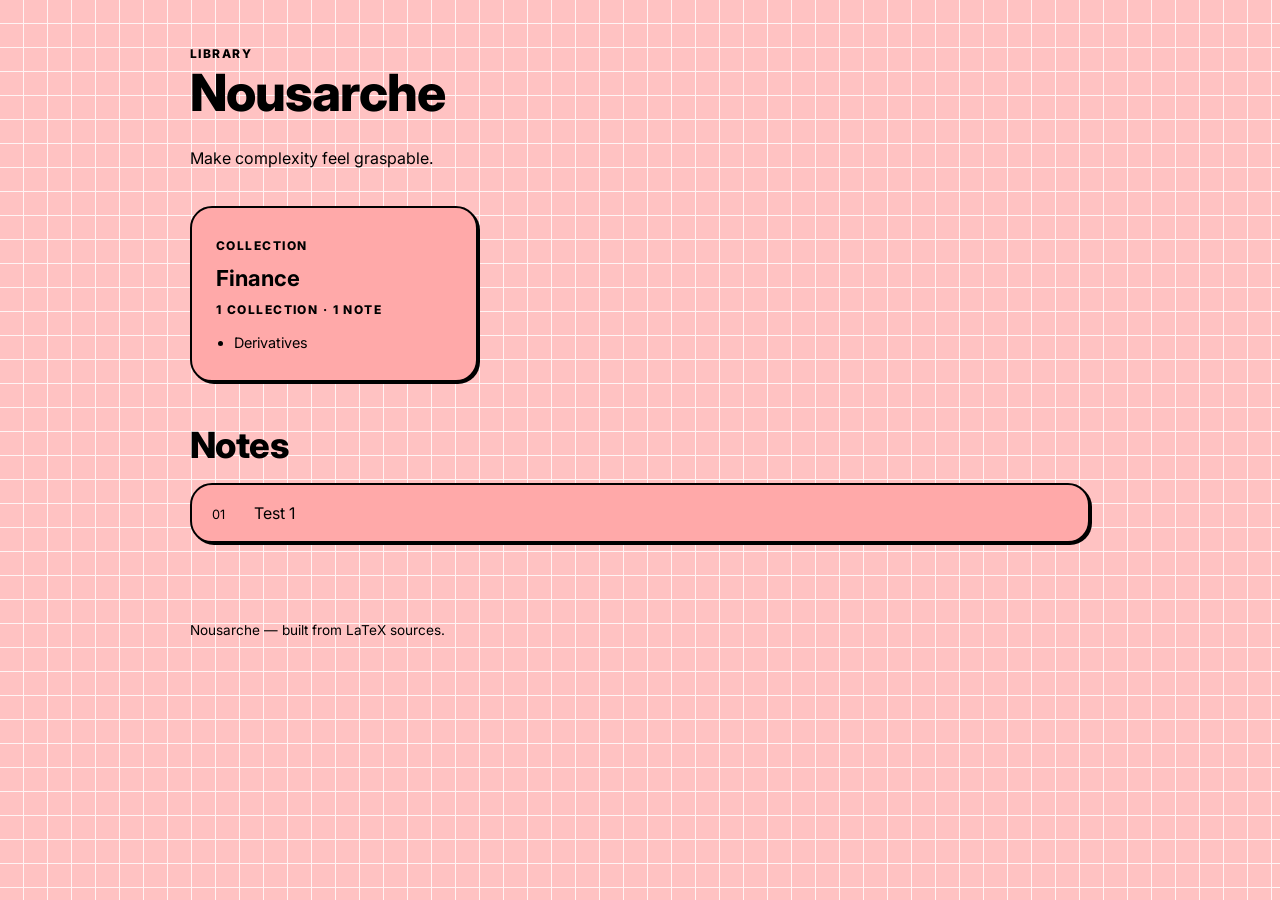
<file: index.html>
<!DOCTYPE html>
<html lang="en">
<head>
<meta charset="utf-8">
<meta name="viewport" content="width=device-width, initial-scale=1">
<title>Nousarche · Nousarche</title>
<link rel="stylesheet" href="nousarche.css">
</head>
<body>
<div class="page">
<header class="page-head"><span class="label">Library</span><h1>Nousarche</h1><p>Make complexity feel graspable.</p></header><div class="index-grid"><a class="card card--editorial card--link" href="Finance/index.html"><span class="label">Collection</span><h3 class="tile-title">Finance</h3><span class="tile-count">1 collection · 1 note</span><ul class="tile-peek"><li>Derivatives</li></ul></a></div><h2 style="margin-top:44px">Notes</h2><ol class="lesson-index"><li><a href="doc.html"><span class="lesson-index__n">01</span><span>Test 1</span></a></li></ol>
<footer class="page-foot">Nousarche — built from LaTeX sources.</footer>
</div>
</body>
</html>
</file>
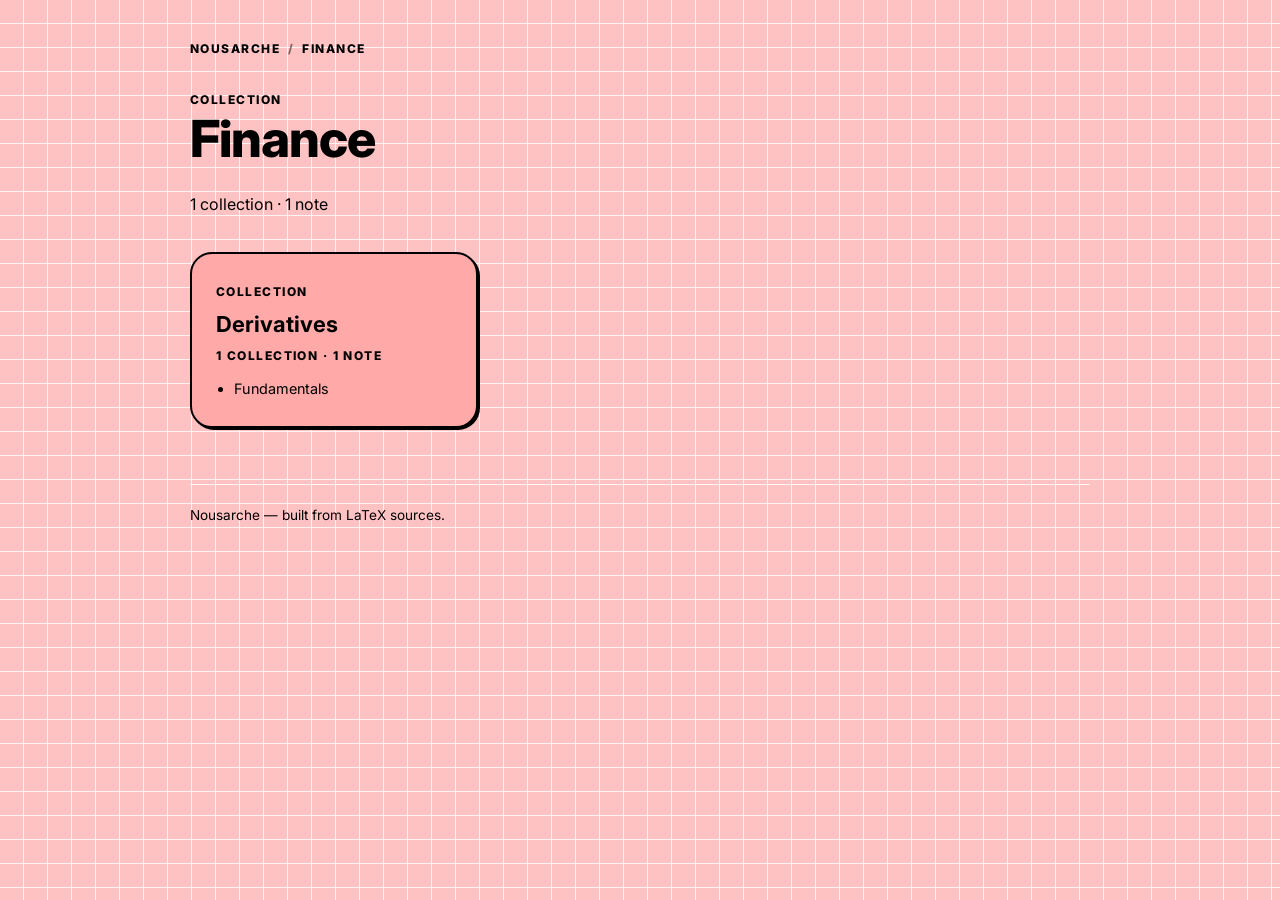
<file: Finance/index.html>
<!DOCTYPE html>
<html lang="en">
<head>
<meta charset="utf-8">
<meta name="viewport" content="width=device-width, initial-scale=1">
<title>Finance · Nousarche</title>
<link rel="stylesheet" href="../nousarche.css">
</head>
<body>
<div class="page">
<nav class="crumbs" aria-label="Breadcrumb"><a href="../index.html">Nousarche</a><span class="crumbs__sep" aria-hidden="true">/</span><span>Finance</span></nav><header class="page-head"><span class="label">Collection</span><h1>Finance</h1><p>1 collection · 1 note</p></header><div class="index-grid"><a class="card card--editorial card--link" href="Derivatives/index.html"><span class="label">Collection</span><h3 class="tile-title">Derivatives</h3><span class="tile-count">1 collection · 1 note</span><ul class="tile-peek"><li>Fundamentals</li></ul></a></div>
<footer class="page-foot">Nousarche — built from LaTeX sources.</footer>
</div>
</body>
</html>
</file>
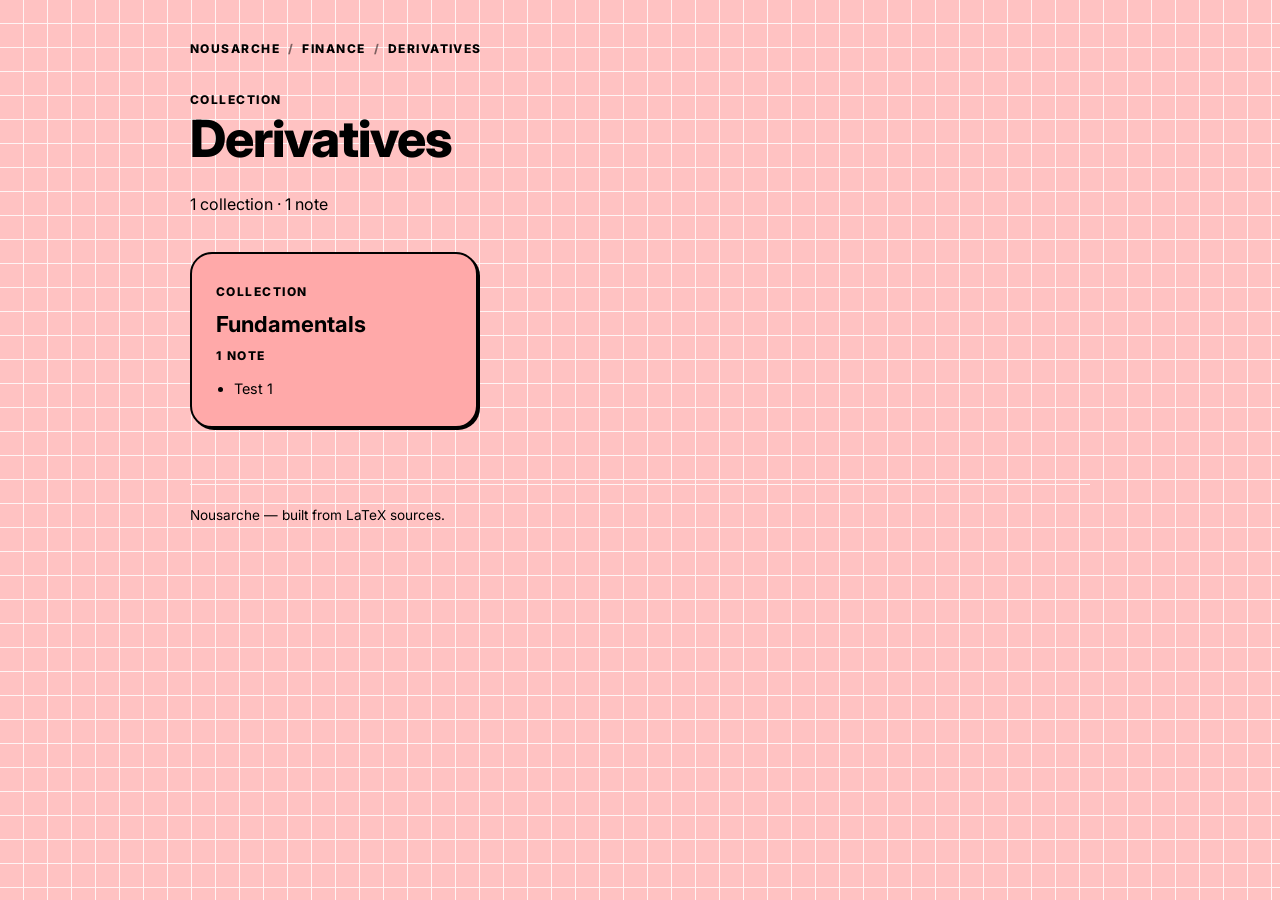
<file: Finance/Derivatives/index.html>
<!DOCTYPE html>
<html lang="en">
<head>
<meta charset="utf-8">
<meta name="viewport" content="width=device-width, initial-scale=1">
<title>Derivatives · Nousarche</title>
<link rel="stylesheet" href="../../nousarche.css">
</head>
<body>
<div class="page">
<nav class="crumbs" aria-label="Breadcrumb"><a href="../../index.html">Nousarche</a><span class="crumbs__sep" aria-hidden="true">/</span><a href="../index.html">Finance</a><span class="crumbs__sep" aria-hidden="true">/</span><span>Derivatives</span></nav><header class="page-head"><span class="label">Collection</span><h1>Derivatives</h1><p>1 collection · 1 note</p></header><div class="index-grid"><a class="card card--editorial card--link" href="fundamentals/index.html"><span class="label">Collection</span><h3 class="tile-title">Fundamentals</h3><span class="tile-count">1 note</span><ul class="tile-peek"><li>Test 1</li></ul></a></div>
<footer class="page-foot">Nousarche — built from LaTeX sources.</footer>
</div>
</body>
</html>
</file>
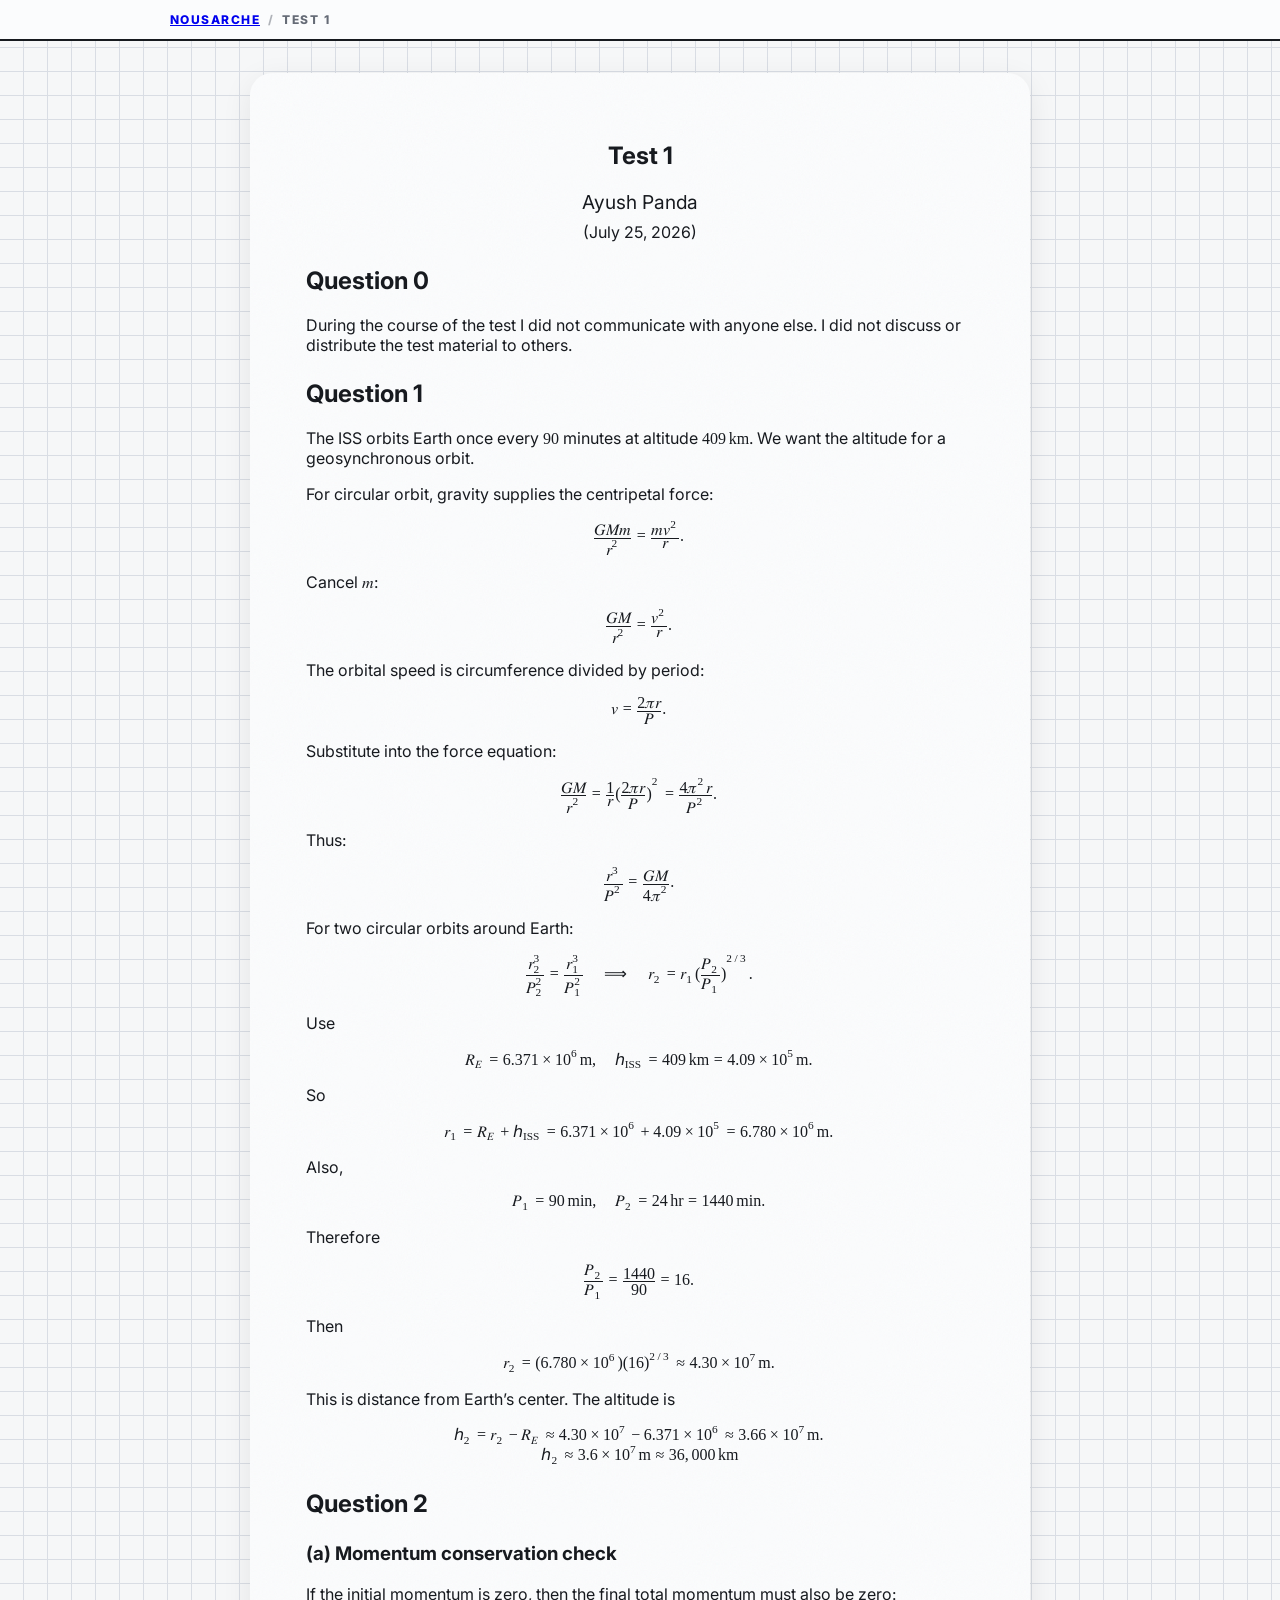
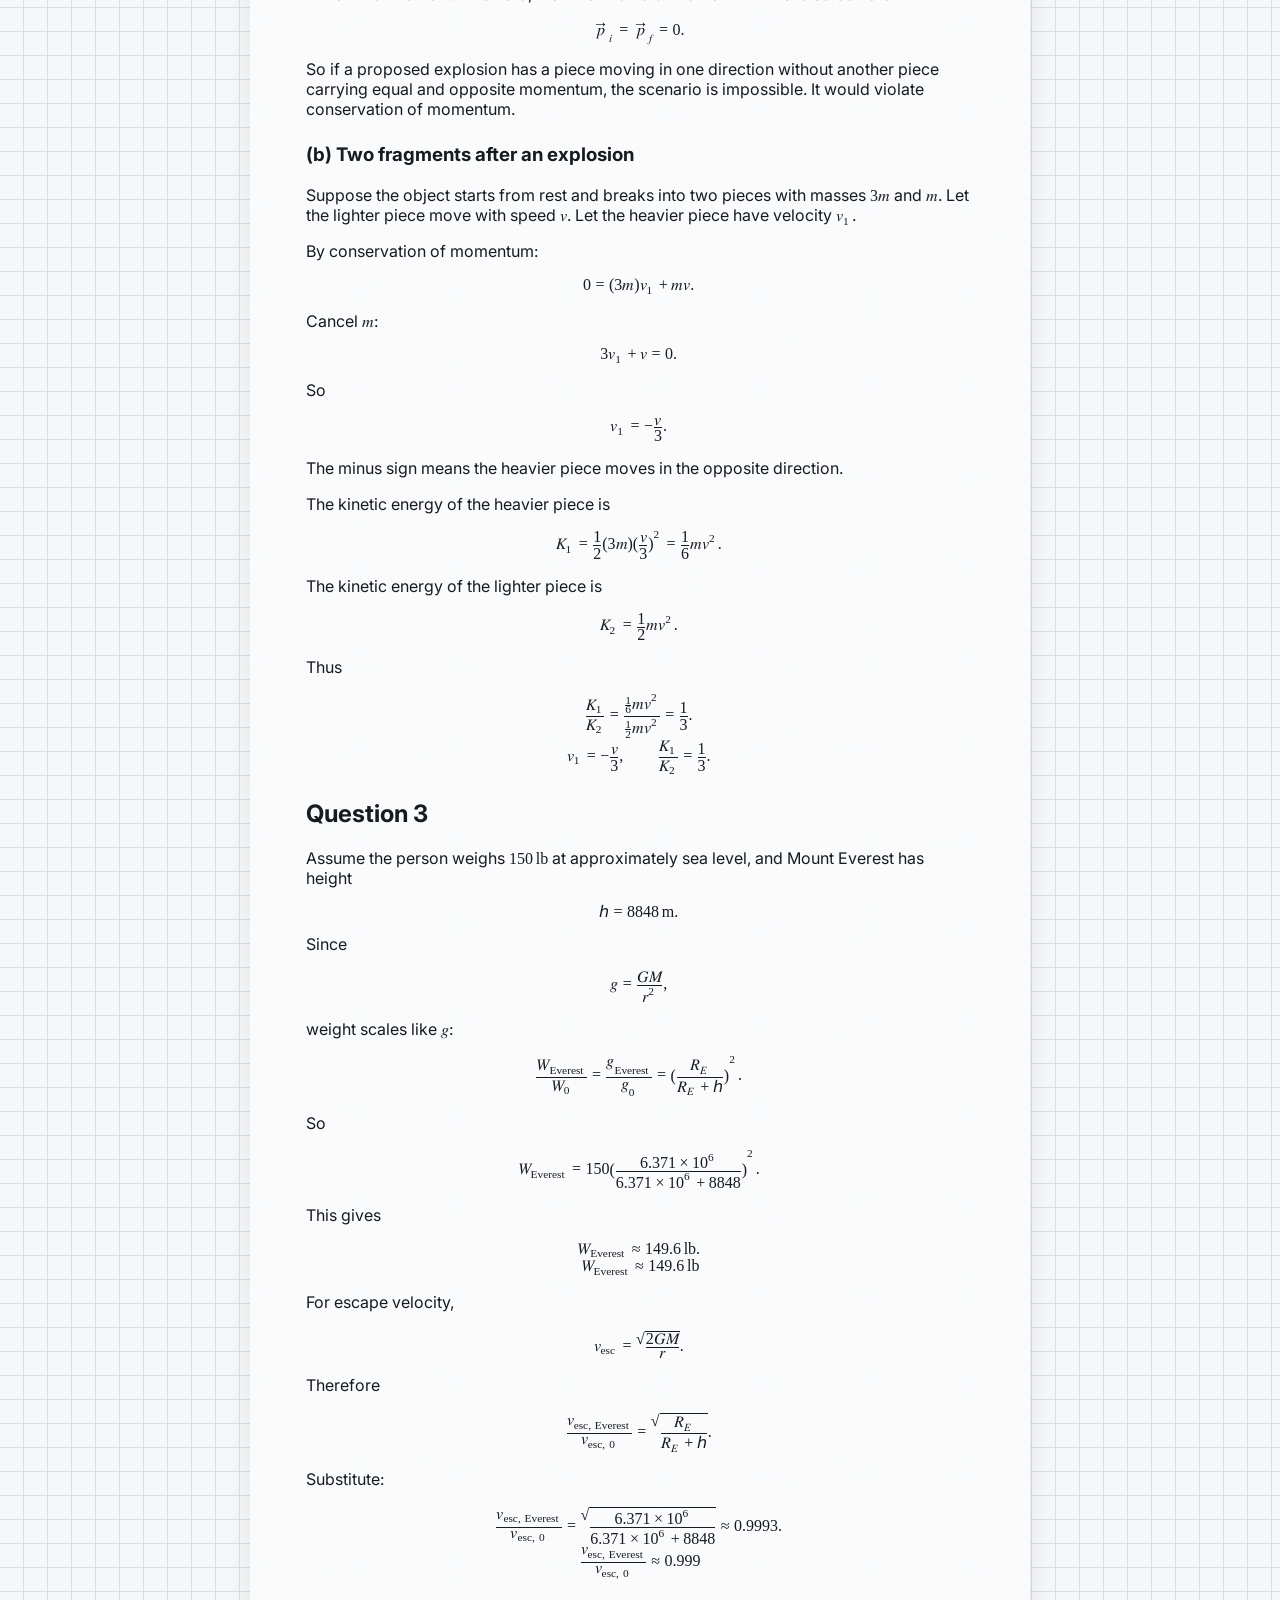
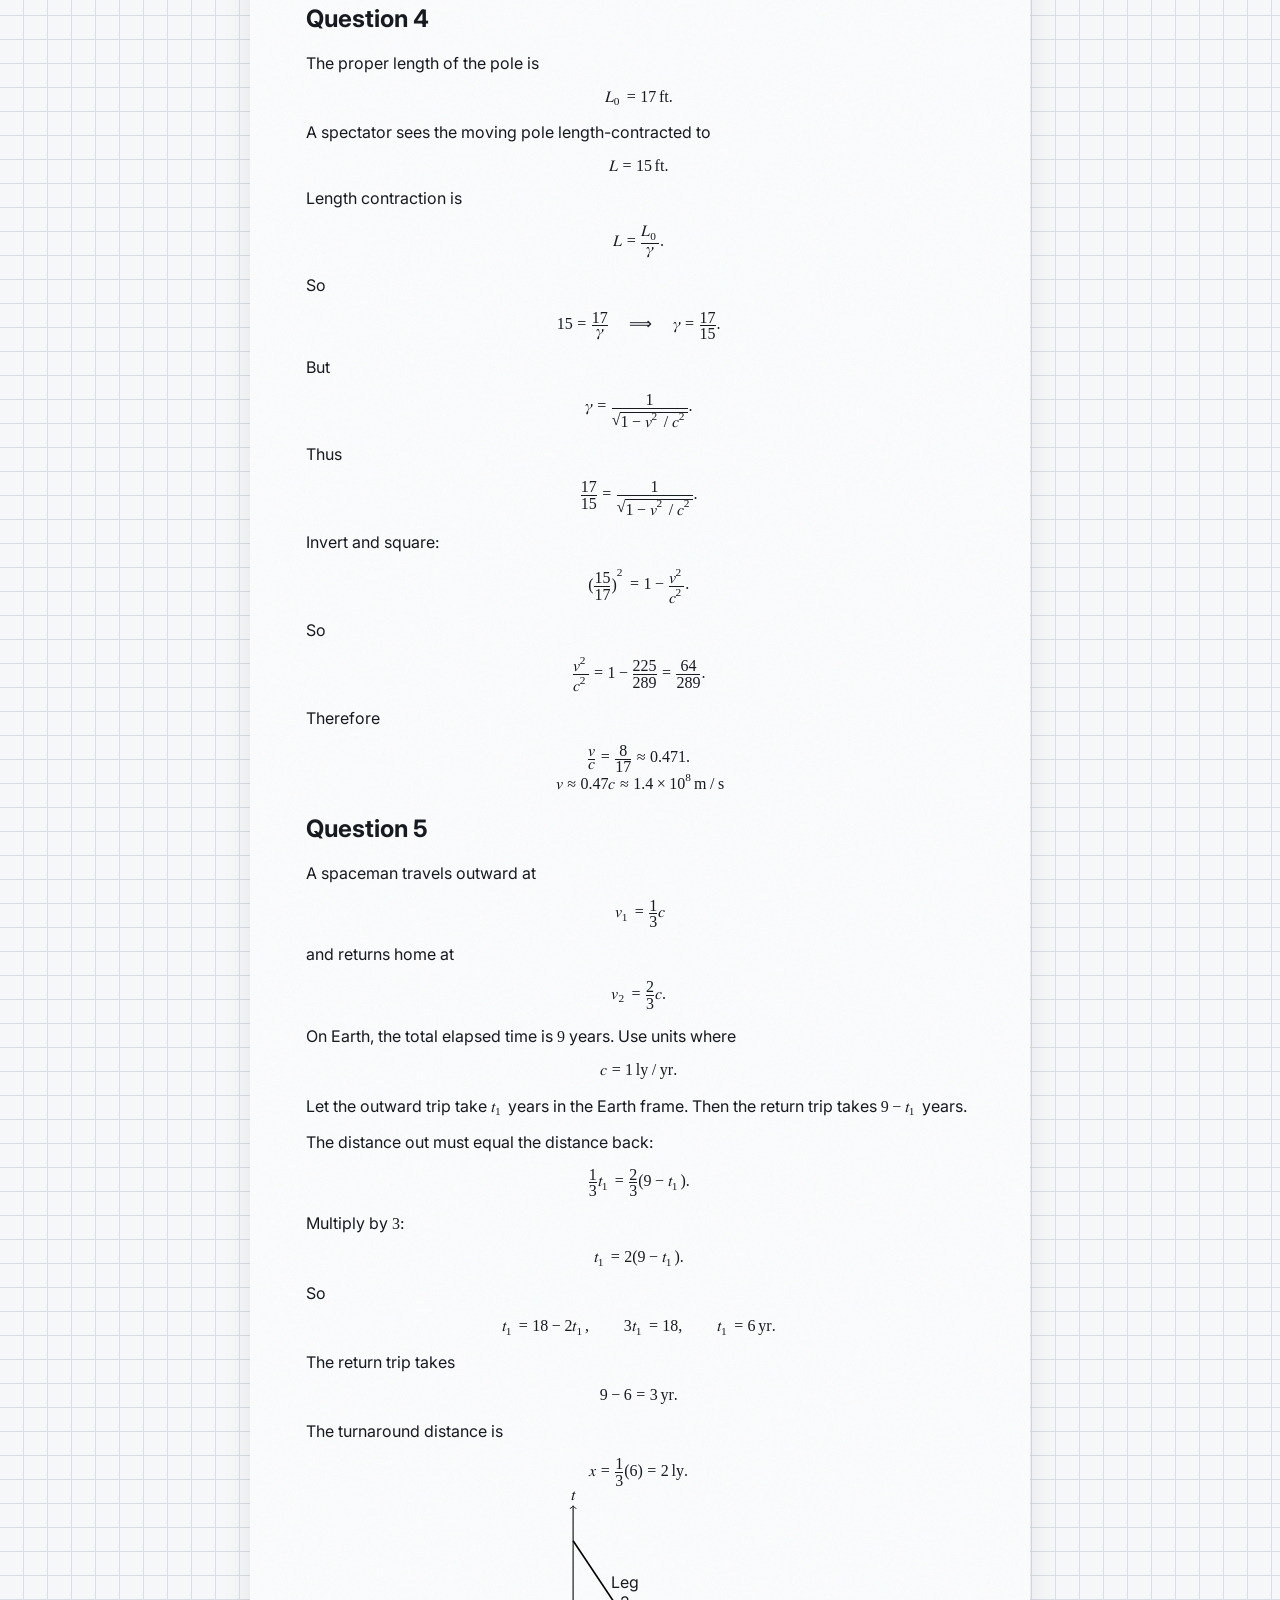
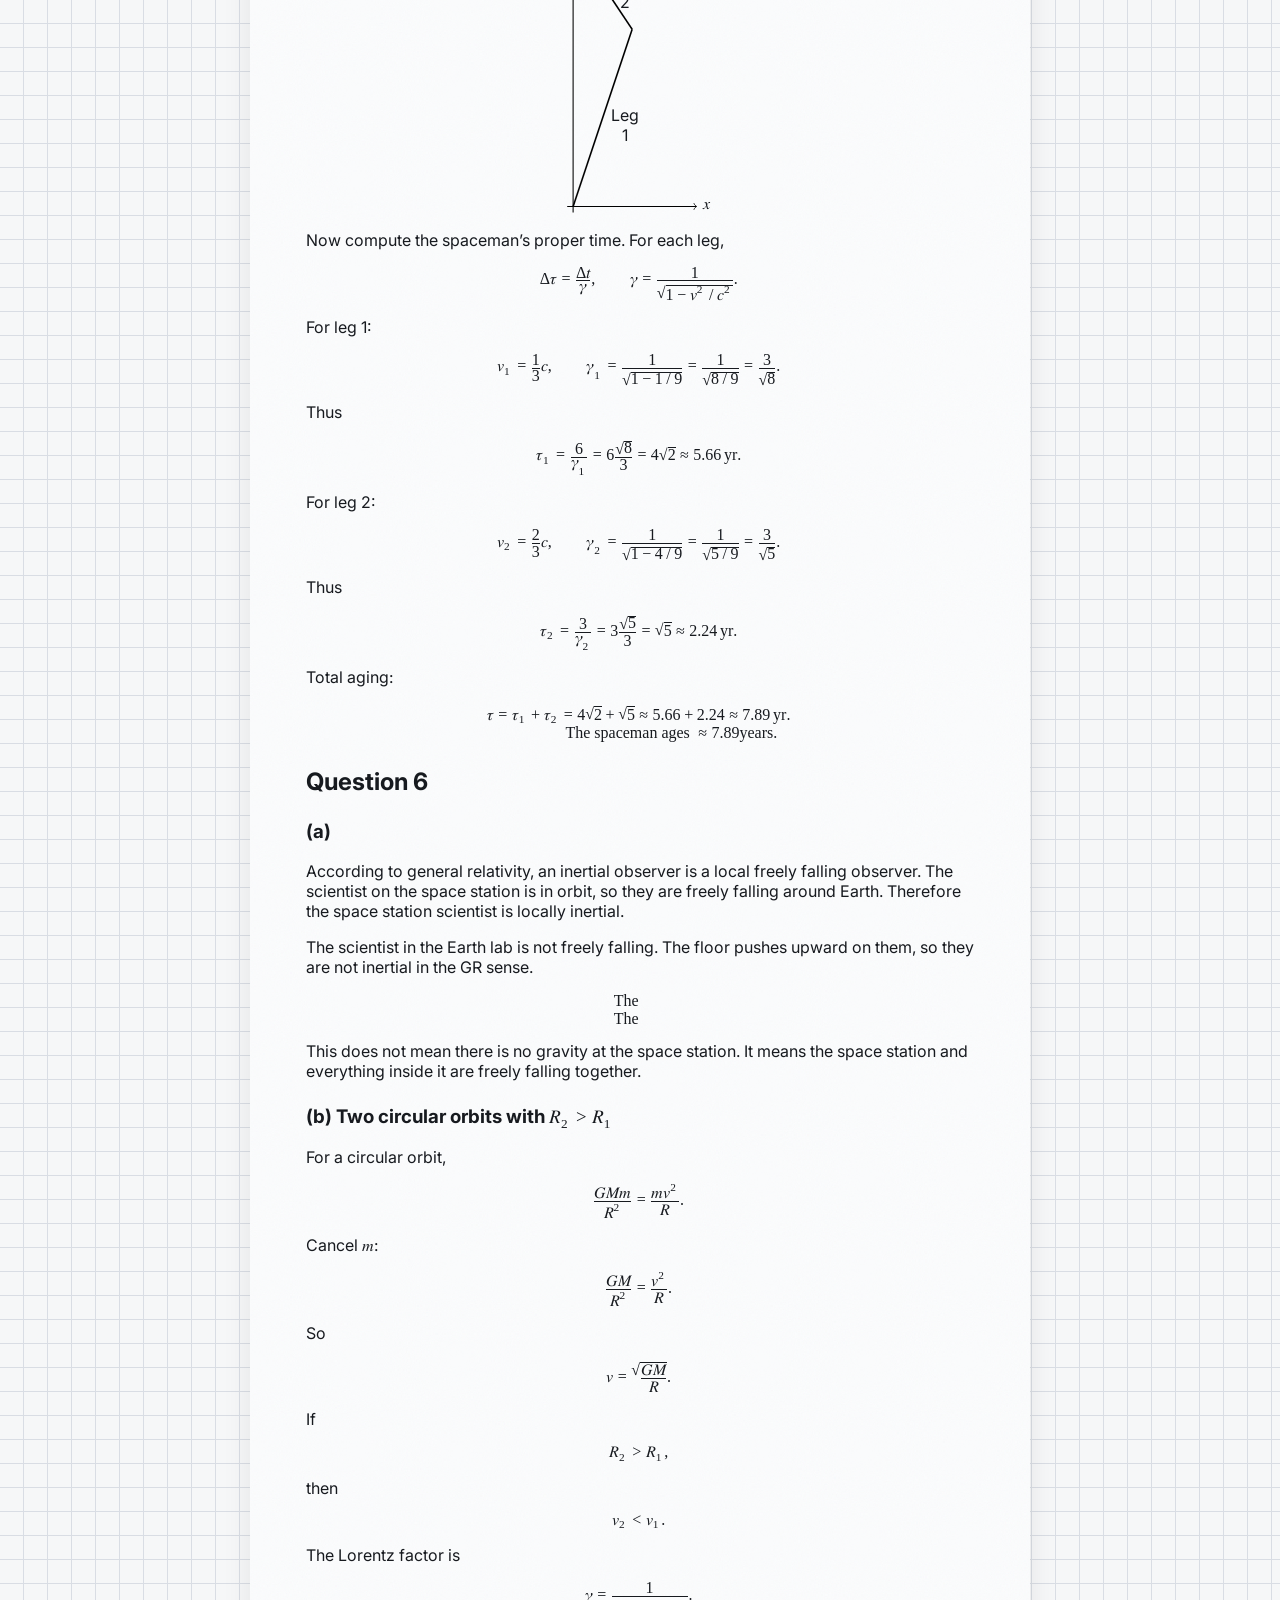
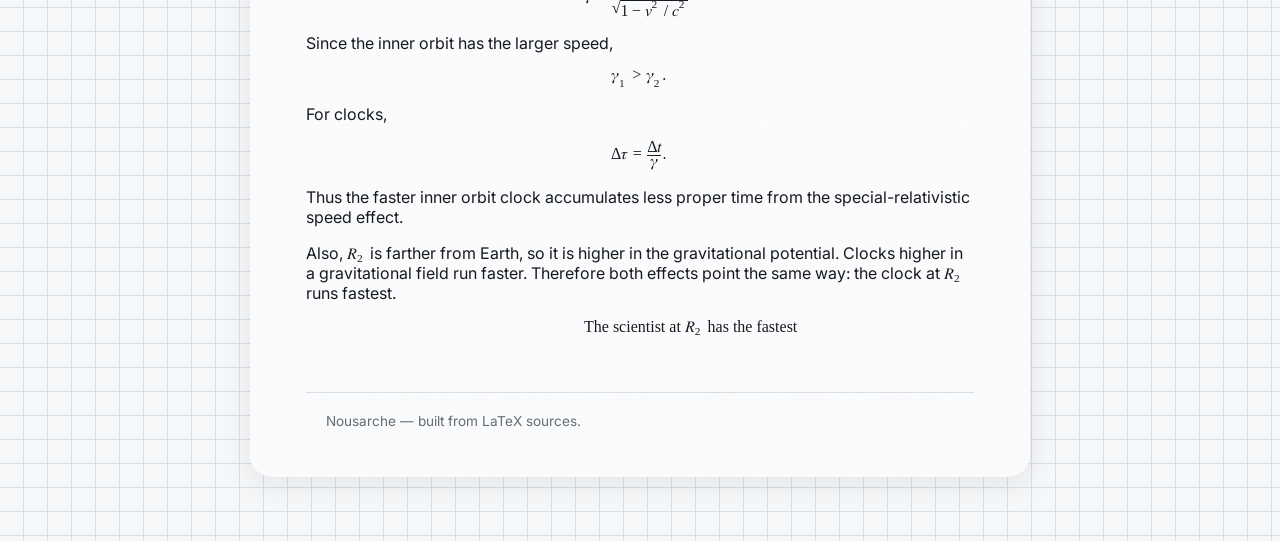
<file: doc.html>
<!DOCTYPE html><html lang="en">
<head>
<meta http-equiv="content-type" content="text/html; charset=UTF-8">
<title>Test 1</title>
<!--Generated on Sat Jul 25 18:07:37 2026 by LaTeXML (version 0.8.8) http://dlmf.nist.gov/LaTeXML/.-->
<!--Document created on July 25, 2026.-->

<link rel="stylesheet" href="LaTeXML.css" type="text/css">
<link rel="stylesheet" href="ltx-article.css" type="text/css">
<meta name="viewport" content="width=device-width, initial-scale=1, shrink-to-fit=no">
<link rel="stylesheet" href="Style/nousarche.css" type="text/css">
</head>
<body data-note="doc" data-collection="real" data-depth="0" class="note note--doc in--real">
<div class="lesson-bar"><nav class="crumbs" aria-label="Breadcrumb"><a href="index.html">Nousarche</a><span class="crumbs__sep" aria-hidden="true">/</span><span>Test 1</span></nav></div>

<div class="ltx_page_main">
<div class="ltx_page_content">
<article class="ltx_document ltx_authors_1line">
<h1 class="ltx_title ltx_title_document">Test 1</h1>
<div class="ltx_authors">
<span class="ltx_creator ltx_role_author">
<span class="ltx_personname">Ayush Panda
</span></span>
</div>
<div class="ltx_dates">(July 25, 2026)</div>

<section id="Sx1" class="ltx_section">
<h2 class="ltx_title ltx_title_section">Question 0</h2>

<div id="Sx1.p1" class="ltx_para ltx_noindent">
<p class="ltx_p">During the course of the test I did not communicate with anyone else. I did not discuss or
distribute the test material to others.</p>
</div>
</section>
<section id="Sx2" class="ltx_section">
<h2 class="ltx_title ltx_title_section">Question 1</h2>

<div id="Sx2.p1" class="ltx_para ltx_noindent">
<p class="ltx_p">The ISS orbits Earth once every <math id="Sx2.p1.m1" class="ltx_Math" alttext="90" display="inline"><mn>90</mn></math> minutes at altitude <math id="Sx2.p1.m2" class="ltx_Math" alttext="409\,\mathrm{km}" display="inline"><mrow><mn>409</mn><mo lspace="0.170em">⁢</mo><mi>km</mi></mrow></math>. We want the altitude for a geosynchronous orbit.</p>
</div>
<div id="Sx2.p2" class="ltx_para ltx_noindent">
<p class="ltx_p">For circular orbit, gravity supplies the centripetal force:</p>
<table id="Sx2.Ex1" class="ltx_equation ltx_eqn_table">

<tbody><tr class="ltx_equation ltx_eqn_row ltx_align_baseline">
<td class="ltx_eqn_cell ltx_eqn_center_padleft"></td>
<td class="ltx_eqn_cell ltx_align_center"><math id="Sx2.Ex1.m1" class="ltx_Math" alttext="\frac{GMm}{r^{2}}=\frac{mv^{2}}{r}." display="block"><mrow><mrow><mfrac><mrow><mi>G</mi><mo>⁢</mo><mi>M</mi><mo>⁢</mo><mi>m</mi></mrow><msup><mi>r</mi><mn>2</mn></msup></mfrac><mo>=</mo><mfrac><mrow><mi>m</mi><mo>⁢</mo><msup><mi>v</mi><mn>2</mn></msup></mrow><mi>r</mi></mfrac></mrow><mo lspace="0em">.</mo></mrow></math></td>
<td class="ltx_eqn_cell ltx_eqn_center_padright"></td>
</tr></tbody>
</table>
<p class="ltx_p">Cancel <math id="Sx2.p2.m1" class="ltx_Math" alttext="m" display="inline"><mi>m</mi></math>:</p>
<table id="Sx2.Ex2" class="ltx_equation ltx_eqn_table">

<tbody><tr class="ltx_equation ltx_eqn_row ltx_align_baseline">
<td class="ltx_eqn_cell ltx_eqn_center_padleft"></td>
<td class="ltx_eqn_cell ltx_align_center"><math id="Sx2.Ex2.m1" class="ltx_Math" alttext="\frac{GM}{r^{2}}=\frac{v^{2}}{r}." display="block"><mrow><mrow><mfrac><mrow><mi>G</mi><mo>⁢</mo><mi>M</mi></mrow><msup><mi>r</mi><mn>2</mn></msup></mfrac><mo>=</mo><mfrac><msup><mi>v</mi><mn>2</mn></msup><mi>r</mi></mfrac></mrow><mo lspace="0em">.</mo></mrow></math></td>
<td class="ltx_eqn_cell ltx_eqn_center_padright"></td>
</tr></tbody>
</table>
<p class="ltx_p">The orbital speed is circumference divided by period:</p>
<table id="Sx2.Ex3" class="ltx_equation ltx_eqn_table">

<tbody><tr class="ltx_equation ltx_eqn_row ltx_align_baseline">
<td class="ltx_eqn_cell ltx_eqn_center_padleft"></td>
<td class="ltx_eqn_cell ltx_align_center"><math id="Sx2.Ex3.m1" class="ltx_Math" alttext="v=\frac{2\pi r}{P}." display="block"><mrow><mrow><mi>v</mi><mo>=</mo><mfrac><mrow><mn>2</mn><mo>⁢</mo><mi>π</mi><mo>⁢</mo><mi>r</mi></mrow><mi>P</mi></mfrac></mrow><mo lspace="0em">.</mo></mrow></math></td>
<td class="ltx_eqn_cell ltx_eqn_center_padright"></td>
</tr></tbody>
</table>
<p class="ltx_p">Substitute into the force equation:</p>
<table id="Sx2.Ex4" class="ltx_equation ltx_eqn_table">

<tbody><tr class="ltx_equation ltx_eqn_row ltx_align_baseline">
<td class="ltx_eqn_cell ltx_eqn_center_padleft"></td>
<td class="ltx_eqn_cell ltx_align_center"><math id="Sx2.Ex4.m1" class="ltx_Math" alttext="\frac{GM}{r^{2}}=\frac{1}{r}\left(\frac{2\pi r}{P}\right)^{2}=\frac{4\pi^{2}r}%
{P^{2}}." display="block"><mrow><mrow><mfrac><mrow><mi>G</mi><mo>⁢</mo><mi>M</mi></mrow><msup><mi>r</mi><mn>2</mn></msup></mfrac><mo>=</mo><mrow><mfrac><mn>1</mn><mi>r</mi></mfrac><mo>⁢</mo><msup><mrow><mo>(</mo><mfrac><mrow><mn>2</mn><mo>⁢</mo><mi>π</mi><mo>⁢</mo><mi>r</mi></mrow><mi>P</mi></mfrac><mo>)</mo></mrow><mn>2</mn></msup></mrow><mo>=</mo><mfrac><mrow><mn>4</mn><mo>⁢</mo><msup><mi>π</mi><mn>2</mn></msup><mo>⁢</mo><mi>r</mi></mrow><msup><mi>P</mi><mn>2</mn></msup></mfrac></mrow><mo lspace="0em">.</mo></mrow></math></td>
<td class="ltx_eqn_cell ltx_eqn_center_padright"></td>
</tr></tbody>
</table>
<p class="ltx_p">Thus:</p>
<table id="Sx2.Ex5" class="ltx_equation ltx_eqn_table">

<tbody><tr class="ltx_equation ltx_eqn_row ltx_align_baseline">
<td class="ltx_eqn_cell ltx_eqn_center_padleft"></td>
<td class="ltx_eqn_cell ltx_align_center"><math id="Sx2.Ex5.m1" class="ltx_Math" alttext="\frac{r^{3}}{P^{2}}=\frac{GM}{4\pi^{2}}." display="block"><mrow><mrow><mfrac><msup><mi>r</mi><mn>3</mn></msup><msup><mi>P</mi><mn>2</mn></msup></mfrac><mo>=</mo><mfrac><mrow><mi>G</mi><mo>⁢</mo><mi>M</mi></mrow><mrow><mn>4</mn><mo>⁢</mo><msup><mi>π</mi><mn>2</mn></msup></mrow></mfrac></mrow><mo lspace="0em">.</mo></mrow></math></td>
<td class="ltx_eqn_cell ltx_eqn_center_padright"></td>
</tr></tbody>
</table>
<p class="ltx_p">For two circular orbits around Earth:</p>
<table id="Sx2.Ex6" class="ltx_equation ltx_eqn_table">

<tbody><tr class="ltx_equation ltx_eqn_row ltx_align_baseline">
<td class="ltx_eqn_cell ltx_eqn_center_padleft"></td>
<td class="ltx_eqn_cell ltx_align_center"><math id="Sx2.Ex6.m1" class="ltx_Math" alttext="\frac{r_{2}^{3}}{P_{2}^{2}}=\frac{r_{1}^{3}}{P_{1}^{2}}\quad\Longrightarrow%
\quad r_{2}=r_{1}\left(\frac{P_{2}}{P_{1}}\right)^{2/3}." display="block"><mrow><mrow><mrow><mfrac><msubsup><mi>r</mi><mn>2</mn><mn>3</mn></msubsup><msubsup><mi>P</mi><mn>2</mn><mn>2</mn></msubsup></mfrac><mo>=</mo><mrow><mfrac><msubsup><mi>r</mi><mn>1</mn><mn>3</mn></msubsup><msubsup><mi>P</mi><mn>1</mn><mn>2</mn></msubsup></mfrac><mspace width="1em"></mspace><mo stretchy="false">⟹</mo></mrow></mrow><mspace width="1em"></mspace><mrow><msub><mi>r</mi><mn>2</mn></msub><mo>=</mo><mrow><msub><mi>r</mi><mn>1</mn></msub><mo>⁢</mo><msup><mrow><mo>(</mo><mfrac><msub><mi>P</mi><mn>2</mn></msub><msub><mi>P</mi><mn>1</mn></msub></mfrac><mo>)</mo></mrow><mrow><mn>2</mn><mo>/</mo><mn>3</mn></mrow></msup></mrow></mrow></mrow><mo lspace="0em">.</mo></mrow></math></td>
<td class="ltx_eqn_cell ltx_eqn_center_padright"></td>
</tr></tbody>
</table>
</div>
<div id="Sx2.p3" class="ltx_para ltx_noindent">
<p class="ltx_p">Use</p>
<table id="Sx2.Ex7" class="ltx_equation ltx_eqn_table">

<tbody><tr class="ltx_equation ltx_eqn_row ltx_align_baseline">
<td class="ltx_eqn_cell ltx_eqn_center_padleft"></td>
<td class="ltx_eqn_cell ltx_align_center"><math id="Sx2.Ex7.m1" class="ltx_Math" alttext="R_{E}=6.371\times 10^{6}\,\mathrm{m},\quad h_{\rm ISS}=409\,\mathrm{km}=4.09%
\times 10^{5}\,\mathrm{m}." display="block"><mrow><mrow><mrow><msub><mi>R</mi><mi>E</mi></msub><mo>=</mo><mrow><mrow><mn>6.371</mn><mo lspace="0.222em" rspace="0.222em">×</mo><msup><mn>10</mn><mn>6</mn></msup></mrow><mo>⁢</mo><mi mathvariant="normal">m</mi></mrow></mrow><mo rspace="1.167em">,</mo><mrow><msub><mi>h</mi><mi>ISS</mi></msub><mo>=</mo><mrow><mn>409</mn><mo lspace="0.170em">⁢</mo><mi>km</mi></mrow><mo>=</mo><mrow><mrow><mn>4.09</mn><mo lspace="0.222em" rspace="0.222em">×</mo><msup><mn>10</mn><mn>5</mn></msup></mrow><mo>⁢</mo><mi mathvariant="normal">m</mi></mrow></mrow></mrow><mo lspace="0em">.</mo></mrow></math></td>
<td class="ltx_eqn_cell ltx_eqn_center_padright"></td>
</tr></tbody>
</table>
<p class="ltx_p">So</p>
<table id="Sx2.Ex8" class="ltx_equation ltx_eqn_table">

<tbody><tr class="ltx_equation ltx_eqn_row ltx_align_baseline">
<td class="ltx_eqn_cell ltx_eqn_center_padleft"></td>
<td class="ltx_eqn_cell ltx_align_center"><math id="Sx2.Ex8.m1" class="ltx_Math" alttext="r_{1}=R_{E}+h_{\rm ISS}=6.371\times 10^{6}+4.09\times 10^{5}=6.780\times 10^{6%
}\,\mathrm{m}." display="block"><mrow><mrow><msub><mi>r</mi><mn>1</mn></msub><mo>=</mo><mrow><msub><mi>R</mi><mi>E</mi></msub><mo>+</mo><msub><mi>h</mi><mi>ISS</mi></msub></mrow><mo>=</mo><mrow><mrow><mn>6.371</mn><mo lspace="0.222em" rspace="0.222em">×</mo><msup><mn>10</mn><mn>6</mn></msup></mrow><mo>+</mo><mrow><mn>4.09</mn><mo lspace="0.222em" rspace="0.222em">×</mo><msup><mn>10</mn><mn>5</mn></msup></mrow></mrow><mo>=</mo><mrow><mrow><mn>6.780</mn><mo lspace="0.222em" rspace="0.222em">×</mo><msup><mn>10</mn><mn>6</mn></msup></mrow><mo>⁢</mo><mi mathvariant="normal">m</mi></mrow></mrow><mo lspace="0em">.</mo></mrow></math></td>
<td class="ltx_eqn_cell ltx_eqn_center_padright"></td>
</tr></tbody>
</table>
<p class="ltx_p">Also,</p>
<table id="Sx2.Ex9" class="ltx_equation ltx_eqn_table">

<tbody><tr class="ltx_equation ltx_eqn_row ltx_align_baseline">
<td class="ltx_eqn_cell ltx_eqn_center_padleft"></td>
<td class="ltx_eqn_cell ltx_align_center"><math id="Sx2.Ex9.m1" class="ltx_Math" alttext="P_{1}=90\,\mathrm{min},\quad P_{2}=24\,\mathrm{hr}=1440\,\mathrm{min}." display="block"><mrow><mrow><mrow><msub><mi>P</mi><mn>1</mn></msub><mo>=</mo><mrow><mn>90</mn><mo lspace="0.170em">⁢</mo><mi>min</mi></mrow></mrow><mo rspace="1.167em">,</mo><mrow><msub><mi>P</mi><mn>2</mn></msub><mo>=</mo><mrow><mn>24</mn><mo lspace="0.170em">⁢</mo><mi>hr</mi></mrow><mo>=</mo><mrow><mn>1440</mn><mo lspace="0.170em">⁢</mo><mi>min</mi></mrow></mrow></mrow><mo lspace="0em">.</mo></mrow></math></td>
<td class="ltx_eqn_cell ltx_eqn_center_padright"></td>
</tr></tbody>
</table>
<p class="ltx_p">Therefore</p>
<table id="Sx2.Ex10" class="ltx_equation ltx_eqn_table">

<tbody><tr class="ltx_equation ltx_eqn_row ltx_align_baseline">
<td class="ltx_eqn_cell ltx_eqn_center_padleft"></td>
<td class="ltx_eqn_cell ltx_align_center"><math id="Sx2.Ex10.m1" class="ltx_Math" alttext="\frac{P_{2}}{P_{1}}=\frac{1440}{90}=16." display="block"><mrow><mrow><mfrac><msub><mi>P</mi><mn>2</mn></msub><msub><mi>P</mi><mn>1</mn></msub></mfrac><mo>=</mo><mfrac><mn>1440</mn><mn>90</mn></mfrac><mo>=</mo><mn>16</mn></mrow><mo lspace="0em">.</mo></mrow></math></td>
<td class="ltx_eqn_cell ltx_eqn_center_padright"></td>
</tr></tbody>
</table>
<p class="ltx_p">Then</p>
<table id="Sx2.Ex11" class="ltx_equation ltx_eqn_table">

<tbody><tr class="ltx_equation ltx_eqn_row ltx_align_baseline">
<td class="ltx_eqn_cell ltx_eqn_center_padleft"></td>
<td class="ltx_eqn_cell ltx_align_center"><math id="Sx2.Ex11.m1" class="ltx_Math" alttext="r_{2}=(6.780\times 10^{6})(16)^{2/3}\approx 4.30\times 10^{7}\,\mathrm{m}." display="block"><mrow><mrow><msub><mi>r</mi><mn>2</mn></msub><mo>=</mo><mrow><mrow><mo stretchy="false">(</mo><mrow><mn>6.780</mn><mo lspace="0.222em" rspace="0.222em">×</mo><msup><mn>10</mn><mn>6</mn></msup></mrow><mo stretchy="false">)</mo></mrow><mo>⁢</mo><msup><mrow><mo stretchy="false">(</mo><mn>16</mn><mo stretchy="false">)</mo></mrow><mrow><mn>2</mn><mo>/</mo><mn>3</mn></mrow></msup></mrow><mo>≈</mo><mrow><mrow><mn>4.30</mn><mo lspace="0.222em" rspace="0.222em">×</mo><msup><mn>10</mn><mn>7</mn></msup></mrow><mo>⁢</mo><mi mathvariant="normal">m</mi></mrow></mrow><mo lspace="0em">.</mo></mrow></math></td>
<td class="ltx_eqn_cell ltx_eqn_center_padright"></td>
</tr></tbody>
</table>
<p class="ltx_p">This is distance from Earth’s center. The altitude is</p>
<table id="Sx2.Ex12" class="ltx_equation ltx_eqn_table">

<tbody><tr class="ltx_equation ltx_eqn_row ltx_align_baseline">
<td class="ltx_eqn_cell ltx_eqn_center_padleft"></td>
<td class="ltx_eqn_cell ltx_align_center"><math id="Sx2.Ex12.m1" class="ltx_Math" alttext="h_{2}=r_{2}-R_{E}\approx 4.30\times 10^{7}-6.371\times 10^{6}\approx 3.66%
\times 10^{7}\,\mathrm{m}." display="block"><mrow><mrow><msub><mi>h</mi><mn>2</mn></msub><mo>=</mo><mrow><msub><mi>r</mi><mn>2</mn></msub><mo>−</mo><msub><mi>R</mi><mi>E</mi></msub></mrow><mo>≈</mo><mrow><mrow><mn>4.30</mn><mo lspace="0.222em" rspace="0.222em">×</mo><msup><mn>10</mn><mn>7</mn></msup></mrow><mo>−</mo><mrow><mn>6.371</mn><mo lspace="0.222em" rspace="0.222em">×</mo><msup><mn>10</mn><mn>6</mn></msup></mrow></mrow><mo>≈</mo><mrow><mrow><mn>3.66</mn><mo lspace="0.222em" rspace="0.222em">×</mo><msup><mn>10</mn><mn>7</mn></msup></mrow><mo>⁢</mo><mi mathvariant="normal">m</mi></mrow></mrow><mo lspace="0em">.</mo></mrow></math></td>
<td class="ltx_eqn_cell ltx_eqn_center_padright"></td>
</tr></tbody>
</table>
</div>
<div id="Sx2.p4" class="ltx_para ltx_noindent">
<table id="Sx2.Ex13" class="ltx_equation ltx_eqn_table">

<tbody><tr class="ltx_equation ltx_eqn_row ltx_align_baseline">
<td class="ltx_eqn_cell ltx_eqn_center_padleft"></td>
<td class="ltx_eqn_cell ltx_align_center"><math id="Sx2.Ex13.m1" class="ltx_Math" alttext="\boxed{h_{2}\approx 3.6\times 10^{7}\,\mathrm{m}\approx 36{,}000\,\mathrm{km}}" display="block"><menclose notation="box"><mrow><mrow><msub><mi>h</mi><mn>2</mn></msub><mo>≈</mo><mrow><mrow><mn>3.6</mn><mo lspace="0.222em" rspace="0.222em">×</mo><msup><mn>10</mn><mn>7</mn></msup></mrow><mo>⁢</mo><mi mathvariant="normal">m</mi></mrow><mo>≈</mo><mn>36</mn></mrow><mo>,</mo><mrow><mn>000</mn><mo lspace="0.170em">⁢</mo><mi>km</mi></mrow></mrow></menclose></math></td>
<td class="ltx_eqn_cell ltx_eqn_center_padright"></td>
</tr></tbody>
</table>
</div>
</section>
<section id="Sx3" class="ltx_section">
<h2 class="ltx_title ltx_title_section">Question 2</h2>

<section id="Sx3.SSx1" class="ltx_subsection">
<h3 class="ltx_title ltx_title_subsection">(a) Momentum conservation check</h3>

<div id="Sx3.SSx1.p1" class="ltx_para ltx_noindent">
<p class="ltx_p">If the initial momentum is zero, then the final total momentum must also be zero:</p>
<table id="Sx3.Ex14" class="ltx_equation ltx_eqn_table">

<tbody><tr class="ltx_equation ltx_eqn_row ltx_align_baseline">
<td class="ltx_eqn_cell ltx_eqn_center_padleft"></td>
<td class="ltx_eqn_cell ltx_align_center"><math id="Sx3.Ex14.m1" class="ltx_Math" alttext="\vec{p}_{i}=\vec{p}_{f}=0." display="block"><mrow><mrow><msub><mover accent="true"><mi>p</mi><mo stretchy="false">→</mo></mover><mi>i</mi></msub><mo>=</mo><msub><mover accent="true"><mi>p</mi><mo stretchy="false">→</mo></mover><mi>f</mi></msub><mo>=</mo><mn>0</mn></mrow><mo lspace="0em">.</mo></mrow></math></td>
<td class="ltx_eqn_cell ltx_eqn_center_padright"></td>
</tr></tbody>
</table>
<p class="ltx_p">So if a proposed explosion has a piece moving in one direction without another piece carrying equal and opposite momentum, the scenario is impossible. It would violate conservation of momentum.</p>
</div>
</section>
<section id="Sx3.SSx2" class="ltx_subsection">
<h3 class="ltx_title ltx_title_subsection">(b) Two fragments after an explosion</h3>

<div id="Sx3.SSx2.p1" class="ltx_para ltx_noindent">
<p class="ltx_p">Suppose the object starts from rest and breaks into two pieces with masses <math id="Sx3.SSx2.p1.m1" class="ltx_Math" alttext="3m" display="inline"><mrow><mn>3</mn><mo>⁢</mo><mi>m</mi></mrow></math> and <math id="Sx3.SSx2.p1.m2" class="ltx_Math" alttext="m" display="inline"><mi>m</mi></math>. Let the lighter piece move with speed <math id="Sx3.SSx2.p1.m3" class="ltx_Math" alttext="v" display="inline"><mi>v</mi></math>. Let the heavier piece have velocity <math id="Sx3.SSx2.p1.m4" class="ltx_Math" alttext="v_{1}" display="inline"><msub><mi>v</mi><mn>1</mn></msub></math>.</p>
</div>
<div id="Sx3.SSx2.p2" class="ltx_para ltx_noindent">
<p class="ltx_p">By conservation of momentum:</p>
<table id="Sx3.Ex15" class="ltx_equation ltx_eqn_table">

<tbody><tr class="ltx_equation ltx_eqn_row ltx_align_baseline">
<td class="ltx_eqn_cell ltx_eqn_center_padleft"></td>
<td class="ltx_eqn_cell ltx_align_center"><math id="Sx3.Ex15.m1" class="ltx_Math" alttext="0=(3m)v_{1}+mv." display="block"><mrow><mrow><mn>0</mn><mo>=</mo><mrow><mrow><mrow><mo stretchy="false">(</mo><mrow><mn>3</mn><mo>⁢</mo><mi>m</mi></mrow><mo stretchy="false">)</mo></mrow><mo>⁢</mo><msub><mi>v</mi><mn>1</mn></msub></mrow><mo>+</mo><mrow><mi>m</mi><mo>⁢</mo><mi>v</mi></mrow></mrow></mrow><mo lspace="0em">.</mo></mrow></math></td>
<td class="ltx_eqn_cell ltx_eqn_center_padright"></td>
</tr></tbody>
</table>
<p class="ltx_p">Cancel <math id="Sx3.SSx2.p2.m1" class="ltx_Math" alttext="m" display="inline"><mi>m</mi></math>:</p>
<table id="Sx3.Ex16" class="ltx_equation ltx_eqn_table">

<tbody><tr class="ltx_equation ltx_eqn_row ltx_align_baseline">
<td class="ltx_eqn_cell ltx_eqn_center_padleft"></td>
<td class="ltx_eqn_cell ltx_align_center"><math id="Sx3.Ex16.m1" class="ltx_Math" alttext="3v_{1}+v=0." display="block"><mrow><mrow><mrow><mrow><mn>3</mn><mo>⁢</mo><msub><mi>v</mi><mn>1</mn></msub></mrow><mo>+</mo><mi>v</mi></mrow><mo>=</mo><mn>0</mn></mrow><mo lspace="0em">.</mo></mrow></math></td>
<td class="ltx_eqn_cell ltx_eqn_center_padright"></td>
</tr></tbody>
</table>
<p class="ltx_p">So</p>
<table id="Sx3.Ex17" class="ltx_equation ltx_eqn_table">

<tbody><tr class="ltx_equation ltx_eqn_row ltx_align_baseline">
<td class="ltx_eqn_cell ltx_eqn_center_padleft"></td>
<td class="ltx_eqn_cell ltx_align_center"><math id="Sx3.Ex17.m1" class="ltx_Math" alttext="v_{1}=-\frac{v}{3}." display="block"><mrow><mrow><msub><mi>v</mi><mn>1</mn></msub><mo>=</mo><mrow><mo>−</mo><mfrac><mi>v</mi><mn>3</mn></mfrac></mrow></mrow><mo lspace="0em">.</mo></mrow></math></td>
<td class="ltx_eqn_cell ltx_eqn_center_padright"></td>
</tr></tbody>
</table>
<p class="ltx_p">The minus sign means the heavier piece moves in the opposite direction.</p>
</div>
<div id="Sx3.SSx2.p3" class="ltx_para ltx_noindent">
<p class="ltx_p">The kinetic energy of the heavier piece is</p>
<table id="Sx3.Ex18" class="ltx_equation ltx_eqn_table">

<tbody><tr class="ltx_equation ltx_eqn_row ltx_align_baseline">
<td class="ltx_eqn_cell ltx_eqn_center_padleft"></td>
<td class="ltx_eqn_cell ltx_align_center"><math id="Sx3.Ex18.m1" class="ltx_Math" alttext="K_{1}=\frac{1}{2}(3m)\left(\frac{v}{3}\right)^{2}=\frac{1}{6}mv^{2}." display="block"><mrow><mrow><msub><mi>K</mi><mn>1</mn></msub><mo>=</mo><mrow><mfrac><mn>1</mn><mn>2</mn></mfrac><mo>⁢</mo><mrow><mo stretchy="false">(</mo><mrow><mn>3</mn><mo>⁢</mo><mi>m</mi></mrow><mo stretchy="false">)</mo></mrow><mo>⁢</mo><msup><mrow><mo>(</mo><mfrac><mi>v</mi><mn>3</mn></mfrac><mo>)</mo></mrow><mn>2</mn></msup></mrow><mo>=</mo><mrow><mfrac><mn>1</mn><mn>6</mn></mfrac><mo>⁢</mo><mi>m</mi><mo>⁢</mo><msup><mi>v</mi><mn>2</mn></msup></mrow></mrow><mo lspace="0em">.</mo></mrow></math></td>
<td class="ltx_eqn_cell ltx_eqn_center_padright"></td>
</tr></tbody>
</table>
<p class="ltx_p">The kinetic energy of the lighter piece is</p>
<table id="Sx3.Ex19" class="ltx_equation ltx_eqn_table">

<tbody><tr class="ltx_equation ltx_eqn_row ltx_align_baseline">
<td class="ltx_eqn_cell ltx_eqn_center_padleft"></td>
<td class="ltx_eqn_cell ltx_align_center"><math id="Sx3.Ex19.m1" class="ltx_Math" alttext="K_{2}=\frac{1}{2}mv^{2}." display="block"><mrow><mrow><msub><mi>K</mi><mn>2</mn></msub><mo>=</mo><mrow><mfrac><mn>1</mn><mn>2</mn></mfrac><mo>⁢</mo><mi>m</mi><mo>⁢</mo><msup><mi>v</mi><mn>2</mn></msup></mrow></mrow><mo lspace="0em">.</mo></mrow></math></td>
<td class="ltx_eqn_cell ltx_eqn_center_padright"></td>
</tr></tbody>
</table>
<p class="ltx_p">Thus</p>
<table id="Sx3.Ex20" class="ltx_equation ltx_eqn_table">

<tbody><tr class="ltx_equation ltx_eqn_row ltx_align_baseline">
<td class="ltx_eqn_cell ltx_eqn_center_padleft"></td>
<td class="ltx_eqn_cell ltx_align_center"><math id="Sx3.Ex20.m1" class="ltx_Math" alttext="\frac{K_{1}}{K_{2}}=\frac{\frac{1}{6}mv^{2}}{\frac{1}{2}mv^{2}}=\frac{1}{3}." display="block"><mrow><mrow><mfrac><msub><mi>K</mi><mn>1</mn></msub><msub><mi>K</mi><mn>2</mn></msub></mfrac><mo>=</mo><mfrac><mrow><mfrac><mn>1</mn><mn>6</mn></mfrac><mo>⁢</mo><mi>m</mi><mo>⁢</mo><msup><mi>v</mi><mn>2</mn></msup></mrow><mrow><mfrac><mn>1</mn><mn>2</mn></mfrac><mo>⁢</mo><mi>m</mi><mo>⁢</mo><msup><mi>v</mi><mn>2</mn></msup></mrow></mfrac><mo>=</mo><mfrac><mn>1</mn><mn>3</mn></mfrac></mrow><mo lspace="0em">.</mo></mrow></math></td>
<td class="ltx_eqn_cell ltx_eqn_center_padright"></td>
</tr></tbody>
</table>
</div>
<div id="Sx3.SSx2.p4" class="ltx_para ltx_noindent">
<table id="Sx3.Ex21" class="ltx_equation ltx_eqn_table">

<tbody><tr class="ltx_equation ltx_eqn_row ltx_align_baseline">
<td class="ltx_eqn_cell ltx_eqn_center_padleft"></td>
<td class="ltx_eqn_cell ltx_align_center"><math id="Sx3.Ex21.m1" class="ltx_Math" alttext="\boxed{v_{1}=-\frac{v}{3}},\qquad\boxed{\frac{K_{1}}{K_{2}}=\frac{1}{3}}." display="block"><mrow><mrow><menclose notation="box"><mrow><msub><mi>v</mi><mn>1</mn></msub><mo>=</mo><mrow><mo>−</mo><mfrac><mi>v</mi><mn>3</mn></mfrac></mrow></mrow></menclose><mo rspace="2.167em">,</mo><menclose notation="box"><mrow><mfrac><msub><mi>K</mi><mn>1</mn></msub><msub><mi>K</mi><mn>2</mn></msub></mfrac><mo>=</mo><mfrac><mn>1</mn><mn>3</mn></mfrac></mrow></menclose></mrow><mo lspace="0em">.</mo></mrow></math></td>
<td class="ltx_eqn_cell ltx_eqn_center_padright"></td>
</tr></tbody>
</table>
</div>
</section>
</section>
<section id="Sx4" class="ltx_section">
<h2 class="ltx_title ltx_title_section">Question 3</h2>

<div id="Sx4.p1" class="ltx_para ltx_noindent">
<p class="ltx_p">Assume the person weighs <math id="Sx4.p1.m1" class="ltx_Math" alttext="150\,\mathrm{lb}" display="inline"><mrow><mn>150</mn><mo lspace="0.170em">⁢</mo><mi>lb</mi></mrow></math> at approximately sea level, and Mount Everest has height</p>
<table id="Sx4.Ex22" class="ltx_equation ltx_eqn_table">

<tbody><tr class="ltx_equation ltx_eqn_row ltx_align_baseline">
<td class="ltx_eqn_cell ltx_eqn_center_padleft"></td>
<td class="ltx_eqn_cell ltx_align_center"><math id="Sx4.Ex22.m1" class="ltx_Math" alttext="h=8848\,\mathrm{m}." display="block"><mrow><mrow><mi>h</mi><mo>=</mo><mrow><mn>8848</mn><mo lspace="0.170em">⁢</mo><mi mathvariant="normal">m</mi></mrow></mrow><mo lspace="0em">.</mo></mrow></math></td>
<td class="ltx_eqn_cell ltx_eqn_center_padright"></td>
</tr></tbody>
</table>
<p class="ltx_p">Since</p>
<table id="Sx4.Ex23" class="ltx_equation ltx_eqn_table">

<tbody><tr class="ltx_equation ltx_eqn_row ltx_align_baseline">
<td class="ltx_eqn_cell ltx_eqn_center_padleft"></td>
<td class="ltx_eqn_cell ltx_align_center"><math id="Sx4.Ex23.m1" class="ltx_Math" alttext="g=\frac{GM}{r^{2}}," display="block"><mrow><mrow><mi>g</mi><mo>=</mo><mfrac><mrow><mi>G</mi><mo>⁢</mo><mi>M</mi></mrow><msup><mi>r</mi><mn>2</mn></msup></mfrac></mrow><mo>,</mo></mrow></math></td>
<td class="ltx_eqn_cell ltx_eqn_center_padright"></td>
</tr></tbody>
</table>
<p class="ltx_p">weight scales like <math id="Sx4.p1.m2" class="ltx_Math" alttext="g" display="inline"><mi>g</mi></math>:</p>
<table id="Sx4.Ex24" class="ltx_equation ltx_eqn_table">

<tbody><tr class="ltx_equation ltx_eqn_row ltx_align_baseline">
<td class="ltx_eqn_cell ltx_eqn_center_padleft"></td>
<td class="ltx_eqn_cell ltx_align_center"><math id="Sx4.Ex24.m1" class="ltx_Math" alttext="\frac{W_{\rm Everest}}{W_{0}}=\frac{g_{\rm Everest}}{g_{0}}=\left(\frac{R_{E}}%
{R_{E}+h}\right)^{2}." display="block"><mrow><mrow><mfrac><msub><mi>W</mi><mi>Everest</mi></msub><msub><mi>W</mi><mn>0</mn></msub></mfrac><mo>=</mo><mfrac><msub><mi>g</mi><mi>Everest</mi></msub><msub><mi>g</mi><mn>0</mn></msub></mfrac><mo>=</mo><msup><mrow><mo>(</mo><mfrac><msub><mi>R</mi><mi>E</mi></msub><mrow><msub><mi>R</mi><mi>E</mi></msub><mo>+</mo><mi>h</mi></mrow></mfrac><mo>)</mo></mrow><mn>2</mn></msup></mrow><mo lspace="0em">.</mo></mrow></math></td>
<td class="ltx_eqn_cell ltx_eqn_center_padright"></td>
</tr></tbody>
</table>
<p class="ltx_p">So</p>
<table id="Sx4.Ex25" class="ltx_equation ltx_eqn_table">

<tbody><tr class="ltx_equation ltx_eqn_row ltx_align_baseline">
<td class="ltx_eqn_cell ltx_eqn_center_padleft"></td>
<td class="ltx_eqn_cell ltx_align_center"><math id="Sx4.Ex25.m1" class="ltx_Math" alttext="W_{\rm Everest}=150\left(\frac{6.371\times 10^{6}}{6.371\times 10^{6}+8848}%
\right)^{2}." display="block"><mrow><mrow><msub><mi>W</mi><mi>Everest</mi></msub><mo>=</mo><mrow><mn>150</mn><mo>⁢</mo><msup><mrow><mo>(</mo><mfrac><mrow><mn>6.371</mn><mo lspace="0.222em" rspace="0.222em">×</mo><msup><mn>10</mn><mn>6</mn></msup></mrow><mrow><mrow><mn>6.371</mn><mo lspace="0.222em" rspace="0.222em">×</mo><msup><mn>10</mn><mn>6</mn></msup></mrow><mo>+</mo><mn>8848</mn></mrow></mfrac><mo>)</mo></mrow><mn>2</mn></msup></mrow></mrow><mo lspace="0em">.</mo></mrow></math></td>
<td class="ltx_eqn_cell ltx_eqn_center_padright"></td>
</tr></tbody>
</table>
<p class="ltx_p">This gives</p>
<table id="Sx4.Ex26" class="ltx_equation ltx_eqn_table">

<tbody><tr class="ltx_equation ltx_eqn_row ltx_align_baseline">
<td class="ltx_eqn_cell ltx_eqn_center_padleft"></td>
<td class="ltx_eqn_cell ltx_align_center"><math id="Sx4.Ex26.m1" class="ltx_Math" alttext="W_{\rm Everest}\approx 149.6\,\mathrm{lb}." display="block"><mrow><mrow><msub><mi>W</mi><mi>Everest</mi></msub><mo>≈</mo><mrow><mn>149.6</mn><mo lspace="0.170em">⁢</mo><mi>lb</mi></mrow></mrow><mo lspace="0em">.</mo></mrow></math></td>
<td class="ltx_eqn_cell ltx_eqn_center_padright"></td>
</tr></tbody>
</table>
</div>
<div id="Sx4.p2" class="ltx_para ltx_noindent">
<table id="Sx4.Ex27" class="ltx_equation ltx_eqn_table">

<tbody><tr class="ltx_equation ltx_eqn_row ltx_align_baseline">
<td class="ltx_eqn_cell ltx_eqn_center_padleft"></td>
<td class="ltx_eqn_cell ltx_align_center"><math id="Sx4.Ex27.m1" class="ltx_Math" alttext="\boxed{W_{\rm Everest}\approx 149.6\,\mathrm{lb}}" display="block"><menclose notation="box"><mrow><msub><mi>W</mi><mi>Everest</mi></msub><mo>≈</mo><mrow><mn>149.6</mn><mo lspace="0.170em">⁢</mo><mi>lb</mi></mrow></mrow></menclose></math></td>
<td class="ltx_eqn_cell ltx_eqn_center_padright"></td>
</tr></tbody>
</table>
</div>
<div id="Sx4.p3" class="ltx_para ltx_noindent">
<p class="ltx_p">For escape velocity,</p>
<table id="Sx4.Ex28" class="ltx_equation ltx_eqn_table">

<tbody><tr class="ltx_equation ltx_eqn_row ltx_align_baseline">
<td class="ltx_eqn_cell ltx_eqn_center_padleft"></td>
<td class="ltx_eqn_cell ltx_align_center"><math id="Sx4.Ex28.m1" class="ltx_Math" alttext="v_{\rm esc}=\sqrt{\frac{2GM}{r}}." display="block"><mrow><mrow><msub><mi>v</mi><mi>esc</mi></msub><mo>=</mo><msqrt><mfrac><mrow><mn>2</mn><mo>⁢</mo><mi>G</mi><mo>⁢</mo><mi>M</mi></mrow><mi>r</mi></mfrac></msqrt></mrow><mo lspace="0em">.</mo></mrow></math></td>
<td class="ltx_eqn_cell ltx_eqn_center_padright"></td>
</tr></tbody>
</table>
<p class="ltx_p">Therefore</p>
<table id="Sx4.Ex29" class="ltx_equation ltx_eqn_table">

<tbody><tr class="ltx_equation ltx_eqn_row ltx_align_baseline">
<td class="ltx_eqn_cell ltx_eqn_center_padleft"></td>
<td class="ltx_eqn_cell ltx_align_center"><math id="Sx4.Ex29.m1" class="ltx_Math" alttext="\frac{v_{{\rm esc},\,\rm Everest}}{v_{{\rm esc},\,0}}=\sqrt{\frac{R_{E}}{R_{E}%
+h}}." display="block"><mrow><mrow><mfrac><msub><mi>v</mi><mrow><mi>esc</mi><mo rspace="0.337em">,</mo><mi>Everest</mi></mrow></msub><msub><mi>v</mi><mrow><mi>esc</mi><mo>,</mo><mn> 0</mn></mrow></msub></mfrac><mo>=</mo><msqrt><mfrac><msub><mi>R</mi><mi>E</mi></msub><mrow><msub><mi>R</mi><mi>E</mi></msub><mo>+</mo><mi>h</mi></mrow></mfrac></msqrt></mrow><mo lspace="0em">.</mo></mrow></math></td>
<td class="ltx_eqn_cell ltx_eqn_center_padright"></td>
</tr></tbody>
</table>
<p class="ltx_p">Substitute:</p>
<table id="Sx4.Ex30" class="ltx_equation ltx_eqn_table">

<tbody><tr class="ltx_equation ltx_eqn_row ltx_align_baseline">
<td class="ltx_eqn_cell ltx_eqn_center_padleft"></td>
<td class="ltx_eqn_cell ltx_align_center"><math id="Sx4.Ex30.m1" class="ltx_Math" alttext="\frac{v_{{\rm esc},\,\rm Everest}}{v_{{\rm esc},\,0}}=\sqrt{\frac{6.371\times 1%
0^{6}}{6.371\times 10^{6}+8848}}\approx 0.9993." display="block"><mrow><mrow><mfrac><msub><mi>v</mi><mrow><mi>esc</mi><mo rspace="0.337em">,</mo><mi>Everest</mi></mrow></msub><msub><mi>v</mi><mrow><mi>esc</mi><mo>,</mo><mn> 0</mn></mrow></msub></mfrac><mo>=</mo><msqrt><mfrac><mrow><mn>6.371</mn><mo lspace="0.222em" rspace="0.222em">×</mo><msup><mn>10</mn><mn>6</mn></msup></mrow><mrow><mrow><mn>6.371</mn><mo lspace="0.222em" rspace="0.222em">×</mo><msup><mn>10</mn><mn>6</mn></msup></mrow><mo>+</mo><mn>8848</mn></mrow></mfrac></msqrt><mo>≈</mo><mn>0.9993</mn></mrow><mo lspace="0em">.</mo></mrow></math></td>
<td class="ltx_eqn_cell ltx_eqn_center_padright"></td>
</tr></tbody>
</table>
</div>
<div id="Sx4.p4" class="ltx_para ltx_noindent">
<table id="Sx4.Ex31" class="ltx_equation ltx_eqn_table">

<tbody><tr class="ltx_equation ltx_eqn_row ltx_align_baseline">
<td class="ltx_eqn_cell ltx_eqn_center_padleft"></td>
<td class="ltx_eqn_cell ltx_align_center"><math id="Sx4.Ex31.m1" class="ltx_Math" alttext="\boxed{\frac{v_{{\rm esc},\,\rm Everest}}{v_{{\rm esc},\,0}}\approx 0.999}" display="block"><menclose notation="box"><mrow><mfrac><msub><mi>v</mi><mrow><mi>esc</mi><mo rspace="0.337em">,</mo><mi>Everest</mi></mrow></msub><msub><mi>v</mi><mrow><mi>esc</mi><mo>,</mo><mn> 0</mn></mrow></msub></mfrac><mo>≈</mo><mn>0.999</mn></mrow></menclose></math></td>
<td class="ltx_eqn_cell ltx_eqn_center_padright"></td>
</tr></tbody>
</table>
</div>
</section>
<section id="Sx5" class="ltx_section">
<h2 class="ltx_title ltx_title_section">Question 4</h2>

<div id="Sx5.p1" class="ltx_para ltx_noindent">
<p class="ltx_p">The proper length of the pole is</p>
<table id="Sx5.Ex32" class="ltx_equation ltx_eqn_table">

<tbody><tr class="ltx_equation ltx_eqn_row ltx_align_baseline">
<td class="ltx_eqn_cell ltx_eqn_center_padleft"></td>
<td class="ltx_eqn_cell ltx_align_center"><math id="Sx5.Ex32.m1" class="ltx_Math" alttext="L_{0}=17\,\mathrm{ft}." display="block"><mrow><mrow><msub><mi>L</mi><mn>0</mn></msub><mo>=</mo><mrow><mn>17</mn><mo lspace="0.170em">⁢</mo><mi>ft</mi></mrow></mrow><mo lspace="0em">.</mo></mrow></math></td>
<td class="ltx_eqn_cell ltx_eqn_center_padright"></td>
</tr></tbody>
</table>
<p class="ltx_p">A spectator sees the moving pole length-contracted to</p>
<table id="Sx5.Ex33" class="ltx_equation ltx_eqn_table">

<tbody><tr class="ltx_equation ltx_eqn_row ltx_align_baseline">
<td class="ltx_eqn_cell ltx_eqn_center_padleft"></td>
<td class="ltx_eqn_cell ltx_align_center"><math id="Sx5.Ex33.m1" class="ltx_Math" alttext="L=15\,\mathrm{ft}." display="block"><mrow><mrow><mi>L</mi><mo>=</mo><mrow><mn>15</mn><mo lspace="0.170em">⁢</mo><mi>ft</mi></mrow></mrow><mo lspace="0em">.</mo></mrow></math></td>
<td class="ltx_eqn_cell ltx_eqn_center_padright"></td>
</tr></tbody>
</table>
<p class="ltx_p">Length contraction is</p>
<table id="Sx5.Ex34" class="ltx_equation ltx_eqn_table">

<tbody><tr class="ltx_equation ltx_eqn_row ltx_align_baseline">
<td class="ltx_eqn_cell ltx_eqn_center_padleft"></td>
<td class="ltx_eqn_cell ltx_align_center"><math id="Sx5.Ex34.m1" class="ltx_Math" alttext="L=\frac{L_{0}}{\gamma}." display="block"><mrow><mrow><mi>L</mi><mo>=</mo><mfrac><msub><mi>L</mi><mn>0</mn></msub><mi>γ</mi></mfrac></mrow><mo lspace="0em">.</mo></mrow></math></td>
<td class="ltx_eqn_cell ltx_eqn_center_padright"></td>
</tr></tbody>
</table>
<p class="ltx_p">So</p>
<table id="Sx5.Ex35" class="ltx_equation ltx_eqn_table">

<tbody><tr class="ltx_equation ltx_eqn_row ltx_align_baseline">
<td class="ltx_eqn_cell ltx_eqn_center_padleft"></td>
<td class="ltx_eqn_cell ltx_align_center"><math id="Sx5.Ex35.m1" class="ltx_Math" alttext="15=\frac{17}{\gamma}\quad\Longrightarrow\quad\gamma=\frac{17}{15}." display="block"><mrow><mrow><mrow><mn>15</mn><mo>=</mo><mrow><mfrac><mn>17</mn><mi>γ</mi></mfrac><mspace width="1em"></mspace><mo stretchy="false">⟹</mo></mrow></mrow><mspace width="1em"></mspace><mrow><mi>γ</mi><mo>=</mo><mfrac><mn>17</mn><mn>15</mn></mfrac></mrow></mrow><mo lspace="0em">.</mo></mrow></math></td>
<td class="ltx_eqn_cell ltx_eqn_center_padright"></td>
</tr></tbody>
</table>
<p class="ltx_p">But</p>
<table id="Sx5.Ex36" class="ltx_equation ltx_eqn_table">

<tbody><tr class="ltx_equation ltx_eqn_row ltx_align_baseline">
<td class="ltx_eqn_cell ltx_eqn_center_padleft"></td>
<td class="ltx_eqn_cell ltx_align_center"><math id="Sx5.Ex36.m1" class="ltx_Math" alttext="\gamma=\frac{1}{\sqrt{1-v^{2}/c^{2}}}." display="block"><mrow><mrow><mi>γ</mi><mo>=</mo><mfrac><mn>1</mn><msqrt><mrow><mn>1</mn><mo>−</mo><mrow><msup><mi>v</mi><mn>2</mn></msup><mo>/</mo><msup><mi>c</mi><mn>2</mn></msup></mrow></mrow></msqrt></mfrac></mrow><mo lspace="0em">.</mo></mrow></math></td>
<td class="ltx_eqn_cell ltx_eqn_center_padright"></td>
</tr></tbody>
</table>
<p class="ltx_p">Thus</p>
<table id="Sx5.Ex37" class="ltx_equation ltx_eqn_table">

<tbody><tr class="ltx_equation ltx_eqn_row ltx_align_baseline">
<td class="ltx_eqn_cell ltx_eqn_center_padleft"></td>
<td class="ltx_eqn_cell ltx_align_center"><math id="Sx5.Ex37.m1" class="ltx_Math" alttext="\frac{17}{15}=\frac{1}{\sqrt{1-v^{2}/c^{2}}}." display="block"><mrow><mrow><mfrac><mn>17</mn><mn>15</mn></mfrac><mo>=</mo><mfrac><mn>1</mn><msqrt><mrow><mn>1</mn><mo>−</mo><mrow><msup><mi>v</mi><mn>2</mn></msup><mo>/</mo><msup><mi>c</mi><mn>2</mn></msup></mrow></mrow></msqrt></mfrac></mrow><mo lspace="0em">.</mo></mrow></math></td>
<td class="ltx_eqn_cell ltx_eqn_center_padright"></td>
</tr></tbody>
</table>
<p class="ltx_p">Invert and square:</p>
<table id="Sx5.Ex38" class="ltx_equation ltx_eqn_table">

<tbody><tr class="ltx_equation ltx_eqn_row ltx_align_baseline">
<td class="ltx_eqn_cell ltx_eqn_center_padleft"></td>
<td class="ltx_eqn_cell ltx_align_center"><math id="Sx5.Ex38.m1" class="ltx_Math" alttext="\left(\frac{15}{17}\right)^{2}=1-\frac{v^{2}}{c^{2}}." display="block"><mrow><mrow><msup><mrow><mo>(</mo><mfrac><mn>15</mn><mn>17</mn></mfrac><mo>)</mo></mrow><mn>2</mn></msup><mo>=</mo><mrow><mn>1</mn><mo>−</mo><mfrac><msup><mi>v</mi><mn>2</mn></msup><msup><mi>c</mi><mn>2</mn></msup></mfrac></mrow></mrow><mo lspace="0em">.</mo></mrow></math></td>
<td class="ltx_eqn_cell ltx_eqn_center_padright"></td>
</tr></tbody>
</table>
<p class="ltx_p">So</p>
<table id="Sx5.Ex39" class="ltx_equation ltx_eqn_table">

<tbody><tr class="ltx_equation ltx_eqn_row ltx_align_baseline">
<td class="ltx_eqn_cell ltx_eqn_center_padleft"></td>
<td class="ltx_eqn_cell ltx_align_center"><math id="Sx5.Ex39.m1" class="ltx_Math" alttext="\frac{v^{2}}{c^{2}}=1-\frac{225}{289}=\frac{64}{289}." display="block"><mrow><mrow><mfrac><msup><mi>v</mi><mn>2</mn></msup><msup><mi>c</mi><mn>2</mn></msup></mfrac><mo>=</mo><mrow><mn>1</mn><mo>−</mo><mfrac><mn>225</mn><mn>289</mn></mfrac></mrow><mo>=</mo><mfrac><mn>64</mn><mn>289</mn></mfrac></mrow><mo lspace="0em">.</mo></mrow></math></td>
<td class="ltx_eqn_cell ltx_eqn_center_padright"></td>
</tr></tbody>
</table>
<p class="ltx_p">Therefore</p>
<table id="Sx5.Ex40" class="ltx_equation ltx_eqn_table">

<tbody><tr class="ltx_equation ltx_eqn_row ltx_align_baseline">
<td class="ltx_eqn_cell ltx_eqn_center_padleft"></td>
<td class="ltx_eqn_cell ltx_align_center"><math id="Sx5.Ex40.m1" class="ltx_Math" alttext="\frac{v}{c}=\frac{8}{17}\approx 0.471." display="block"><mrow><mrow><mfrac><mi>v</mi><mi>c</mi></mfrac><mo>=</mo><mfrac><mn>8</mn><mn>17</mn></mfrac><mo>≈</mo><mn>0.471</mn></mrow><mo lspace="0em">.</mo></mrow></math></td>
<td class="ltx_eqn_cell ltx_eqn_center_padright"></td>
</tr></tbody>
</table>
</div>
<div id="Sx5.p2" class="ltx_para ltx_noindent">
<table id="Sx5.Ex41" class="ltx_equation ltx_eqn_table">

<tbody><tr class="ltx_equation ltx_eqn_row ltx_align_baseline">
<td class="ltx_eqn_cell ltx_eqn_center_padleft"></td>
<td class="ltx_eqn_cell ltx_align_center"><math id="Sx5.Ex41.m1" class="ltx_Math" alttext="\boxed{v\approx 0.47c\approx 1.4\times 10^{8}\,\mathrm{m/s}}" display="block"><menclose notation="box"><mrow><mi>v</mi><mo>≈</mo><mrow><mn>0.47</mn><mo>⁢</mo><mi>c</mi></mrow><mo>≈</mo><mrow><mrow><mrow><mn>1.4</mn><mo lspace="0.222em" rspace="0.222em">×</mo><msup><mn>10</mn><mn>8</mn></msup></mrow><mo>⁢</mo><mi mathvariant="normal">m</mi></mrow><mo>/</mo><mi mathvariant="normal">s</mi></mrow></mrow></menclose></math></td>
<td class="ltx_eqn_cell ltx_eqn_center_padright"></td>
</tr></tbody>
</table>
</div>
</section>
<section id="Sx6" class="ltx_section">
<h2 class="ltx_title ltx_title_section">Question 5</h2>

<div id="Sx6.p1" class="ltx_para ltx_noindent">
<p class="ltx_p">A spaceman travels outward at</p>
<table id="Sx6.Ex42" class="ltx_equation ltx_eqn_table">

<tbody><tr class="ltx_equation ltx_eqn_row ltx_align_baseline">
<td class="ltx_eqn_cell ltx_eqn_center_padleft"></td>
<td class="ltx_eqn_cell ltx_align_center"><math id="Sx6.Ex42.m1" class="ltx_Math" alttext="v_{1}=\frac{1}{3}c" display="block"><mrow><msub><mi>v</mi><mn>1</mn></msub><mo>=</mo><mrow><mfrac><mn>1</mn><mn>3</mn></mfrac><mo>⁢</mo><mi>c</mi></mrow></mrow></math></td>
<td class="ltx_eqn_cell ltx_eqn_center_padright"></td>
</tr></tbody>
</table>
<p class="ltx_p">and returns home at</p>
<table id="Sx6.Ex43" class="ltx_equation ltx_eqn_table">

<tbody><tr class="ltx_equation ltx_eqn_row ltx_align_baseline">
<td class="ltx_eqn_cell ltx_eqn_center_padleft"></td>
<td class="ltx_eqn_cell ltx_align_center"><math id="Sx6.Ex43.m1" class="ltx_Math" alttext="v_{2}=\frac{2}{3}c." display="block"><mrow><mrow><msub><mi>v</mi><mn>2</mn></msub><mo>=</mo><mrow><mfrac><mn>2</mn><mn>3</mn></mfrac><mo>⁢</mo><mi>c</mi></mrow></mrow><mo lspace="0em">.</mo></mrow></math></td>
<td class="ltx_eqn_cell ltx_eqn_center_padright"></td>
</tr></tbody>
</table>
<p class="ltx_p">On Earth, the total elapsed time is <math id="Sx6.p1.m1" class="ltx_Math" alttext="9" display="inline"><mn>9</mn></math> years. Use units where</p>
<table id="Sx6.Ex44" class="ltx_equation ltx_eqn_table">

<tbody><tr class="ltx_equation ltx_eqn_row ltx_align_baseline">
<td class="ltx_eqn_cell ltx_eqn_center_padleft"></td>
<td class="ltx_eqn_cell ltx_align_center"><math id="Sx6.Ex44.m1" class="ltx_Math" alttext="c=1\,\mathrm{ly/yr}." display="block"><mrow><mrow><mi>c</mi><mo>=</mo><mrow><mrow><mn>1</mn><mo lspace="0.170em">⁢</mo><mi>ly</mi></mrow><mo>/</mo><mi>yr</mi></mrow></mrow><mo lspace="0em">.</mo></mrow></math></td>
<td class="ltx_eqn_cell ltx_eqn_center_padright"></td>
</tr></tbody>
</table>
<p class="ltx_p">Let the outward trip take <math id="Sx6.p1.m2" class="ltx_Math" alttext="t_{1}" display="inline"><msub><mi>t</mi><mn>1</mn></msub></math> years in the Earth frame. Then the return trip takes <math id="Sx6.p1.m3" class="ltx_Math" alttext="9-t_{1}" display="inline"><mrow><mn>9</mn><mo>−</mo><msub><mi>t</mi><mn>1</mn></msub></mrow></math> years.</p>
</div>
<div id="Sx6.p2" class="ltx_para ltx_noindent">
<p class="ltx_p">The distance out must equal the distance back:</p>
<table id="Sx6.Ex45" class="ltx_equation ltx_eqn_table">

<tbody><tr class="ltx_equation ltx_eqn_row ltx_align_baseline">
<td class="ltx_eqn_cell ltx_eqn_center_padleft"></td>
<td class="ltx_eqn_cell ltx_align_center"><math id="Sx6.Ex45.m1" class="ltx_Math" alttext="\frac{1}{3}t_{1}=\frac{2}{3}(9-t_{1})." display="block"><mrow><mrow><mrow><mfrac><mn>1</mn><mn>3</mn></mfrac><mo>⁢</mo><msub><mi>t</mi><mn>1</mn></msub></mrow><mo>=</mo><mrow><mfrac><mn>2</mn><mn>3</mn></mfrac><mo>⁢</mo><mrow><mo stretchy="false">(</mo><mrow><mn>9</mn><mo>−</mo><msub><mi>t</mi><mn>1</mn></msub></mrow><mo stretchy="false">)</mo></mrow></mrow></mrow><mo lspace="0em">.</mo></mrow></math></td>
<td class="ltx_eqn_cell ltx_eqn_center_padright"></td>
</tr></tbody>
</table>
<p class="ltx_p">Multiply by <math id="Sx6.p2.m1" class="ltx_Math" alttext="3" display="inline"><mn>3</mn></math>:</p>
<table id="Sx6.Ex46" class="ltx_equation ltx_eqn_table">

<tbody><tr class="ltx_equation ltx_eqn_row ltx_align_baseline">
<td class="ltx_eqn_cell ltx_eqn_center_padleft"></td>
<td class="ltx_eqn_cell ltx_align_center"><math id="Sx6.Ex46.m1" class="ltx_Math" alttext="t_{1}=2(9-t_{1})." display="block"><mrow><mrow><msub><mi>t</mi><mn>1</mn></msub><mo>=</mo><mrow><mn>2</mn><mo>⁢</mo><mrow><mo stretchy="false">(</mo><mrow><mn>9</mn><mo>−</mo><msub><mi>t</mi><mn>1</mn></msub></mrow><mo stretchy="false">)</mo></mrow></mrow></mrow><mo lspace="0em">.</mo></mrow></math></td>
<td class="ltx_eqn_cell ltx_eqn_center_padright"></td>
</tr></tbody>
</table>
<p class="ltx_p">So</p>
<table id="Sx6.Ex47" class="ltx_equation ltx_eqn_table">

<tbody><tr class="ltx_equation ltx_eqn_row ltx_align_baseline">
<td class="ltx_eqn_cell ltx_eqn_center_padleft"></td>
<td class="ltx_eqn_cell ltx_align_center"><math id="Sx6.Ex47.m1" class="ltx_Math" alttext="t_{1}=18-2t_{1},\qquad 3t_{1}=18,\qquad t_{1}=6\,\mathrm{yr}." display="block"><mrow><mrow><mrow><msub><mi>t</mi><mn>1</mn></msub><mo>=</mo><mrow><mn>18</mn><mo>−</mo><mrow><mn>2</mn><mo>⁢</mo><msub><mi>t</mi><mn>1</mn></msub></mrow></mrow></mrow><mo rspace="2.167em">,</mo><mrow><mrow><mrow><mn>3</mn><mo>⁢</mo><msub><mi>t</mi><mn>1</mn></msub></mrow><mo>=</mo><mn>18</mn></mrow><mo rspace="2.167em">,</mo><mrow><msub><mi>t</mi><mn>1</mn></msub><mo>=</mo><mrow><mn>6</mn><mo lspace="0.170em">⁢</mo><mi>yr</mi></mrow></mrow></mrow></mrow><mo lspace="0em">.</mo></mrow></math></td>
<td class="ltx_eqn_cell ltx_eqn_center_padright"></td>
</tr></tbody>
</table>
<p class="ltx_p">The return trip takes</p>
<table id="Sx6.Ex48" class="ltx_equation ltx_eqn_table">

<tbody><tr class="ltx_equation ltx_eqn_row ltx_align_baseline">
<td class="ltx_eqn_cell ltx_eqn_center_padleft"></td>
<td class="ltx_eqn_cell ltx_align_center"><math id="Sx6.Ex48.m1" class="ltx_Math" alttext="9-6=3\,\mathrm{yr}." display="block"><mrow><mrow><mrow><mn>9</mn><mo>−</mo><mn>6</mn></mrow><mo>=</mo><mrow><mn>3</mn><mo lspace="0.170em">⁢</mo><mi>yr</mi></mrow></mrow><mo lspace="0em">.</mo></mrow></math></td>
<td class="ltx_eqn_cell ltx_eqn_center_padright"></td>
</tr></tbody>
</table>
<p class="ltx_p">The turnaround distance is</p>
<table id="Sx6.Ex49" class="ltx_equation ltx_eqn_table">

<tbody><tr class="ltx_equation ltx_eqn_row ltx_align_baseline">
<td class="ltx_eqn_cell ltx_eqn_center_padleft"></td>
<td class="ltx_eqn_cell ltx_align_center"><math id="Sx6.Ex49.m1" class="ltx_Math" alttext="x=\frac{1}{3}(6)=2\,\mathrm{ly}." display="block"><mrow><mrow><mi>x</mi><mo>=</mo><mrow><mfrac><mn>1</mn><mn>3</mn></mfrac><mo>⁢</mo><mrow><mo stretchy="false">(</mo><mn>6</mn><mo stretchy="false">)</mo></mrow></mrow><mo>=</mo><mrow><mn>2</mn><mo lspace="0.170em">⁢</mo><mi>ly</mi></mrow></mrow><mo lspace="0em">.</mo></mrow></math></td>
<td class="ltx_eqn_cell ltx_eqn_center_padright"></td>
</tr></tbody>
</table>
<svg id="Sx6.p2.pic1" class="ltx_picture ltx_centering" height="327.06" overflow="visible" version="1.1" width="148.81"><g transform="translate(0,327.06) matrix(1 0 0 -1 0 0) translate(7.11,0) translate(0,7.59)" fill="#000000" stroke="#000000"><g stroke-width="0.8pt"><path d="M -5.91 0 L 123.03 0" style="fill:none"></path><g transform="matrix(1.0 0.0 0.0 1.0 123.03 0)" stroke-dasharray="none" stroke-dashoffset="0.0pt" stroke-linecap="round" stroke-linejoin="round" stroke-width="0.64pt"><path d="M -2.16 2.88 C -1.98 1.8 0 0.18 0.54 0 C 0 -0.18 -1.98 -1.8 -2.16 -2.88" style="fill:none"></path></g><g transform="matrix(1.0 0.0 0.0 1.0 129.18 -2.98)" fill="#000000" stroke="#000000"><foreignObject width="7.91" height="5.96" transform="matrix(1 0 0 -1 0 16.6)" overflow="visible"><math id="Sx6.p2.pic1.m1" class="ltx_Math" alttext="x" display="inline"><mi>x</mi></math></foreignObject></g></g><g stroke-width="0.8pt"><path d="M 0 -5.91 L 0 300.2" style="fill:none"></path><g transform="matrix(0.0 1.0 -1.0 0.0 0 300.2)" stroke-dasharray="none" stroke-dashoffset="0.0pt" stroke-linecap="round" stroke-linejoin="round" stroke-width="0.64pt"><path d="M -2.16 2.88 C -1.98 1.8 0 0.18 0.54 0 C 0 -0.18 -1.98 -1.8 -2.16 -2.88" style="fill:none"></path></g><g transform="matrix(1.0 0.0 0.0 1.0 -2.5 306.35)" fill="#000000" stroke="#000000"><foreignObject width="5" height="8.51" transform="matrix(1 0 0 -1 0 16.6)" overflow="visible"><math id="Sx6.p2.pic1.m2" class="ltx_Math" alttext="t" display="inline"><mi>t</mi></math></foreignObject></g></g><g stroke-width="1.2pt"><path d="M 0 0 L 59.06 177.17" style="fill:none"></path><g transform="matrix(1.0 0.0 0.0 1.0 34.97 85.2)" fill="#000000" stroke="#000000"><foreignObject width="33.25" height="12.15" transform="matrix(1 0 0 -1 0 16.6)" overflow="visible">Leg 1</foreignObject></g></g><g stroke-width="1.2pt"><path d="M 59.06 177.17 L 0 265.75" style="fill:none"></path><g transform="matrix(1.0 0.0 0.0 1.0 34.97 218.07)" fill="#000000" stroke="#000000"><foreignObject width="33.25" height="12.15" transform="matrix(1 0 0 -1 0 16.6)" overflow="visible">Leg 2</foreignObject></g></g></g></svg>
</div>
<div id="Sx6.p3" class="ltx_para ltx_noindent">
<p class="ltx_p">Now compute the spaceman’s proper time. For each leg,</p>
<table id="Sx6.Ex50" class="ltx_equation ltx_eqn_table">

<tbody><tr class="ltx_equation ltx_eqn_row ltx_align_baseline">
<td class="ltx_eqn_cell ltx_eqn_center_padleft"></td>
<td class="ltx_eqn_cell ltx_align_center"><math id="Sx6.Ex50.m1" class="ltx_Math" alttext="\Delta\tau=\frac{\Delta t}{\gamma},\qquad\gamma=\frac{1}{\sqrt{1-v^{2}/c^{2}}}." display="block"><mrow><mrow><mrow><mrow><mi mathvariant="normal">Δ</mi><mo>⁢</mo><mi>τ</mi></mrow><mo>=</mo><mfrac><mrow><mi mathvariant="normal">Δ</mi><mo>⁢</mo><mi>t</mi></mrow><mi>γ</mi></mfrac></mrow><mo rspace="2.167em">,</mo><mrow><mi>γ</mi><mo>=</mo><mfrac><mn>1</mn><msqrt><mrow><mn>1</mn><mo>−</mo><mrow><msup><mi>v</mi><mn>2</mn></msup><mo>/</mo><msup><mi>c</mi><mn>2</mn></msup></mrow></mrow></msqrt></mfrac></mrow></mrow><mo lspace="0em">.</mo></mrow></math></td>
<td class="ltx_eqn_cell ltx_eqn_center_padright"></td>
</tr></tbody>
</table>
</div>
<div id="Sx6.p4" class="ltx_para ltx_noindent">
<p class="ltx_p">For leg 1:</p>
<table id="Sx6.Ex51" class="ltx_equation ltx_eqn_table">

<tbody><tr class="ltx_equation ltx_eqn_row ltx_align_baseline">
<td class="ltx_eqn_cell ltx_eqn_center_padleft"></td>
<td class="ltx_eqn_cell ltx_align_center"><math id="Sx6.Ex51.m1" class="ltx_Math" alttext="v_{1}=\frac{1}{3}c,\qquad\gamma_{1}=\frac{1}{\sqrt{1-1/9}}=\frac{1}{\sqrt{8/9}%
}=\frac{3}{\sqrt{8}}." display="block"><mrow><mrow><mrow><msub><mi>v</mi><mn>1</mn></msub><mo>=</mo><mrow><mfrac><mn>1</mn><mn>3</mn></mfrac><mo>⁢</mo><mi>c</mi></mrow></mrow><mo rspace="2.167em">,</mo><mrow><msub><mi>γ</mi><mn>1</mn></msub><mo>=</mo><mfrac><mn>1</mn><msqrt><mrow><mn>1</mn><mo>−</mo><mrow><mn>1</mn><mo>/</mo><mn>9</mn></mrow></mrow></msqrt></mfrac><mo>=</mo><mfrac><mn>1</mn><msqrt><mrow><mn>8</mn><mo>/</mo><mn>9</mn></mrow></msqrt></mfrac><mo>=</mo><mfrac><mn>3</mn><msqrt><mn>8</mn></msqrt></mfrac></mrow></mrow><mo lspace="0em">.</mo></mrow></math></td>
<td class="ltx_eqn_cell ltx_eqn_center_padright"></td>
</tr></tbody>
</table>
<p class="ltx_p">Thus</p>
<table id="Sx6.Ex52" class="ltx_equation ltx_eqn_table">

<tbody><tr class="ltx_equation ltx_eqn_row ltx_align_baseline">
<td class="ltx_eqn_cell ltx_eqn_center_padleft"></td>
<td class="ltx_eqn_cell ltx_align_center"><math id="Sx6.Ex52.m1" class="ltx_Math" alttext="\tau_{1}=\frac{6}{\gamma_{1}}=6\frac{\sqrt{8}}{3}=4\sqrt{2}\approx 5.66\,%
\mathrm{yr}." display="block"><mrow><mrow><msub><mi>τ</mi><mn>1</mn></msub><mo>=</mo><mfrac><mn>6</mn><msub><mi>γ</mi><mn>1</mn></msub></mfrac><mo>=</mo><mrow><mn>6</mn><mo>⁢</mo><mfrac><msqrt><mn>8</mn></msqrt><mn>3</mn></mfrac></mrow><mo>=</mo><mrow><mn>4</mn><mo>⁢</mo><msqrt><mn>2</mn></msqrt></mrow><mo>≈</mo><mrow><mn>5.66</mn><mo lspace="0.170em">⁢</mo><mi>yr</mi></mrow></mrow><mo lspace="0em">.</mo></mrow></math></td>
<td class="ltx_eqn_cell ltx_eqn_center_padright"></td>
</tr></tbody>
</table>
</div>
<div id="Sx6.p5" class="ltx_para ltx_noindent">
<p class="ltx_p">For leg 2:</p>
<table id="Sx6.Ex53" class="ltx_equation ltx_eqn_table">

<tbody><tr class="ltx_equation ltx_eqn_row ltx_align_baseline">
<td class="ltx_eqn_cell ltx_eqn_center_padleft"></td>
<td class="ltx_eqn_cell ltx_align_center"><math id="Sx6.Ex53.m1" class="ltx_Math" alttext="v_{2}=\frac{2}{3}c,\qquad\gamma_{2}=\frac{1}{\sqrt{1-4/9}}=\frac{1}{\sqrt{5/9}%
}=\frac{3}{\sqrt{5}}." display="block"><mrow><mrow><mrow><msub><mi>v</mi><mn>2</mn></msub><mo>=</mo><mrow><mfrac><mn>2</mn><mn>3</mn></mfrac><mo>⁢</mo><mi>c</mi></mrow></mrow><mo rspace="2.167em">,</mo><mrow><msub><mi>γ</mi><mn>2</mn></msub><mo>=</mo><mfrac><mn>1</mn><msqrt><mrow><mn>1</mn><mo>−</mo><mrow><mn>4</mn><mo>/</mo><mn>9</mn></mrow></mrow></msqrt></mfrac><mo>=</mo><mfrac><mn>1</mn><msqrt><mrow><mn>5</mn><mo>/</mo><mn>9</mn></mrow></msqrt></mfrac><mo>=</mo><mfrac><mn>3</mn><msqrt><mn>5</mn></msqrt></mfrac></mrow></mrow><mo lspace="0em">.</mo></mrow></math></td>
<td class="ltx_eqn_cell ltx_eqn_center_padright"></td>
</tr></tbody>
</table>
<p class="ltx_p">Thus</p>
<table id="Sx6.Ex54" class="ltx_equation ltx_eqn_table">

<tbody><tr class="ltx_equation ltx_eqn_row ltx_align_baseline">
<td class="ltx_eqn_cell ltx_eqn_center_padleft"></td>
<td class="ltx_eqn_cell ltx_align_center"><math id="Sx6.Ex54.m1" class="ltx_Math" alttext="\tau_{2}=\frac{3}{\gamma_{2}}=3\frac{\sqrt{5}}{3}=\sqrt{5}\approx 2.24\,%
\mathrm{yr}." display="block"><mrow><mrow><msub><mi>τ</mi><mn>2</mn></msub><mo>=</mo><mfrac><mn>3</mn><msub><mi>γ</mi><mn>2</mn></msub></mfrac><mo>=</mo><mrow><mn>3</mn><mo>⁢</mo><mfrac><msqrt><mn>5</mn></msqrt><mn>3</mn></mfrac></mrow><mo>=</mo><msqrt><mn>5</mn></msqrt><mo>≈</mo><mrow><mn>2.24</mn><mo lspace="0.170em">⁢</mo><mi>yr</mi></mrow></mrow><mo lspace="0em">.</mo></mrow></math></td>
<td class="ltx_eqn_cell ltx_eqn_center_padright"></td>
</tr></tbody>
</table>
<p class="ltx_p">Total aging:</p>
<table id="Sx6.Ex55" class="ltx_equation ltx_eqn_table">

<tbody><tr class="ltx_equation ltx_eqn_row ltx_align_baseline">
<td class="ltx_eqn_cell ltx_eqn_center_padleft"></td>
<td class="ltx_eqn_cell ltx_align_center"><math id="Sx6.Ex55.m1" class="ltx_Math" alttext="\tau=\tau_{1}+\tau_{2}=4\sqrt{2}+\sqrt{5}\approx 5.66+2.24\approx 7.89\,%
\mathrm{yr}." display="block"><mrow><mrow><mi>τ</mi><mo>=</mo><mrow><msub><mi>τ</mi><mn>1</mn></msub><mo>+</mo><msub><mi>τ</mi><mn>2</mn></msub></mrow><mo>=</mo><mrow><mrow><mn>4</mn><mo>⁢</mo><msqrt><mn>2</mn></msqrt></mrow><mo>+</mo><msqrt><mn>5</mn></msqrt></mrow><mo>≈</mo><mrow><mn>5.66</mn><mo>+</mo><mn>2.24</mn></mrow><mo>≈</mo><mrow><mn>7.89</mn><mo lspace="0.170em">⁢</mo><mi>yr</mi></mrow></mrow><mo lspace="0em">.</mo></mrow></math></td>
<td class="ltx_eqn_cell ltx_eqn_center_padright"></td>
</tr></tbody>
</table>
</div>
<div id="Sx6.p6" class="ltx_para ltx_noindent">
<table id="Sx6.Ex56" class="ltx_equation ltx_eqn_table">

<tbody><tr class="ltx_equation ltx_eqn_row ltx_align_baseline">
<td class="ltx_eqn_cell ltx_eqn_center_padleft"></td>
<td class="ltx_eqn_cell ltx_align_center"><math id="Sx6.Ex56.m1" class="ltx_math_unparsed" alttext="\boxed{\text{The spaceman ages }\approx 7.89\,\mathrm{years}.}" display="block"><menclose notation="box"><mrow><mtext>The spaceman ages </mtext><mo>≈</mo><mn>7.89</mn><mi>years</mi><mo lspace="0em">.</mo></mrow></menclose></math></td>
<td class="ltx_eqn_cell ltx_eqn_center_padright"></td>
</tr></tbody>
</table>
</div>
</section>
<section id="Sx7" class="ltx_section">
<h2 class="ltx_title ltx_title_section">Question 6</h2>

<section id="Sx7.SSx1" class="ltx_subsection">
<h3 class="ltx_title ltx_title_subsection">(a)</h3>

<div id="Sx7.SSx1.p1" class="ltx_para ltx_noindent">
<p class="ltx_p">According to general relativity, an inertial observer is a local freely falling observer. The scientist on the space station is in orbit, so they are freely falling around Earth. Therefore the space station scientist is locally inertial.</p>
</div>
<div id="Sx7.SSx1.p2" class="ltx_para ltx_noindent">
<p class="ltx_p">The scientist in the Earth lab is not freely falling. The floor pushes upward on them, so they are not inertial in the GR sense.</p>
</div>
<div id="Sx7.SSx1.p3" class="ltx_para ltx_noindent">
<table id="Sx7.Ex57" class="ltx_equation ltx_eqn_table">

<tbody><tr class="ltx_equation ltx_eqn_row ltx_align_baseline">
<td class="ltx_eqn_cell ltx_eqn_center_padleft"></td>
<td class="ltx_eqn_cell ltx_align_center"><math id="Sx7.Ex57.m1" class="ltx_Math" alttext="\boxed{\text{The space station scientist is locally inertial.}}" display="block"><menclose notation="box"><mtext>The space station scientist is locally inertial.</mtext></menclose></math></td>
<td class="ltx_eqn_cell ltx_eqn_center_padright"></td>
</tr></tbody>
</table>
<table id="Sx7.Ex58" class="ltx_equation ltx_eqn_table">

<tbody><tr class="ltx_equation ltx_eqn_row ltx_align_baseline">
<td class="ltx_eqn_cell ltx_eqn_center_padleft"></td>
<td class="ltx_eqn_cell ltx_align_center"><math id="Sx7.Ex58.m1" class="ltx_Math" alttext="\boxed{\text{The Earth lab scientist is not inertial.}}" display="block"><menclose notation="box"><mtext>The Earth lab scientist is not inertial.</mtext></menclose></math></td>
<td class="ltx_eqn_cell ltx_eqn_center_padright"></td>
</tr></tbody>
</table>
</div>
<div id="Sx7.SSx1.p4" class="ltx_para ltx_noindent">
<p class="ltx_p">This does not mean there is no gravity at the space station. It means the space station and everything inside it are freely falling together.</p>
</div>
</section>
<section id="Sx7.SSx2" class="ltx_subsection">
<h3 class="ltx_title ltx_title_subsection">(b) Two circular orbits with <math id="Sx7.SSx2.m1" class="ltx_Math" alttext="R_{2}&gt;R_{1}" display="inline"><mrow><msub><mi>R</mi><mn>2</mn></msub><mo>&gt;</mo><msub><mi>R</mi><mn>1</mn></msub></mrow></math>
</h3>

<div id="Sx7.SSx2.p1" class="ltx_para ltx_noindent">
<p class="ltx_p">For a circular orbit,</p>
<table id="Sx7.Ex59" class="ltx_equation ltx_eqn_table">

<tbody><tr class="ltx_equation ltx_eqn_row ltx_align_baseline">
<td class="ltx_eqn_cell ltx_eqn_center_padleft"></td>
<td class="ltx_eqn_cell ltx_align_center"><math id="Sx7.Ex59.m1" class="ltx_Math" alttext="\frac{GMm}{R^{2}}=\frac{mv^{2}}{R}." display="block"><mrow><mrow><mfrac><mrow><mi>G</mi><mo>⁢</mo><mi>M</mi><mo>⁢</mo><mi>m</mi></mrow><msup><mi>R</mi><mn>2</mn></msup></mfrac><mo>=</mo><mfrac><mrow><mi>m</mi><mo>⁢</mo><msup><mi>v</mi><mn>2</mn></msup></mrow><mi>R</mi></mfrac></mrow><mo lspace="0em">.</mo></mrow></math></td>
<td class="ltx_eqn_cell ltx_eqn_center_padright"></td>
</tr></tbody>
</table>
<p class="ltx_p">Cancel <math id="Sx7.SSx2.p1.m1" class="ltx_Math" alttext="m" display="inline"><mi>m</mi></math>:</p>
<table id="Sx7.Ex60" class="ltx_equation ltx_eqn_table">

<tbody><tr class="ltx_equation ltx_eqn_row ltx_align_baseline">
<td class="ltx_eqn_cell ltx_eqn_center_padleft"></td>
<td class="ltx_eqn_cell ltx_align_center"><math id="Sx7.Ex60.m1" class="ltx_Math" alttext="\frac{GM}{R^{2}}=\frac{v^{2}}{R}." display="block"><mrow><mrow><mfrac><mrow><mi>G</mi><mo>⁢</mo><mi>M</mi></mrow><msup><mi>R</mi><mn>2</mn></msup></mfrac><mo>=</mo><mfrac><msup><mi>v</mi><mn>2</mn></msup><mi>R</mi></mfrac></mrow><mo lspace="0em">.</mo></mrow></math></td>
<td class="ltx_eqn_cell ltx_eqn_center_padright"></td>
</tr></tbody>
</table>
<p class="ltx_p">So</p>
<table id="Sx7.Ex61" class="ltx_equation ltx_eqn_table">

<tbody><tr class="ltx_equation ltx_eqn_row ltx_align_baseline">
<td class="ltx_eqn_cell ltx_eqn_center_padleft"></td>
<td class="ltx_eqn_cell ltx_align_center"><math id="Sx7.Ex61.m1" class="ltx_Math" alttext="v=\sqrt{\frac{GM}{R}}." display="block"><mrow><mrow><mi>v</mi><mo>=</mo><msqrt><mfrac><mrow><mi>G</mi><mo>⁢</mo><mi>M</mi></mrow><mi>R</mi></mfrac></msqrt></mrow><mo lspace="0em">.</mo></mrow></math></td>
<td class="ltx_eqn_cell ltx_eqn_center_padright"></td>
</tr></tbody>
</table>
<p class="ltx_p">If</p>
<table id="Sx7.Ex62" class="ltx_equation ltx_eqn_table">

<tbody><tr class="ltx_equation ltx_eqn_row ltx_align_baseline">
<td class="ltx_eqn_cell ltx_eqn_center_padleft"></td>
<td class="ltx_eqn_cell ltx_align_center"><math id="Sx7.Ex62.m1" class="ltx_Math" alttext="R_{2}&gt;R_{1}," display="block"><mrow><mrow><msub><mi>R</mi><mn>2</mn></msub><mo>&gt;</mo><msub><mi>R</mi><mn>1</mn></msub></mrow><mo>,</mo></mrow></math></td>
<td class="ltx_eqn_cell ltx_eqn_center_padright"></td>
</tr></tbody>
</table>
<p class="ltx_p">then</p>
<table id="Sx7.Ex63" class="ltx_equation ltx_eqn_table">

<tbody><tr class="ltx_equation ltx_eqn_row ltx_align_baseline">
<td class="ltx_eqn_cell ltx_eqn_center_padleft"></td>
<td class="ltx_eqn_cell ltx_align_center"><math id="Sx7.Ex63.m1" class="ltx_Math" alttext="v_{2}&lt;v_{1}." display="block"><mrow><mrow><msub><mi>v</mi><mn>2</mn></msub><mo>&lt;</mo><msub><mi>v</mi><mn>1</mn></msub></mrow><mo lspace="0em">.</mo></mrow></math></td>
<td class="ltx_eqn_cell ltx_eqn_center_padright"></td>
</tr></tbody>
</table>
<p class="ltx_p">The Lorentz factor is</p>
<table id="Sx7.Ex64" class="ltx_equation ltx_eqn_table">

<tbody><tr class="ltx_equation ltx_eqn_row ltx_align_baseline">
<td class="ltx_eqn_cell ltx_eqn_center_padleft"></td>
<td class="ltx_eqn_cell ltx_align_center"><math id="Sx7.Ex64.m1" class="ltx_Math" alttext="\gamma=\frac{1}{\sqrt{1-v^{2}/c^{2}}}." display="block"><mrow><mrow><mi>γ</mi><mo>=</mo><mfrac><mn>1</mn><msqrt><mrow><mn>1</mn><mo>−</mo><mrow><msup><mi>v</mi><mn>2</mn></msup><mo>/</mo><msup><mi>c</mi><mn>2</mn></msup></mrow></mrow></msqrt></mfrac></mrow><mo lspace="0em">.</mo></mrow></math></td>
<td class="ltx_eqn_cell ltx_eqn_center_padright"></td>
</tr></tbody>
</table>
<p class="ltx_p">Since the inner orbit has the larger speed,</p>
<table id="Sx7.Ex65" class="ltx_equation ltx_eqn_table">

<tbody><tr class="ltx_equation ltx_eqn_row ltx_align_baseline">
<td class="ltx_eqn_cell ltx_eqn_center_padleft"></td>
<td class="ltx_eqn_cell ltx_align_center"><math id="Sx7.Ex65.m1" class="ltx_Math" alttext="\gamma_{1}&gt;\gamma_{2}." display="block"><mrow><mrow><msub><mi>γ</mi><mn>1</mn></msub><mo>&gt;</mo><msub><mi>γ</mi><mn>2</mn></msub></mrow><mo lspace="0em">.</mo></mrow></math></td>
<td class="ltx_eqn_cell ltx_eqn_center_padright"></td>
</tr></tbody>
</table>
<p class="ltx_p">For clocks,</p>
<table id="Sx7.Ex66" class="ltx_equation ltx_eqn_table">

<tbody><tr class="ltx_equation ltx_eqn_row ltx_align_baseline">
<td class="ltx_eqn_cell ltx_eqn_center_padleft"></td>
<td class="ltx_eqn_cell ltx_align_center"><math id="Sx7.Ex66.m1" class="ltx_Math" alttext="\Delta\tau=\frac{\Delta t}{\gamma}." display="block"><mrow><mrow><mrow><mi mathvariant="normal">Δ</mi><mo>⁢</mo><mi>τ</mi></mrow><mo>=</mo><mfrac><mrow><mi mathvariant="normal">Δ</mi><mo>⁢</mo><mi>t</mi></mrow><mi>γ</mi></mfrac></mrow><mo lspace="0em">.</mo></mrow></math></td>
<td class="ltx_eqn_cell ltx_eqn_center_padright"></td>
</tr></tbody>
</table>
<p class="ltx_p">Thus the faster inner orbit clock accumulates less proper time from the special-relativistic speed effect.</p>
</div>
<div id="Sx7.SSx2.p2" class="ltx_para ltx_noindent">
<p class="ltx_p">Also, <math id="Sx7.SSx2.p2.m1" class="ltx_Math" alttext="R_{2}" display="inline"><msub><mi>R</mi><mn>2</mn></msub></math> is farther from Earth, so it is higher in the gravitational potential. Clocks higher in a gravitational field run faster. Therefore both effects point the same way: the clock at <math id="Sx7.SSx2.p2.m2" class="ltx_Math" alttext="R_{2}" display="inline"><msub><mi>R</mi><mn>2</mn></msub></math> runs fastest.</p>
</div>
<div id="Sx7.SSx2.p3" class="ltx_para ltx_noindent">
<table id="Sx7.Ex67" class="ltx_equation ltx_eqn_table">

<tbody><tr class="ltx_equation ltx_eqn_row ltx_align_baseline">
<td class="ltx_eqn_cell ltx_eqn_center_padleft"></td>
<td class="ltx_eqn_cell ltx_align_center"><math id="Sx7.Ex67.m1" class="ltx_Math" alttext="\boxed{\text{The scientist at }R_{2}\text{ has the fastest clock.}}" display="block"><menclose notation="box"><mrow><mtext>The scientist at </mtext><mo>⁢</mo><msub><mi>R</mi><mn>2</mn></msub><mo>⁢</mo><mtext> has the fastest clock.</mtext></mrow></menclose></math></td>
<td class="ltx_eqn_cell ltx_eqn_center_padright"></td>
</tr></tbody>
</table>
</div>
</section>
</section>
</article>
</div>

<footer class="page-foot">Nousarche — built from LaTeX sources.</footer>

</div>
</body>
</html>
</file>
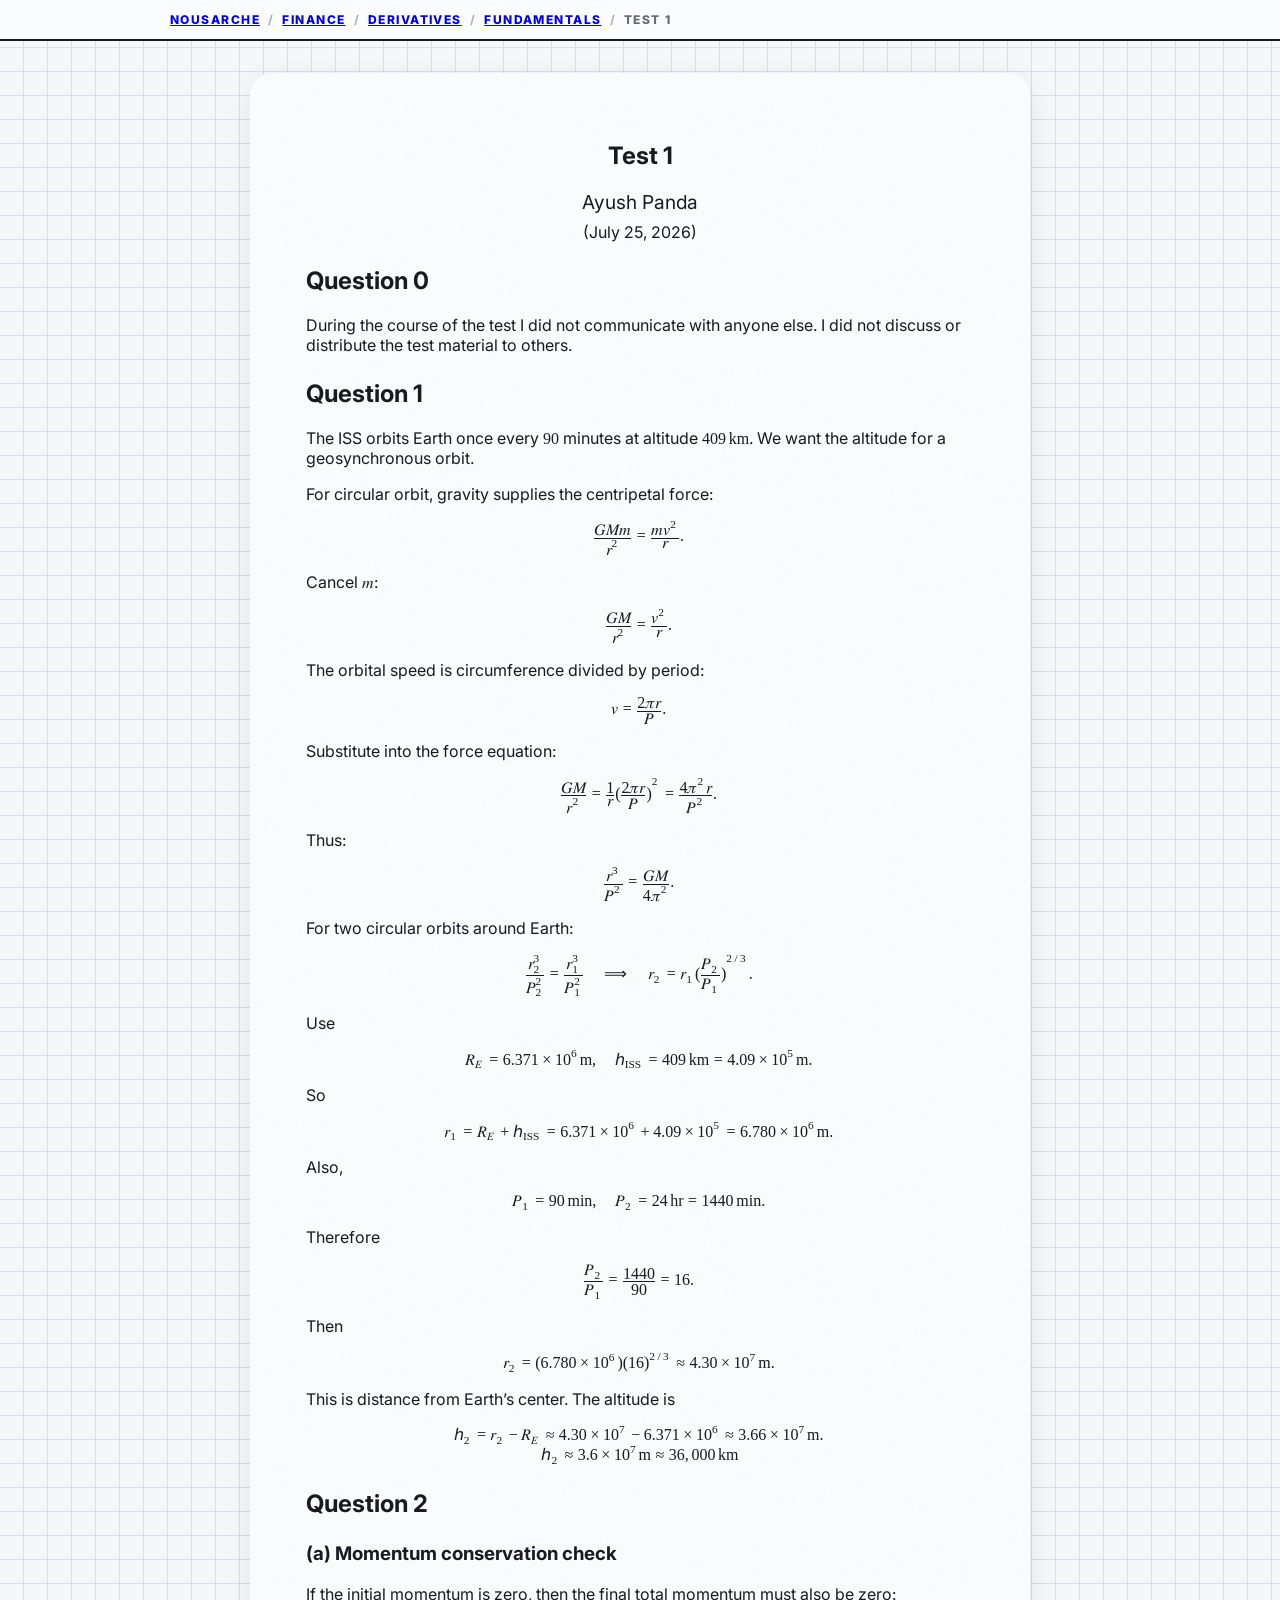
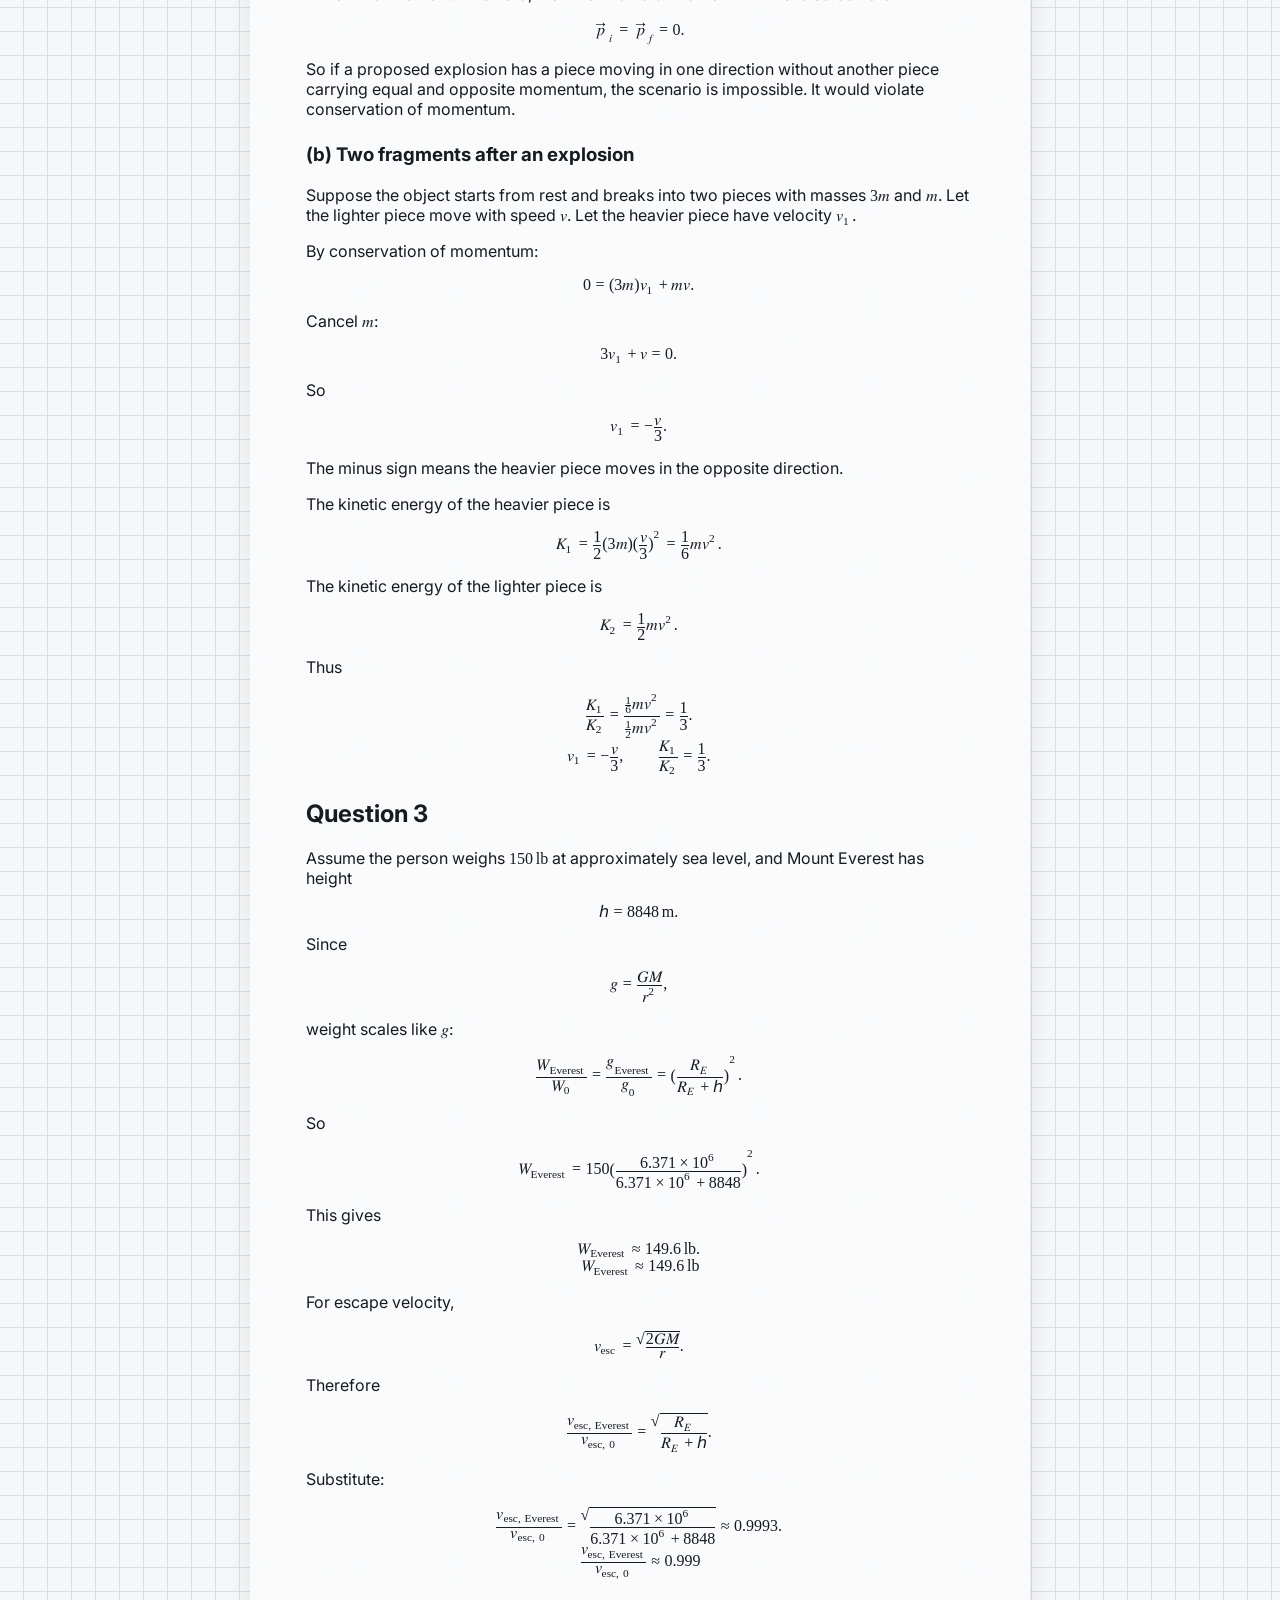
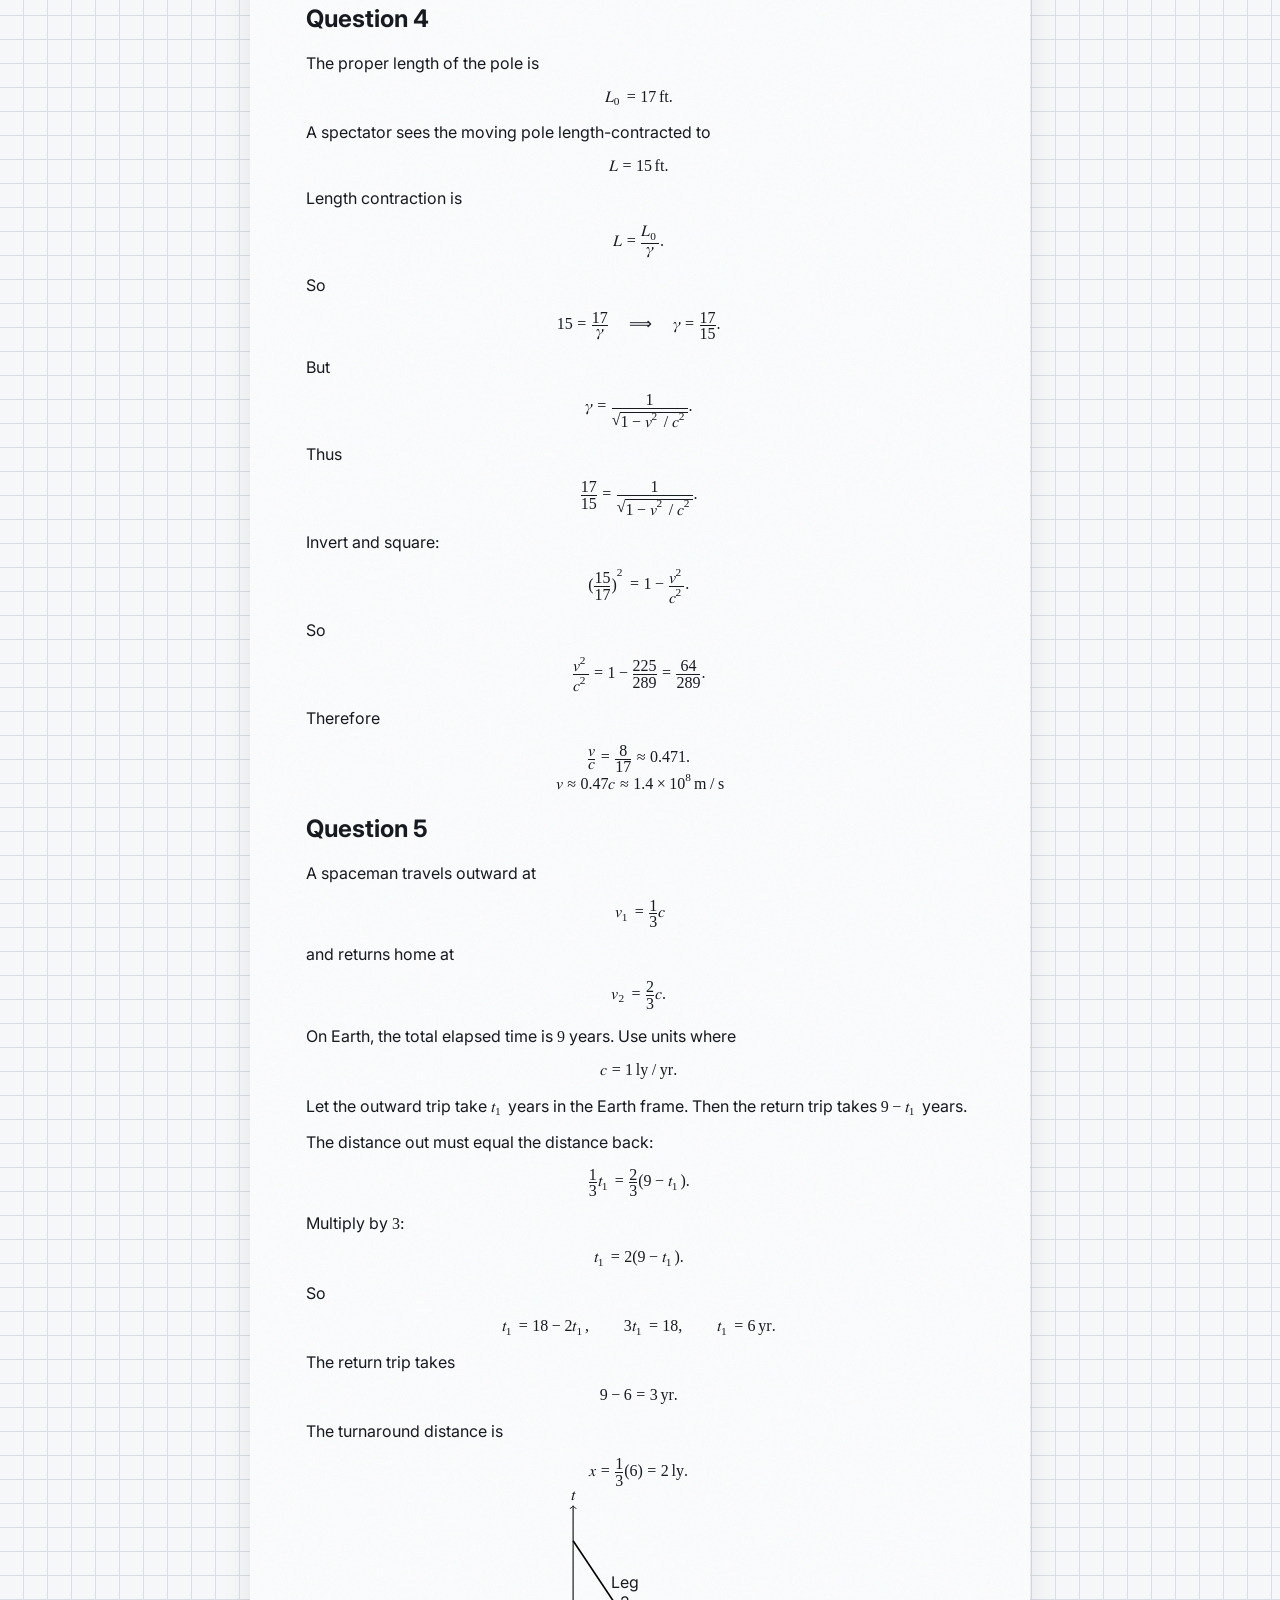
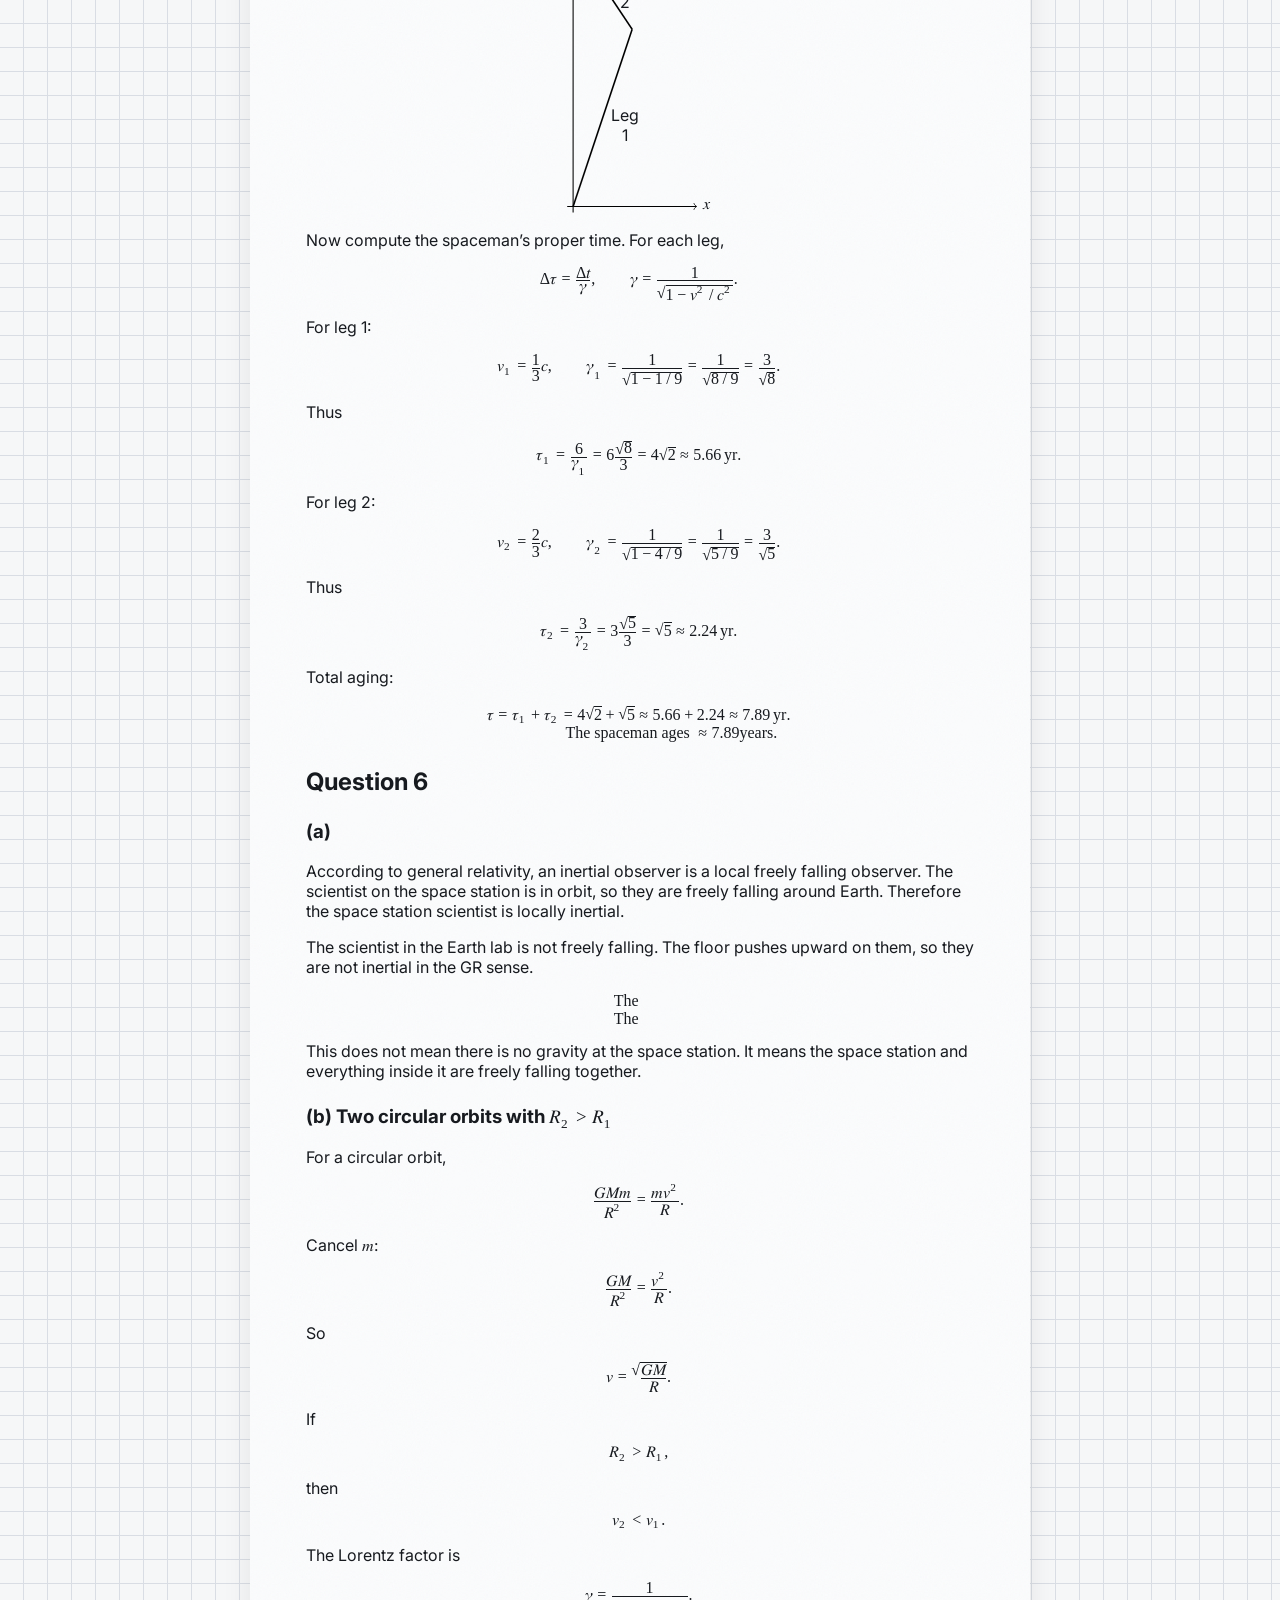
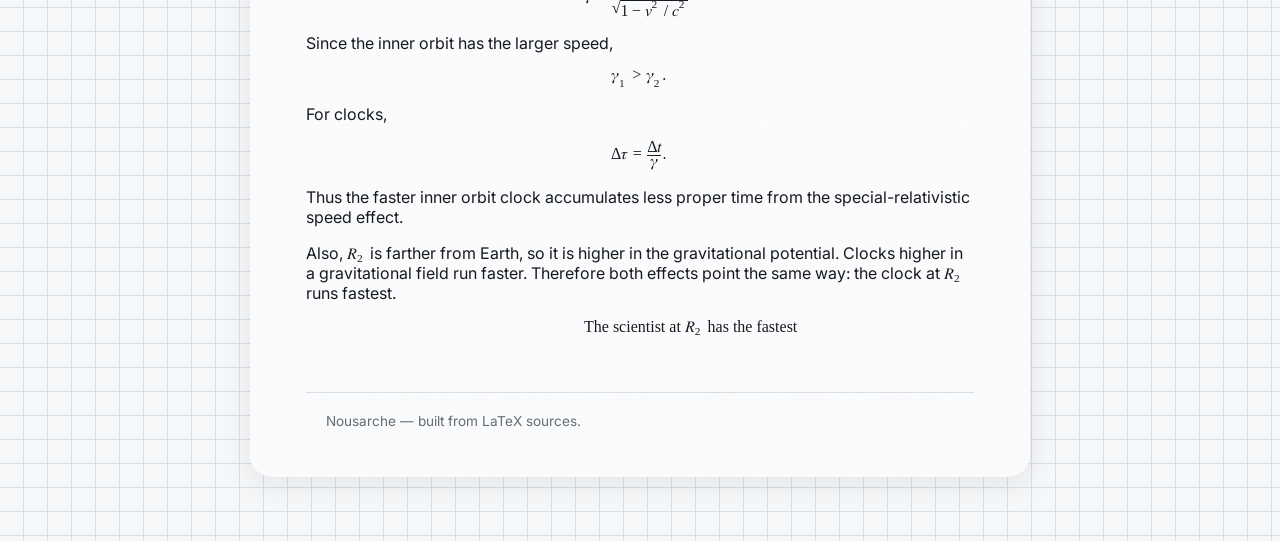
<file: Finance/Derivatives/fundamentals/check.html>
<!DOCTYPE html><html lang="en">
<head>
<meta http-equiv="content-type" content="text/html; charset=UTF-8">
<title>Test 1</title>
<!--Generated on Sat Jul 25 18:07:43 2026 by LaTeXML (version 0.8.8) http://dlmf.nist.gov/LaTeXML/.-->
<!--Document created on July 25, 2026.-->

<link rel="stylesheet" href="LaTeXML.css" type="text/css">
<link rel="stylesheet" href="ltx-article.css" type="text/css">
<meta name="viewport" content="width=device-width, initial-scale=1, shrink-to-fit=no">
<link rel="stylesheet" href="Style/nousarche.css" type="text/css">
</head>
<body data-note="check" data-collection="fundamentals" data-depth="3" class="note note--check in--fundamentals">
<div class="lesson-bar"><nav class="crumbs" aria-label="Breadcrumb"><a href="../../../index.html">Nousarche</a><span class="crumbs__sep" aria-hidden="true">/</span><a href="../../index.html">Finance</a><span class="crumbs__sep" aria-hidden="true">/</span><a href="../index.html">Derivatives</a><span class="crumbs__sep" aria-hidden="true">/</span><a href="index.html">Fundamentals</a><span class="crumbs__sep" aria-hidden="true">/</span><span>Test 1</span></nav></div>

<div class="ltx_page_main">
<div class="ltx_page_content">
<article class="ltx_document ltx_authors_1line">
<h1 class="ltx_title ltx_title_document">Test 1</h1>
<div class="ltx_authors">
<span class="ltx_creator ltx_role_author">
<span class="ltx_personname">Ayush Panda
</span></span>
</div>
<div class="ltx_dates">(July 25, 2026)</div>

<section id="Sx1" class="ltx_section">
<h2 class="ltx_title ltx_title_section">Question 0</h2>

<div id="Sx1.p1" class="ltx_para ltx_noindent">
<p class="ltx_p">During the course of the test I did not communicate with anyone else. I did not discuss or
distribute the test material to others.</p>
</div>
</section>
<section id="Sx2" class="ltx_section">
<h2 class="ltx_title ltx_title_section">Question 1</h2>

<div id="Sx2.p1" class="ltx_para ltx_noindent">
<p class="ltx_p">The ISS orbits Earth once every <math id="Sx2.p1.m1" class="ltx_Math" alttext="90" display="inline"><mn>90</mn></math> minutes at altitude <math id="Sx2.p1.m2" class="ltx_Math" alttext="409\,\mathrm{km}" display="inline"><mrow><mn>409</mn><mo lspace="0.170em">⁢</mo><mi>km</mi></mrow></math>. We want the altitude for a geosynchronous orbit.</p>
</div>
<div id="Sx2.p2" class="ltx_para ltx_noindent">
<p class="ltx_p">For circular orbit, gravity supplies the centripetal force:</p>
<table id="Sx2.Ex1" class="ltx_equation ltx_eqn_table">

<tbody><tr class="ltx_equation ltx_eqn_row ltx_align_baseline">
<td class="ltx_eqn_cell ltx_eqn_center_padleft"></td>
<td class="ltx_eqn_cell ltx_align_center"><math id="Sx2.Ex1.m1" class="ltx_Math" alttext="\frac{GMm}{r^{2}}=\frac{mv^{2}}{r}." display="block"><mrow><mrow><mfrac><mrow><mi>G</mi><mo>⁢</mo><mi>M</mi><mo>⁢</mo><mi>m</mi></mrow><msup><mi>r</mi><mn>2</mn></msup></mfrac><mo>=</mo><mfrac><mrow><mi>m</mi><mo>⁢</mo><msup><mi>v</mi><mn>2</mn></msup></mrow><mi>r</mi></mfrac></mrow><mo lspace="0em">.</mo></mrow></math></td>
<td class="ltx_eqn_cell ltx_eqn_center_padright"></td>
</tr></tbody>
</table>
<p class="ltx_p">Cancel <math id="Sx2.p2.m1" class="ltx_Math" alttext="m" display="inline"><mi>m</mi></math>:</p>
<table id="Sx2.Ex2" class="ltx_equation ltx_eqn_table">

<tbody><tr class="ltx_equation ltx_eqn_row ltx_align_baseline">
<td class="ltx_eqn_cell ltx_eqn_center_padleft"></td>
<td class="ltx_eqn_cell ltx_align_center"><math id="Sx2.Ex2.m1" class="ltx_Math" alttext="\frac{GM}{r^{2}}=\frac{v^{2}}{r}." display="block"><mrow><mrow><mfrac><mrow><mi>G</mi><mo>⁢</mo><mi>M</mi></mrow><msup><mi>r</mi><mn>2</mn></msup></mfrac><mo>=</mo><mfrac><msup><mi>v</mi><mn>2</mn></msup><mi>r</mi></mfrac></mrow><mo lspace="0em">.</mo></mrow></math></td>
<td class="ltx_eqn_cell ltx_eqn_center_padright"></td>
</tr></tbody>
</table>
<p class="ltx_p">The orbital speed is circumference divided by period:</p>
<table id="Sx2.Ex3" class="ltx_equation ltx_eqn_table">

<tbody><tr class="ltx_equation ltx_eqn_row ltx_align_baseline">
<td class="ltx_eqn_cell ltx_eqn_center_padleft"></td>
<td class="ltx_eqn_cell ltx_align_center"><math id="Sx2.Ex3.m1" class="ltx_Math" alttext="v=\frac{2\pi r}{P}." display="block"><mrow><mrow><mi>v</mi><mo>=</mo><mfrac><mrow><mn>2</mn><mo>⁢</mo><mi>π</mi><mo>⁢</mo><mi>r</mi></mrow><mi>P</mi></mfrac></mrow><mo lspace="0em">.</mo></mrow></math></td>
<td class="ltx_eqn_cell ltx_eqn_center_padright"></td>
</tr></tbody>
</table>
<p class="ltx_p">Substitute into the force equation:</p>
<table id="Sx2.Ex4" class="ltx_equation ltx_eqn_table">

<tbody><tr class="ltx_equation ltx_eqn_row ltx_align_baseline">
<td class="ltx_eqn_cell ltx_eqn_center_padleft"></td>
<td class="ltx_eqn_cell ltx_align_center"><math id="Sx2.Ex4.m1" class="ltx_Math" alttext="\frac{GM}{r^{2}}=\frac{1}{r}\left(\frac{2\pi r}{P}\right)^{2}=\frac{4\pi^{2}r}%
{P^{2}}." display="block"><mrow><mrow><mfrac><mrow><mi>G</mi><mo>⁢</mo><mi>M</mi></mrow><msup><mi>r</mi><mn>2</mn></msup></mfrac><mo>=</mo><mrow><mfrac><mn>1</mn><mi>r</mi></mfrac><mo>⁢</mo><msup><mrow><mo>(</mo><mfrac><mrow><mn>2</mn><mo>⁢</mo><mi>π</mi><mo>⁢</mo><mi>r</mi></mrow><mi>P</mi></mfrac><mo>)</mo></mrow><mn>2</mn></msup></mrow><mo>=</mo><mfrac><mrow><mn>4</mn><mo>⁢</mo><msup><mi>π</mi><mn>2</mn></msup><mo>⁢</mo><mi>r</mi></mrow><msup><mi>P</mi><mn>2</mn></msup></mfrac></mrow><mo lspace="0em">.</mo></mrow></math></td>
<td class="ltx_eqn_cell ltx_eqn_center_padright"></td>
</tr></tbody>
</table>
<p class="ltx_p">Thus:</p>
<table id="Sx2.Ex5" class="ltx_equation ltx_eqn_table">

<tbody><tr class="ltx_equation ltx_eqn_row ltx_align_baseline">
<td class="ltx_eqn_cell ltx_eqn_center_padleft"></td>
<td class="ltx_eqn_cell ltx_align_center"><math id="Sx2.Ex5.m1" class="ltx_Math" alttext="\frac{r^{3}}{P^{2}}=\frac{GM}{4\pi^{2}}." display="block"><mrow><mrow><mfrac><msup><mi>r</mi><mn>3</mn></msup><msup><mi>P</mi><mn>2</mn></msup></mfrac><mo>=</mo><mfrac><mrow><mi>G</mi><mo>⁢</mo><mi>M</mi></mrow><mrow><mn>4</mn><mo>⁢</mo><msup><mi>π</mi><mn>2</mn></msup></mrow></mfrac></mrow><mo lspace="0em">.</mo></mrow></math></td>
<td class="ltx_eqn_cell ltx_eqn_center_padright"></td>
</tr></tbody>
</table>
<p class="ltx_p">For two circular orbits around Earth:</p>
<table id="Sx2.Ex6" class="ltx_equation ltx_eqn_table">

<tbody><tr class="ltx_equation ltx_eqn_row ltx_align_baseline">
<td class="ltx_eqn_cell ltx_eqn_center_padleft"></td>
<td class="ltx_eqn_cell ltx_align_center"><math id="Sx2.Ex6.m1" class="ltx_Math" alttext="\frac{r_{2}^{3}}{P_{2}^{2}}=\frac{r_{1}^{3}}{P_{1}^{2}}\quad\Longrightarrow%
\quad r_{2}=r_{1}\left(\frac{P_{2}}{P_{1}}\right)^{2/3}." display="block"><mrow><mrow><mrow><mfrac><msubsup><mi>r</mi><mn>2</mn><mn>3</mn></msubsup><msubsup><mi>P</mi><mn>2</mn><mn>2</mn></msubsup></mfrac><mo>=</mo><mrow><mfrac><msubsup><mi>r</mi><mn>1</mn><mn>3</mn></msubsup><msubsup><mi>P</mi><mn>1</mn><mn>2</mn></msubsup></mfrac><mspace width="1em"></mspace><mo stretchy="false">⟹</mo></mrow></mrow><mspace width="1em"></mspace><mrow><msub><mi>r</mi><mn>2</mn></msub><mo>=</mo><mrow><msub><mi>r</mi><mn>1</mn></msub><mo>⁢</mo><msup><mrow><mo>(</mo><mfrac><msub><mi>P</mi><mn>2</mn></msub><msub><mi>P</mi><mn>1</mn></msub></mfrac><mo>)</mo></mrow><mrow><mn>2</mn><mo>/</mo><mn>3</mn></mrow></msup></mrow></mrow></mrow><mo lspace="0em">.</mo></mrow></math></td>
<td class="ltx_eqn_cell ltx_eqn_center_padright"></td>
</tr></tbody>
</table>
</div>
<div id="Sx2.p3" class="ltx_para ltx_noindent">
<p class="ltx_p">Use</p>
<table id="Sx2.Ex7" class="ltx_equation ltx_eqn_table">

<tbody><tr class="ltx_equation ltx_eqn_row ltx_align_baseline">
<td class="ltx_eqn_cell ltx_eqn_center_padleft"></td>
<td class="ltx_eqn_cell ltx_align_center"><math id="Sx2.Ex7.m1" class="ltx_Math" alttext="R_{E}=6.371\times 10^{6}\,\mathrm{m},\quad h_{\rm ISS}=409\,\mathrm{km}=4.09%
\times 10^{5}\,\mathrm{m}." display="block"><mrow><mrow><mrow><msub><mi>R</mi><mi>E</mi></msub><mo>=</mo><mrow><mrow><mn>6.371</mn><mo lspace="0.222em" rspace="0.222em">×</mo><msup><mn>10</mn><mn>6</mn></msup></mrow><mo>⁢</mo><mi mathvariant="normal">m</mi></mrow></mrow><mo rspace="1.167em">,</mo><mrow><msub><mi>h</mi><mi>ISS</mi></msub><mo>=</mo><mrow><mn>409</mn><mo lspace="0.170em">⁢</mo><mi>km</mi></mrow><mo>=</mo><mrow><mrow><mn>4.09</mn><mo lspace="0.222em" rspace="0.222em">×</mo><msup><mn>10</mn><mn>5</mn></msup></mrow><mo>⁢</mo><mi mathvariant="normal">m</mi></mrow></mrow></mrow><mo lspace="0em">.</mo></mrow></math></td>
<td class="ltx_eqn_cell ltx_eqn_center_padright"></td>
</tr></tbody>
</table>
<p class="ltx_p">So</p>
<table id="Sx2.Ex8" class="ltx_equation ltx_eqn_table">

<tbody><tr class="ltx_equation ltx_eqn_row ltx_align_baseline">
<td class="ltx_eqn_cell ltx_eqn_center_padleft"></td>
<td class="ltx_eqn_cell ltx_align_center"><math id="Sx2.Ex8.m1" class="ltx_Math" alttext="r_{1}=R_{E}+h_{\rm ISS}=6.371\times 10^{6}+4.09\times 10^{5}=6.780\times 10^{6%
}\,\mathrm{m}." display="block"><mrow><mrow><msub><mi>r</mi><mn>1</mn></msub><mo>=</mo><mrow><msub><mi>R</mi><mi>E</mi></msub><mo>+</mo><msub><mi>h</mi><mi>ISS</mi></msub></mrow><mo>=</mo><mrow><mrow><mn>6.371</mn><mo lspace="0.222em" rspace="0.222em">×</mo><msup><mn>10</mn><mn>6</mn></msup></mrow><mo>+</mo><mrow><mn>4.09</mn><mo lspace="0.222em" rspace="0.222em">×</mo><msup><mn>10</mn><mn>5</mn></msup></mrow></mrow><mo>=</mo><mrow><mrow><mn>6.780</mn><mo lspace="0.222em" rspace="0.222em">×</mo><msup><mn>10</mn><mn>6</mn></msup></mrow><mo>⁢</mo><mi mathvariant="normal">m</mi></mrow></mrow><mo lspace="0em">.</mo></mrow></math></td>
<td class="ltx_eqn_cell ltx_eqn_center_padright"></td>
</tr></tbody>
</table>
<p class="ltx_p">Also,</p>
<table id="Sx2.Ex9" class="ltx_equation ltx_eqn_table">

<tbody><tr class="ltx_equation ltx_eqn_row ltx_align_baseline">
<td class="ltx_eqn_cell ltx_eqn_center_padleft"></td>
<td class="ltx_eqn_cell ltx_align_center"><math id="Sx2.Ex9.m1" class="ltx_Math" alttext="P_{1}=90\,\mathrm{min},\quad P_{2}=24\,\mathrm{hr}=1440\,\mathrm{min}." display="block"><mrow><mrow><mrow><msub><mi>P</mi><mn>1</mn></msub><mo>=</mo><mrow><mn>90</mn><mo lspace="0.170em">⁢</mo><mi>min</mi></mrow></mrow><mo rspace="1.167em">,</mo><mrow><msub><mi>P</mi><mn>2</mn></msub><mo>=</mo><mrow><mn>24</mn><mo lspace="0.170em">⁢</mo><mi>hr</mi></mrow><mo>=</mo><mrow><mn>1440</mn><mo lspace="0.170em">⁢</mo><mi>min</mi></mrow></mrow></mrow><mo lspace="0em">.</mo></mrow></math></td>
<td class="ltx_eqn_cell ltx_eqn_center_padright"></td>
</tr></tbody>
</table>
<p class="ltx_p">Therefore</p>
<table id="Sx2.Ex10" class="ltx_equation ltx_eqn_table">

<tbody><tr class="ltx_equation ltx_eqn_row ltx_align_baseline">
<td class="ltx_eqn_cell ltx_eqn_center_padleft"></td>
<td class="ltx_eqn_cell ltx_align_center"><math id="Sx2.Ex10.m1" class="ltx_Math" alttext="\frac{P_{2}}{P_{1}}=\frac{1440}{90}=16." display="block"><mrow><mrow><mfrac><msub><mi>P</mi><mn>2</mn></msub><msub><mi>P</mi><mn>1</mn></msub></mfrac><mo>=</mo><mfrac><mn>1440</mn><mn>90</mn></mfrac><mo>=</mo><mn>16</mn></mrow><mo lspace="0em">.</mo></mrow></math></td>
<td class="ltx_eqn_cell ltx_eqn_center_padright"></td>
</tr></tbody>
</table>
<p class="ltx_p">Then</p>
<table id="Sx2.Ex11" class="ltx_equation ltx_eqn_table">

<tbody><tr class="ltx_equation ltx_eqn_row ltx_align_baseline">
<td class="ltx_eqn_cell ltx_eqn_center_padleft"></td>
<td class="ltx_eqn_cell ltx_align_center"><math id="Sx2.Ex11.m1" class="ltx_Math" alttext="r_{2}=(6.780\times 10^{6})(16)^{2/3}\approx 4.30\times 10^{7}\,\mathrm{m}." display="block"><mrow><mrow><msub><mi>r</mi><mn>2</mn></msub><mo>=</mo><mrow><mrow><mo stretchy="false">(</mo><mrow><mn>6.780</mn><mo lspace="0.222em" rspace="0.222em">×</mo><msup><mn>10</mn><mn>6</mn></msup></mrow><mo stretchy="false">)</mo></mrow><mo>⁢</mo><msup><mrow><mo stretchy="false">(</mo><mn>16</mn><mo stretchy="false">)</mo></mrow><mrow><mn>2</mn><mo>/</mo><mn>3</mn></mrow></msup></mrow><mo>≈</mo><mrow><mrow><mn>4.30</mn><mo lspace="0.222em" rspace="0.222em">×</mo><msup><mn>10</mn><mn>7</mn></msup></mrow><mo>⁢</mo><mi mathvariant="normal">m</mi></mrow></mrow><mo lspace="0em">.</mo></mrow></math></td>
<td class="ltx_eqn_cell ltx_eqn_center_padright"></td>
</tr></tbody>
</table>
<p class="ltx_p">This is distance from Earth’s center. The altitude is</p>
<table id="Sx2.Ex12" class="ltx_equation ltx_eqn_table">

<tbody><tr class="ltx_equation ltx_eqn_row ltx_align_baseline">
<td class="ltx_eqn_cell ltx_eqn_center_padleft"></td>
<td class="ltx_eqn_cell ltx_align_center"><math id="Sx2.Ex12.m1" class="ltx_Math" alttext="h_{2}=r_{2}-R_{E}\approx 4.30\times 10^{7}-6.371\times 10^{6}\approx 3.66%
\times 10^{7}\,\mathrm{m}." display="block"><mrow><mrow><msub><mi>h</mi><mn>2</mn></msub><mo>=</mo><mrow><msub><mi>r</mi><mn>2</mn></msub><mo>−</mo><msub><mi>R</mi><mi>E</mi></msub></mrow><mo>≈</mo><mrow><mrow><mn>4.30</mn><mo lspace="0.222em" rspace="0.222em">×</mo><msup><mn>10</mn><mn>7</mn></msup></mrow><mo>−</mo><mrow><mn>6.371</mn><mo lspace="0.222em" rspace="0.222em">×</mo><msup><mn>10</mn><mn>6</mn></msup></mrow></mrow><mo>≈</mo><mrow><mrow><mn>3.66</mn><mo lspace="0.222em" rspace="0.222em">×</mo><msup><mn>10</mn><mn>7</mn></msup></mrow><mo>⁢</mo><mi mathvariant="normal">m</mi></mrow></mrow><mo lspace="0em">.</mo></mrow></math></td>
<td class="ltx_eqn_cell ltx_eqn_center_padright"></td>
</tr></tbody>
</table>
</div>
<div id="Sx2.p4" class="ltx_para ltx_noindent">
<table id="Sx2.Ex13" class="ltx_equation ltx_eqn_table">

<tbody><tr class="ltx_equation ltx_eqn_row ltx_align_baseline">
<td class="ltx_eqn_cell ltx_eqn_center_padleft"></td>
<td class="ltx_eqn_cell ltx_align_center"><math id="Sx2.Ex13.m1" class="ltx_Math" alttext="\boxed{h_{2}\approx 3.6\times 10^{7}\,\mathrm{m}\approx 36{,}000\,\mathrm{km}}" display="block"><menclose notation="box"><mrow><mrow><msub><mi>h</mi><mn>2</mn></msub><mo>≈</mo><mrow><mrow><mn>3.6</mn><mo lspace="0.222em" rspace="0.222em">×</mo><msup><mn>10</mn><mn>7</mn></msup></mrow><mo>⁢</mo><mi mathvariant="normal">m</mi></mrow><mo>≈</mo><mn>36</mn></mrow><mo>,</mo><mrow><mn>000</mn><mo lspace="0.170em">⁢</mo><mi>km</mi></mrow></mrow></menclose></math></td>
<td class="ltx_eqn_cell ltx_eqn_center_padright"></td>
</tr></tbody>
</table>
</div>
</section>
<section id="Sx3" class="ltx_section">
<h2 class="ltx_title ltx_title_section">Question 2</h2>

<section id="Sx3.SSx1" class="ltx_subsection">
<h3 class="ltx_title ltx_title_subsection">(a) Momentum conservation check</h3>

<div id="Sx3.SSx1.p1" class="ltx_para ltx_noindent">
<p class="ltx_p">If the initial momentum is zero, then the final total momentum must also be zero:</p>
<table id="Sx3.Ex14" class="ltx_equation ltx_eqn_table">

<tbody><tr class="ltx_equation ltx_eqn_row ltx_align_baseline">
<td class="ltx_eqn_cell ltx_eqn_center_padleft"></td>
<td class="ltx_eqn_cell ltx_align_center"><math id="Sx3.Ex14.m1" class="ltx_Math" alttext="\vec{p}_{i}=\vec{p}_{f}=0." display="block"><mrow><mrow><msub><mover accent="true"><mi>p</mi><mo stretchy="false">→</mo></mover><mi>i</mi></msub><mo>=</mo><msub><mover accent="true"><mi>p</mi><mo stretchy="false">→</mo></mover><mi>f</mi></msub><mo>=</mo><mn>0</mn></mrow><mo lspace="0em">.</mo></mrow></math></td>
<td class="ltx_eqn_cell ltx_eqn_center_padright"></td>
</tr></tbody>
</table>
<p class="ltx_p">So if a proposed explosion has a piece moving in one direction without another piece carrying equal and opposite momentum, the scenario is impossible. It would violate conservation of momentum.</p>
</div>
</section>
<section id="Sx3.SSx2" class="ltx_subsection">
<h3 class="ltx_title ltx_title_subsection">(b) Two fragments after an explosion</h3>

<div id="Sx3.SSx2.p1" class="ltx_para ltx_noindent">
<p class="ltx_p">Suppose the object starts from rest and breaks into two pieces with masses <math id="Sx3.SSx2.p1.m1" class="ltx_Math" alttext="3m" display="inline"><mrow><mn>3</mn><mo>⁢</mo><mi>m</mi></mrow></math> and <math id="Sx3.SSx2.p1.m2" class="ltx_Math" alttext="m" display="inline"><mi>m</mi></math>. Let the lighter piece move with speed <math id="Sx3.SSx2.p1.m3" class="ltx_Math" alttext="v" display="inline"><mi>v</mi></math>. Let the heavier piece have velocity <math id="Sx3.SSx2.p1.m4" class="ltx_Math" alttext="v_{1}" display="inline"><msub><mi>v</mi><mn>1</mn></msub></math>.</p>
</div>
<div id="Sx3.SSx2.p2" class="ltx_para ltx_noindent">
<p class="ltx_p">By conservation of momentum:</p>
<table id="Sx3.Ex15" class="ltx_equation ltx_eqn_table">

<tbody><tr class="ltx_equation ltx_eqn_row ltx_align_baseline">
<td class="ltx_eqn_cell ltx_eqn_center_padleft"></td>
<td class="ltx_eqn_cell ltx_align_center"><math id="Sx3.Ex15.m1" class="ltx_Math" alttext="0=(3m)v_{1}+mv." display="block"><mrow><mrow><mn>0</mn><mo>=</mo><mrow><mrow><mrow><mo stretchy="false">(</mo><mrow><mn>3</mn><mo>⁢</mo><mi>m</mi></mrow><mo stretchy="false">)</mo></mrow><mo>⁢</mo><msub><mi>v</mi><mn>1</mn></msub></mrow><mo>+</mo><mrow><mi>m</mi><mo>⁢</mo><mi>v</mi></mrow></mrow></mrow><mo lspace="0em">.</mo></mrow></math></td>
<td class="ltx_eqn_cell ltx_eqn_center_padright"></td>
</tr></tbody>
</table>
<p class="ltx_p">Cancel <math id="Sx3.SSx2.p2.m1" class="ltx_Math" alttext="m" display="inline"><mi>m</mi></math>:</p>
<table id="Sx3.Ex16" class="ltx_equation ltx_eqn_table">

<tbody><tr class="ltx_equation ltx_eqn_row ltx_align_baseline">
<td class="ltx_eqn_cell ltx_eqn_center_padleft"></td>
<td class="ltx_eqn_cell ltx_align_center"><math id="Sx3.Ex16.m1" class="ltx_Math" alttext="3v_{1}+v=0." display="block"><mrow><mrow><mrow><mrow><mn>3</mn><mo>⁢</mo><msub><mi>v</mi><mn>1</mn></msub></mrow><mo>+</mo><mi>v</mi></mrow><mo>=</mo><mn>0</mn></mrow><mo lspace="0em">.</mo></mrow></math></td>
<td class="ltx_eqn_cell ltx_eqn_center_padright"></td>
</tr></tbody>
</table>
<p class="ltx_p">So</p>
<table id="Sx3.Ex17" class="ltx_equation ltx_eqn_table">

<tbody><tr class="ltx_equation ltx_eqn_row ltx_align_baseline">
<td class="ltx_eqn_cell ltx_eqn_center_padleft"></td>
<td class="ltx_eqn_cell ltx_align_center"><math id="Sx3.Ex17.m1" class="ltx_Math" alttext="v_{1}=-\frac{v}{3}." display="block"><mrow><mrow><msub><mi>v</mi><mn>1</mn></msub><mo>=</mo><mrow><mo>−</mo><mfrac><mi>v</mi><mn>3</mn></mfrac></mrow></mrow><mo lspace="0em">.</mo></mrow></math></td>
<td class="ltx_eqn_cell ltx_eqn_center_padright"></td>
</tr></tbody>
</table>
<p class="ltx_p">The minus sign means the heavier piece moves in the opposite direction.</p>
</div>
<div id="Sx3.SSx2.p3" class="ltx_para ltx_noindent">
<p class="ltx_p">The kinetic energy of the heavier piece is</p>
<table id="Sx3.Ex18" class="ltx_equation ltx_eqn_table">

<tbody><tr class="ltx_equation ltx_eqn_row ltx_align_baseline">
<td class="ltx_eqn_cell ltx_eqn_center_padleft"></td>
<td class="ltx_eqn_cell ltx_align_center"><math id="Sx3.Ex18.m1" class="ltx_Math" alttext="K_{1}=\frac{1}{2}(3m)\left(\frac{v}{3}\right)^{2}=\frac{1}{6}mv^{2}." display="block"><mrow><mrow><msub><mi>K</mi><mn>1</mn></msub><mo>=</mo><mrow><mfrac><mn>1</mn><mn>2</mn></mfrac><mo>⁢</mo><mrow><mo stretchy="false">(</mo><mrow><mn>3</mn><mo>⁢</mo><mi>m</mi></mrow><mo stretchy="false">)</mo></mrow><mo>⁢</mo><msup><mrow><mo>(</mo><mfrac><mi>v</mi><mn>3</mn></mfrac><mo>)</mo></mrow><mn>2</mn></msup></mrow><mo>=</mo><mrow><mfrac><mn>1</mn><mn>6</mn></mfrac><mo>⁢</mo><mi>m</mi><mo>⁢</mo><msup><mi>v</mi><mn>2</mn></msup></mrow></mrow><mo lspace="0em">.</mo></mrow></math></td>
<td class="ltx_eqn_cell ltx_eqn_center_padright"></td>
</tr></tbody>
</table>
<p class="ltx_p">The kinetic energy of the lighter piece is</p>
<table id="Sx3.Ex19" class="ltx_equation ltx_eqn_table">

<tbody><tr class="ltx_equation ltx_eqn_row ltx_align_baseline">
<td class="ltx_eqn_cell ltx_eqn_center_padleft"></td>
<td class="ltx_eqn_cell ltx_align_center"><math id="Sx3.Ex19.m1" class="ltx_Math" alttext="K_{2}=\frac{1}{2}mv^{2}." display="block"><mrow><mrow><msub><mi>K</mi><mn>2</mn></msub><mo>=</mo><mrow><mfrac><mn>1</mn><mn>2</mn></mfrac><mo>⁢</mo><mi>m</mi><mo>⁢</mo><msup><mi>v</mi><mn>2</mn></msup></mrow></mrow><mo lspace="0em">.</mo></mrow></math></td>
<td class="ltx_eqn_cell ltx_eqn_center_padright"></td>
</tr></tbody>
</table>
<p class="ltx_p">Thus</p>
<table id="Sx3.Ex20" class="ltx_equation ltx_eqn_table">

<tbody><tr class="ltx_equation ltx_eqn_row ltx_align_baseline">
<td class="ltx_eqn_cell ltx_eqn_center_padleft"></td>
<td class="ltx_eqn_cell ltx_align_center"><math id="Sx3.Ex20.m1" class="ltx_Math" alttext="\frac{K_{1}}{K_{2}}=\frac{\frac{1}{6}mv^{2}}{\frac{1}{2}mv^{2}}=\frac{1}{3}." display="block"><mrow><mrow><mfrac><msub><mi>K</mi><mn>1</mn></msub><msub><mi>K</mi><mn>2</mn></msub></mfrac><mo>=</mo><mfrac><mrow><mfrac><mn>1</mn><mn>6</mn></mfrac><mo>⁢</mo><mi>m</mi><mo>⁢</mo><msup><mi>v</mi><mn>2</mn></msup></mrow><mrow><mfrac><mn>1</mn><mn>2</mn></mfrac><mo>⁢</mo><mi>m</mi><mo>⁢</mo><msup><mi>v</mi><mn>2</mn></msup></mrow></mfrac><mo>=</mo><mfrac><mn>1</mn><mn>3</mn></mfrac></mrow><mo lspace="0em">.</mo></mrow></math></td>
<td class="ltx_eqn_cell ltx_eqn_center_padright"></td>
</tr></tbody>
</table>
</div>
<div id="Sx3.SSx2.p4" class="ltx_para ltx_noindent">
<table id="Sx3.Ex21" class="ltx_equation ltx_eqn_table">

<tbody><tr class="ltx_equation ltx_eqn_row ltx_align_baseline">
<td class="ltx_eqn_cell ltx_eqn_center_padleft"></td>
<td class="ltx_eqn_cell ltx_align_center"><math id="Sx3.Ex21.m1" class="ltx_Math" alttext="\boxed{v_{1}=-\frac{v}{3}},\qquad\boxed{\frac{K_{1}}{K_{2}}=\frac{1}{3}}." display="block"><mrow><mrow><menclose notation="box"><mrow><msub><mi>v</mi><mn>1</mn></msub><mo>=</mo><mrow><mo>−</mo><mfrac><mi>v</mi><mn>3</mn></mfrac></mrow></mrow></menclose><mo rspace="2.167em">,</mo><menclose notation="box"><mrow><mfrac><msub><mi>K</mi><mn>1</mn></msub><msub><mi>K</mi><mn>2</mn></msub></mfrac><mo>=</mo><mfrac><mn>1</mn><mn>3</mn></mfrac></mrow></menclose></mrow><mo lspace="0em">.</mo></mrow></math></td>
<td class="ltx_eqn_cell ltx_eqn_center_padright"></td>
</tr></tbody>
</table>
</div>
</section>
</section>
<section id="Sx4" class="ltx_section">
<h2 class="ltx_title ltx_title_section">Question 3</h2>

<div id="Sx4.p1" class="ltx_para ltx_noindent">
<p class="ltx_p">Assume the person weighs <math id="Sx4.p1.m1" class="ltx_Math" alttext="150\,\mathrm{lb}" display="inline"><mrow><mn>150</mn><mo lspace="0.170em">⁢</mo><mi>lb</mi></mrow></math> at approximately sea level, and Mount Everest has height</p>
<table id="Sx4.Ex22" class="ltx_equation ltx_eqn_table">

<tbody><tr class="ltx_equation ltx_eqn_row ltx_align_baseline">
<td class="ltx_eqn_cell ltx_eqn_center_padleft"></td>
<td class="ltx_eqn_cell ltx_align_center"><math id="Sx4.Ex22.m1" class="ltx_Math" alttext="h=8848\,\mathrm{m}." display="block"><mrow><mrow><mi>h</mi><mo>=</mo><mrow><mn>8848</mn><mo lspace="0.170em">⁢</mo><mi mathvariant="normal">m</mi></mrow></mrow><mo lspace="0em">.</mo></mrow></math></td>
<td class="ltx_eqn_cell ltx_eqn_center_padright"></td>
</tr></tbody>
</table>
<p class="ltx_p">Since</p>
<table id="Sx4.Ex23" class="ltx_equation ltx_eqn_table">

<tbody><tr class="ltx_equation ltx_eqn_row ltx_align_baseline">
<td class="ltx_eqn_cell ltx_eqn_center_padleft"></td>
<td class="ltx_eqn_cell ltx_align_center"><math id="Sx4.Ex23.m1" class="ltx_Math" alttext="g=\frac{GM}{r^{2}}," display="block"><mrow><mrow><mi>g</mi><mo>=</mo><mfrac><mrow><mi>G</mi><mo>⁢</mo><mi>M</mi></mrow><msup><mi>r</mi><mn>2</mn></msup></mfrac></mrow><mo>,</mo></mrow></math></td>
<td class="ltx_eqn_cell ltx_eqn_center_padright"></td>
</tr></tbody>
</table>
<p class="ltx_p">weight scales like <math id="Sx4.p1.m2" class="ltx_Math" alttext="g" display="inline"><mi>g</mi></math>:</p>
<table id="Sx4.Ex24" class="ltx_equation ltx_eqn_table">

<tbody><tr class="ltx_equation ltx_eqn_row ltx_align_baseline">
<td class="ltx_eqn_cell ltx_eqn_center_padleft"></td>
<td class="ltx_eqn_cell ltx_align_center"><math id="Sx4.Ex24.m1" class="ltx_Math" alttext="\frac{W_{\rm Everest}}{W_{0}}=\frac{g_{\rm Everest}}{g_{0}}=\left(\frac{R_{E}}%
{R_{E}+h}\right)^{2}." display="block"><mrow><mrow><mfrac><msub><mi>W</mi><mi>Everest</mi></msub><msub><mi>W</mi><mn>0</mn></msub></mfrac><mo>=</mo><mfrac><msub><mi>g</mi><mi>Everest</mi></msub><msub><mi>g</mi><mn>0</mn></msub></mfrac><mo>=</mo><msup><mrow><mo>(</mo><mfrac><msub><mi>R</mi><mi>E</mi></msub><mrow><msub><mi>R</mi><mi>E</mi></msub><mo>+</mo><mi>h</mi></mrow></mfrac><mo>)</mo></mrow><mn>2</mn></msup></mrow><mo lspace="0em">.</mo></mrow></math></td>
<td class="ltx_eqn_cell ltx_eqn_center_padright"></td>
</tr></tbody>
</table>
<p class="ltx_p">So</p>
<table id="Sx4.Ex25" class="ltx_equation ltx_eqn_table">

<tbody><tr class="ltx_equation ltx_eqn_row ltx_align_baseline">
<td class="ltx_eqn_cell ltx_eqn_center_padleft"></td>
<td class="ltx_eqn_cell ltx_align_center"><math id="Sx4.Ex25.m1" class="ltx_Math" alttext="W_{\rm Everest}=150\left(\frac{6.371\times 10^{6}}{6.371\times 10^{6}+8848}%
\right)^{2}." display="block"><mrow><mrow><msub><mi>W</mi><mi>Everest</mi></msub><mo>=</mo><mrow><mn>150</mn><mo>⁢</mo><msup><mrow><mo>(</mo><mfrac><mrow><mn>6.371</mn><mo lspace="0.222em" rspace="0.222em">×</mo><msup><mn>10</mn><mn>6</mn></msup></mrow><mrow><mrow><mn>6.371</mn><mo lspace="0.222em" rspace="0.222em">×</mo><msup><mn>10</mn><mn>6</mn></msup></mrow><mo>+</mo><mn>8848</mn></mrow></mfrac><mo>)</mo></mrow><mn>2</mn></msup></mrow></mrow><mo lspace="0em">.</mo></mrow></math></td>
<td class="ltx_eqn_cell ltx_eqn_center_padright"></td>
</tr></tbody>
</table>
<p class="ltx_p">This gives</p>
<table id="Sx4.Ex26" class="ltx_equation ltx_eqn_table">

<tbody><tr class="ltx_equation ltx_eqn_row ltx_align_baseline">
<td class="ltx_eqn_cell ltx_eqn_center_padleft"></td>
<td class="ltx_eqn_cell ltx_align_center"><math id="Sx4.Ex26.m1" class="ltx_Math" alttext="W_{\rm Everest}\approx 149.6\,\mathrm{lb}." display="block"><mrow><mrow><msub><mi>W</mi><mi>Everest</mi></msub><mo>≈</mo><mrow><mn>149.6</mn><mo lspace="0.170em">⁢</mo><mi>lb</mi></mrow></mrow><mo lspace="0em">.</mo></mrow></math></td>
<td class="ltx_eqn_cell ltx_eqn_center_padright"></td>
</tr></tbody>
</table>
</div>
<div id="Sx4.p2" class="ltx_para ltx_noindent">
<table id="Sx4.Ex27" class="ltx_equation ltx_eqn_table">

<tbody><tr class="ltx_equation ltx_eqn_row ltx_align_baseline">
<td class="ltx_eqn_cell ltx_eqn_center_padleft"></td>
<td class="ltx_eqn_cell ltx_align_center"><math id="Sx4.Ex27.m1" class="ltx_Math" alttext="\boxed{W_{\rm Everest}\approx 149.6\,\mathrm{lb}}" display="block"><menclose notation="box"><mrow><msub><mi>W</mi><mi>Everest</mi></msub><mo>≈</mo><mrow><mn>149.6</mn><mo lspace="0.170em">⁢</mo><mi>lb</mi></mrow></mrow></menclose></math></td>
<td class="ltx_eqn_cell ltx_eqn_center_padright"></td>
</tr></tbody>
</table>
</div>
<div id="Sx4.p3" class="ltx_para ltx_noindent">
<p class="ltx_p">For escape velocity,</p>
<table id="Sx4.Ex28" class="ltx_equation ltx_eqn_table">

<tbody><tr class="ltx_equation ltx_eqn_row ltx_align_baseline">
<td class="ltx_eqn_cell ltx_eqn_center_padleft"></td>
<td class="ltx_eqn_cell ltx_align_center"><math id="Sx4.Ex28.m1" class="ltx_Math" alttext="v_{\rm esc}=\sqrt{\frac{2GM}{r}}." display="block"><mrow><mrow><msub><mi>v</mi><mi>esc</mi></msub><mo>=</mo><msqrt><mfrac><mrow><mn>2</mn><mo>⁢</mo><mi>G</mi><mo>⁢</mo><mi>M</mi></mrow><mi>r</mi></mfrac></msqrt></mrow><mo lspace="0em">.</mo></mrow></math></td>
<td class="ltx_eqn_cell ltx_eqn_center_padright"></td>
</tr></tbody>
</table>
<p class="ltx_p">Therefore</p>
<table id="Sx4.Ex29" class="ltx_equation ltx_eqn_table">

<tbody><tr class="ltx_equation ltx_eqn_row ltx_align_baseline">
<td class="ltx_eqn_cell ltx_eqn_center_padleft"></td>
<td class="ltx_eqn_cell ltx_align_center"><math id="Sx4.Ex29.m1" class="ltx_Math" alttext="\frac{v_{{\rm esc},\,\rm Everest}}{v_{{\rm esc},\,0}}=\sqrt{\frac{R_{E}}{R_{E}%
+h}}." display="block"><mrow><mrow><mfrac><msub><mi>v</mi><mrow><mi>esc</mi><mo rspace="0.337em">,</mo><mi>Everest</mi></mrow></msub><msub><mi>v</mi><mrow><mi>esc</mi><mo>,</mo><mn> 0</mn></mrow></msub></mfrac><mo>=</mo><msqrt><mfrac><msub><mi>R</mi><mi>E</mi></msub><mrow><msub><mi>R</mi><mi>E</mi></msub><mo>+</mo><mi>h</mi></mrow></mfrac></msqrt></mrow><mo lspace="0em">.</mo></mrow></math></td>
<td class="ltx_eqn_cell ltx_eqn_center_padright"></td>
</tr></tbody>
</table>
<p class="ltx_p">Substitute:</p>
<table id="Sx4.Ex30" class="ltx_equation ltx_eqn_table">

<tbody><tr class="ltx_equation ltx_eqn_row ltx_align_baseline">
<td class="ltx_eqn_cell ltx_eqn_center_padleft"></td>
<td class="ltx_eqn_cell ltx_align_center"><math id="Sx4.Ex30.m1" class="ltx_Math" alttext="\frac{v_{{\rm esc},\,\rm Everest}}{v_{{\rm esc},\,0}}=\sqrt{\frac{6.371\times 1%
0^{6}}{6.371\times 10^{6}+8848}}\approx 0.9993." display="block"><mrow><mrow><mfrac><msub><mi>v</mi><mrow><mi>esc</mi><mo rspace="0.337em">,</mo><mi>Everest</mi></mrow></msub><msub><mi>v</mi><mrow><mi>esc</mi><mo>,</mo><mn> 0</mn></mrow></msub></mfrac><mo>=</mo><msqrt><mfrac><mrow><mn>6.371</mn><mo lspace="0.222em" rspace="0.222em">×</mo><msup><mn>10</mn><mn>6</mn></msup></mrow><mrow><mrow><mn>6.371</mn><mo lspace="0.222em" rspace="0.222em">×</mo><msup><mn>10</mn><mn>6</mn></msup></mrow><mo>+</mo><mn>8848</mn></mrow></mfrac></msqrt><mo>≈</mo><mn>0.9993</mn></mrow><mo lspace="0em">.</mo></mrow></math></td>
<td class="ltx_eqn_cell ltx_eqn_center_padright"></td>
</tr></tbody>
</table>
</div>
<div id="Sx4.p4" class="ltx_para ltx_noindent">
<table id="Sx4.Ex31" class="ltx_equation ltx_eqn_table">

<tbody><tr class="ltx_equation ltx_eqn_row ltx_align_baseline">
<td class="ltx_eqn_cell ltx_eqn_center_padleft"></td>
<td class="ltx_eqn_cell ltx_align_center"><math id="Sx4.Ex31.m1" class="ltx_Math" alttext="\boxed{\frac{v_{{\rm esc},\,\rm Everest}}{v_{{\rm esc},\,0}}\approx 0.999}" display="block"><menclose notation="box"><mrow><mfrac><msub><mi>v</mi><mrow><mi>esc</mi><mo rspace="0.337em">,</mo><mi>Everest</mi></mrow></msub><msub><mi>v</mi><mrow><mi>esc</mi><mo>,</mo><mn> 0</mn></mrow></msub></mfrac><mo>≈</mo><mn>0.999</mn></mrow></menclose></math></td>
<td class="ltx_eqn_cell ltx_eqn_center_padright"></td>
</tr></tbody>
</table>
</div>
</section>
<section id="Sx5" class="ltx_section">
<h2 class="ltx_title ltx_title_section">Question 4</h2>

<div id="Sx5.p1" class="ltx_para ltx_noindent">
<p class="ltx_p">The proper length of the pole is</p>
<table id="Sx5.Ex32" class="ltx_equation ltx_eqn_table">

<tbody><tr class="ltx_equation ltx_eqn_row ltx_align_baseline">
<td class="ltx_eqn_cell ltx_eqn_center_padleft"></td>
<td class="ltx_eqn_cell ltx_align_center"><math id="Sx5.Ex32.m1" class="ltx_Math" alttext="L_{0}=17\,\mathrm{ft}." display="block"><mrow><mrow><msub><mi>L</mi><mn>0</mn></msub><mo>=</mo><mrow><mn>17</mn><mo lspace="0.170em">⁢</mo><mi>ft</mi></mrow></mrow><mo lspace="0em">.</mo></mrow></math></td>
<td class="ltx_eqn_cell ltx_eqn_center_padright"></td>
</tr></tbody>
</table>
<p class="ltx_p">A spectator sees the moving pole length-contracted to</p>
<table id="Sx5.Ex33" class="ltx_equation ltx_eqn_table">

<tbody><tr class="ltx_equation ltx_eqn_row ltx_align_baseline">
<td class="ltx_eqn_cell ltx_eqn_center_padleft"></td>
<td class="ltx_eqn_cell ltx_align_center"><math id="Sx5.Ex33.m1" class="ltx_Math" alttext="L=15\,\mathrm{ft}." display="block"><mrow><mrow><mi>L</mi><mo>=</mo><mrow><mn>15</mn><mo lspace="0.170em">⁢</mo><mi>ft</mi></mrow></mrow><mo lspace="0em">.</mo></mrow></math></td>
<td class="ltx_eqn_cell ltx_eqn_center_padright"></td>
</tr></tbody>
</table>
<p class="ltx_p">Length contraction is</p>
<table id="Sx5.Ex34" class="ltx_equation ltx_eqn_table">

<tbody><tr class="ltx_equation ltx_eqn_row ltx_align_baseline">
<td class="ltx_eqn_cell ltx_eqn_center_padleft"></td>
<td class="ltx_eqn_cell ltx_align_center"><math id="Sx5.Ex34.m1" class="ltx_Math" alttext="L=\frac{L_{0}}{\gamma}." display="block"><mrow><mrow><mi>L</mi><mo>=</mo><mfrac><msub><mi>L</mi><mn>0</mn></msub><mi>γ</mi></mfrac></mrow><mo lspace="0em">.</mo></mrow></math></td>
<td class="ltx_eqn_cell ltx_eqn_center_padright"></td>
</tr></tbody>
</table>
<p class="ltx_p">So</p>
<table id="Sx5.Ex35" class="ltx_equation ltx_eqn_table">

<tbody><tr class="ltx_equation ltx_eqn_row ltx_align_baseline">
<td class="ltx_eqn_cell ltx_eqn_center_padleft"></td>
<td class="ltx_eqn_cell ltx_align_center"><math id="Sx5.Ex35.m1" class="ltx_Math" alttext="15=\frac{17}{\gamma}\quad\Longrightarrow\quad\gamma=\frac{17}{15}." display="block"><mrow><mrow><mrow><mn>15</mn><mo>=</mo><mrow><mfrac><mn>17</mn><mi>γ</mi></mfrac><mspace width="1em"></mspace><mo stretchy="false">⟹</mo></mrow></mrow><mspace width="1em"></mspace><mrow><mi>γ</mi><mo>=</mo><mfrac><mn>17</mn><mn>15</mn></mfrac></mrow></mrow><mo lspace="0em">.</mo></mrow></math></td>
<td class="ltx_eqn_cell ltx_eqn_center_padright"></td>
</tr></tbody>
</table>
<p class="ltx_p">But</p>
<table id="Sx5.Ex36" class="ltx_equation ltx_eqn_table">

<tbody><tr class="ltx_equation ltx_eqn_row ltx_align_baseline">
<td class="ltx_eqn_cell ltx_eqn_center_padleft"></td>
<td class="ltx_eqn_cell ltx_align_center"><math id="Sx5.Ex36.m1" class="ltx_Math" alttext="\gamma=\frac{1}{\sqrt{1-v^{2}/c^{2}}}." display="block"><mrow><mrow><mi>γ</mi><mo>=</mo><mfrac><mn>1</mn><msqrt><mrow><mn>1</mn><mo>−</mo><mrow><msup><mi>v</mi><mn>2</mn></msup><mo>/</mo><msup><mi>c</mi><mn>2</mn></msup></mrow></mrow></msqrt></mfrac></mrow><mo lspace="0em">.</mo></mrow></math></td>
<td class="ltx_eqn_cell ltx_eqn_center_padright"></td>
</tr></tbody>
</table>
<p class="ltx_p">Thus</p>
<table id="Sx5.Ex37" class="ltx_equation ltx_eqn_table">

<tbody><tr class="ltx_equation ltx_eqn_row ltx_align_baseline">
<td class="ltx_eqn_cell ltx_eqn_center_padleft"></td>
<td class="ltx_eqn_cell ltx_align_center"><math id="Sx5.Ex37.m1" class="ltx_Math" alttext="\frac{17}{15}=\frac{1}{\sqrt{1-v^{2}/c^{2}}}." display="block"><mrow><mrow><mfrac><mn>17</mn><mn>15</mn></mfrac><mo>=</mo><mfrac><mn>1</mn><msqrt><mrow><mn>1</mn><mo>−</mo><mrow><msup><mi>v</mi><mn>2</mn></msup><mo>/</mo><msup><mi>c</mi><mn>2</mn></msup></mrow></mrow></msqrt></mfrac></mrow><mo lspace="0em">.</mo></mrow></math></td>
<td class="ltx_eqn_cell ltx_eqn_center_padright"></td>
</tr></tbody>
</table>
<p class="ltx_p">Invert and square:</p>
<table id="Sx5.Ex38" class="ltx_equation ltx_eqn_table">

<tbody><tr class="ltx_equation ltx_eqn_row ltx_align_baseline">
<td class="ltx_eqn_cell ltx_eqn_center_padleft"></td>
<td class="ltx_eqn_cell ltx_align_center"><math id="Sx5.Ex38.m1" class="ltx_Math" alttext="\left(\frac{15}{17}\right)^{2}=1-\frac{v^{2}}{c^{2}}." display="block"><mrow><mrow><msup><mrow><mo>(</mo><mfrac><mn>15</mn><mn>17</mn></mfrac><mo>)</mo></mrow><mn>2</mn></msup><mo>=</mo><mrow><mn>1</mn><mo>−</mo><mfrac><msup><mi>v</mi><mn>2</mn></msup><msup><mi>c</mi><mn>2</mn></msup></mfrac></mrow></mrow><mo lspace="0em">.</mo></mrow></math></td>
<td class="ltx_eqn_cell ltx_eqn_center_padright"></td>
</tr></tbody>
</table>
<p class="ltx_p">So</p>
<table id="Sx5.Ex39" class="ltx_equation ltx_eqn_table">

<tbody><tr class="ltx_equation ltx_eqn_row ltx_align_baseline">
<td class="ltx_eqn_cell ltx_eqn_center_padleft"></td>
<td class="ltx_eqn_cell ltx_align_center"><math id="Sx5.Ex39.m1" class="ltx_Math" alttext="\frac{v^{2}}{c^{2}}=1-\frac{225}{289}=\frac{64}{289}." display="block"><mrow><mrow><mfrac><msup><mi>v</mi><mn>2</mn></msup><msup><mi>c</mi><mn>2</mn></msup></mfrac><mo>=</mo><mrow><mn>1</mn><mo>−</mo><mfrac><mn>225</mn><mn>289</mn></mfrac></mrow><mo>=</mo><mfrac><mn>64</mn><mn>289</mn></mfrac></mrow><mo lspace="0em">.</mo></mrow></math></td>
<td class="ltx_eqn_cell ltx_eqn_center_padright"></td>
</tr></tbody>
</table>
<p class="ltx_p">Therefore</p>
<table id="Sx5.Ex40" class="ltx_equation ltx_eqn_table">

<tbody><tr class="ltx_equation ltx_eqn_row ltx_align_baseline">
<td class="ltx_eqn_cell ltx_eqn_center_padleft"></td>
<td class="ltx_eqn_cell ltx_align_center"><math id="Sx5.Ex40.m1" class="ltx_Math" alttext="\frac{v}{c}=\frac{8}{17}\approx 0.471." display="block"><mrow><mrow><mfrac><mi>v</mi><mi>c</mi></mfrac><mo>=</mo><mfrac><mn>8</mn><mn>17</mn></mfrac><mo>≈</mo><mn>0.471</mn></mrow><mo lspace="0em">.</mo></mrow></math></td>
<td class="ltx_eqn_cell ltx_eqn_center_padright"></td>
</tr></tbody>
</table>
</div>
<div id="Sx5.p2" class="ltx_para ltx_noindent">
<table id="Sx5.Ex41" class="ltx_equation ltx_eqn_table">

<tbody><tr class="ltx_equation ltx_eqn_row ltx_align_baseline">
<td class="ltx_eqn_cell ltx_eqn_center_padleft"></td>
<td class="ltx_eqn_cell ltx_align_center"><math id="Sx5.Ex41.m1" class="ltx_Math" alttext="\boxed{v\approx 0.47c\approx 1.4\times 10^{8}\,\mathrm{m/s}}" display="block"><menclose notation="box"><mrow><mi>v</mi><mo>≈</mo><mrow><mn>0.47</mn><mo>⁢</mo><mi>c</mi></mrow><mo>≈</mo><mrow><mrow><mrow><mn>1.4</mn><mo lspace="0.222em" rspace="0.222em">×</mo><msup><mn>10</mn><mn>8</mn></msup></mrow><mo>⁢</mo><mi mathvariant="normal">m</mi></mrow><mo>/</mo><mi mathvariant="normal">s</mi></mrow></mrow></menclose></math></td>
<td class="ltx_eqn_cell ltx_eqn_center_padright"></td>
</tr></tbody>
</table>
</div>
</section>
<section id="Sx6" class="ltx_section">
<h2 class="ltx_title ltx_title_section">Question 5</h2>

<div id="Sx6.p1" class="ltx_para ltx_noindent">
<p class="ltx_p">A spaceman travels outward at</p>
<table id="Sx6.Ex42" class="ltx_equation ltx_eqn_table">

<tbody><tr class="ltx_equation ltx_eqn_row ltx_align_baseline">
<td class="ltx_eqn_cell ltx_eqn_center_padleft"></td>
<td class="ltx_eqn_cell ltx_align_center"><math id="Sx6.Ex42.m1" class="ltx_Math" alttext="v_{1}=\frac{1}{3}c" display="block"><mrow><msub><mi>v</mi><mn>1</mn></msub><mo>=</mo><mrow><mfrac><mn>1</mn><mn>3</mn></mfrac><mo>⁢</mo><mi>c</mi></mrow></mrow></math></td>
<td class="ltx_eqn_cell ltx_eqn_center_padright"></td>
</tr></tbody>
</table>
<p class="ltx_p">and returns home at</p>
<table id="Sx6.Ex43" class="ltx_equation ltx_eqn_table">

<tbody><tr class="ltx_equation ltx_eqn_row ltx_align_baseline">
<td class="ltx_eqn_cell ltx_eqn_center_padleft"></td>
<td class="ltx_eqn_cell ltx_align_center"><math id="Sx6.Ex43.m1" class="ltx_Math" alttext="v_{2}=\frac{2}{3}c." display="block"><mrow><mrow><msub><mi>v</mi><mn>2</mn></msub><mo>=</mo><mrow><mfrac><mn>2</mn><mn>3</mn></mfrac><mo>⁢</mo><mi>c</mi></mrow></mrow><mo lspace="0em">.</mo></mrow></math></td>
<td class="ltx_eqn_cell ltx_eqn_center_padright"></td>
</tr></tbody>
</table>
<p class="ltx_p">On Earth, the total elapsed time is <math id="Sx6.p1.m1" class="ltx_Math" alttext="9" display="inline"><mn>9</mn></math> years. Use units where</p>
<table id="Sx6.Ex44" class="ltx_equation ltx_eqn_table">

<tbody><tr class="ltx_equation ltx_eqn_row ltx_align_baseline">
<td class="ltx_eqn_cell ltx_eqn_center_padleft"></td>
<td class="ltx_eqn_cell ltx_align_center"><math id="Sx6.Ex44.m1" class="ltx_Math" alttext="c=1\,\mathrm{ly/yr}." display="block"><mrow><mrow><mi>c</mi><mo>=</mo><mrow><mrow><mn>1</mn><mo lspace="0.170em">⁢</mo><mi>ly</mi></mrow><mo>/</mo><mi>yr</mi></mrow></mrow><mo lspace="0em">.</mo></mrow></math></td>
<td class="ltx_eqn_cell ltx_eqn_center_padright"></td>
</tr></tbody>
</table>
<p class="ltx_p">Let the outward trip take <math id="Sx6.p1.m2" class="ltx_Math" alttext="t_{1}" display="inline"><msub><mi>t</mi><mn>1</mn></msub></math> years in the Earth frame. Then the return trip takes <math id="Sx6.p1.m3" class="ltx_Math" alttext="9-t_{1}" display="inline"><mrow><mn>9</mn><mo>−</mo><msub><mi>t</mi><mn>1</mn></msub></mrow></math> years.</p>
</div>
<div id="Sx6.p2" class="ltx_para ltx_noindent">
<p class="ltx_p">The distance out must equal the distance back:</p>
<table id="Sx6.Ex45" class="ltx_equation ltx_eqn_table">

<tbody><tr class="ltx_equation ltx_eqn_row ltx_align_baseline">
<td class="ltx_eqn_cell ltx_eqn_center_padleft"></td>
<td class="ltx_eqn_cell ltx_align_center"><math id="Sx6.Ex45.m1" class="ltx_Math" alttext="\frac{1}{3}t_{1}=\frac{2}{3}(9-t_{1})." display="block"><mrow><mrow><mrow><mfrac><mn>1</mn><mn>3</mn></mfrac><mo>⁢</mo><msub><mi>t</mi><mn>1</mn></msub></mrow><mo>=</mo><mrow><mfrac><mn>2</mn><mn>3</mn></mfrac><mo>⁢</mo><mrow><mo stretchy="false">(</mo><mrow><mn>9</mn><mo>−</mo><msub><mi>t</mi><mn>1</mn></msub></mrow><mo stretchy="false">)</mo></mrow></mrow></mrow><mo lspace="0em">.</mo></mrow></math></td>
<td class="ltx_eqn_cell ltx_eqn_center_padright"></td>
</tr></tbody>
</table>
<p class="ltx_p">Multiply by <math id="Sx6.p2.m1" class="ltx_Math" alttext="3" display="inline"><mn>3</mn></math>:</p>
<table id="Sx6.Ex46" class="ltx_equation ltx_eqn_table">

<tbody><tr class="ltx_equation ltx_eqn_row ltx_align_baseline">
<td class="ltx_eqn_cell ltx_eqn_center_padleft"></td>
<td class="ltx_eqn_cell ltx_align_center"><math id="Sx6.Ex46.m1" class="ltx_Math" alttext="t_{1}=2(9-t_{1})." display="block"><mrow><mrow><msub><mi>t</mi><mn>1</mn></msub><mo>=</mo><mrow><mn>2</mn><mo>⁢</mo><mrow><mo stretchy="false">(</mo><mrow><mn>9</mn><mo>−</mo><msub><mi>t</mi><mn>1</mn></msub></mrow><mo stretchy="false">)</mo></mrow></mrow></mrow><mo lspace="0em">.</mo></mrow></math></td>
<td class="ltx_eqn_cell ltx_eqn_center_padright"></td>
</tr></tbody>
</table>
<p class="ltx_p">So</p>
<table id="Sx6.Ex47" class="ltx_equation ltx_eqn_table">

<tbody><tr class="ltx_equation ltx_eqn_row ltx_align_baseline">
<td class="ltx_eqn_cell ltx_eqn_center_padleft"></td>
<td class="ltx_eqn_cell ltx_align_center"><math id="Sx6.Ex47.m1" class="ltx_Math" alttext="t_{1}=18-2t_{1},\qquad 3t_{1}=18,\qquad t_{1}=6\,\mathrm{yr}." display="block"><mrow><mrow><mrow><msub><mi>t</mi><mn>1</mn></msub><mo>=</mo><mrow><mn>18</mn><mo>−</mo><mrow><mn>2</mn><mo>⁢</mo><msub><mi>t</mi><mn>1</mn></msub></mrow></mrow></mrow><mo rspace="2.167em">,</mo><mrow><mrow><mrow><mn>3</mn><mo>⁢</mo><msub><mi>t</mi><mn>1</mn></msub></mrow><mo>=</mo><mn>18</mn></mrow><mo rspace="2.167em">,</mo><mrow><msub><mi>t</mi><mn>1</mn></msub><mo>=</mo><mrow><mn>6</mn><mo lspace="0.170em">⁢</mo><mi>yr</mi></mrow></mrow></mrow></mrow><mo lspace="0em">.</mo></mrow></math></td>
<td class="ltx_eqn_cell ltx_eqn_center_padright"></td>
</tr></tbody>
</table>
<p class="ltx_p">The return trip takes</p>
<table id="Sx6.Ex48" class="ltx_equation ltx_eqn_table">

<tbody><tr class="ltx_equation ltx_eqn_row ltx_align_baseline">
<td class="ltx_eqn_cell ltx_eqn_center_padleft"></td>
<td class="ltx_eqn_cell ltx_align_center"><math id="Sx6.Ex48.m1" class="ltx_Math" alttext="9-6=3\,\mathrm{yr}." display="block"><mrow><mrow><mrow><mn>9</mn><mo>−</mo><mn>6</mn></mrow><mo>=</mo><mrow><mn>3</mn><mo lspace="0.170em">⁢</mo><mi>yr</mi></mrow></mrow><mo lspace="0em">.</mo></mrow></math></td>
<td class="ltx_eqn_cell ltx_eqn_center_padright"></td>
</tr></tbody>
</table>
<p class="ltx_p">The turnaround distance is</p>
<table id="Sx6.Ex49" class="ltx_equation ltx_eqn_table">

<tbody><tr class="ltx_equation ltx_eqn_row ltx_align_baseline">
<td class="ltx_eqn_cell ltx_eqn_center_padleft"></td>
<td class="ltx_eqn_cell ltx_align_center"><math id="Sx6.Ex49.m1" class="ltx_Math" alttext="x=\frac{1}{3}(6)=2\,\mathrm{ly}." display="block"><mrow><mrow><mi>x</mi><mo>=</mo><mrow><mfrac><mn>1</mn><mn>3</mn></mfrac><mo>⁢</mo><mrow><mo stretchy="false">(</mo><mn>6</mn><mo stretchy="false">)</mo></mrow></mrow><mo>=</mo><mrow><mn>2</mn><mo lspace="0.170em">⁢</mo><mi>ly</mi></mrow></mrow><mo lspace="0em">.</mo></mrow></math></td>
<td class="ltx_eqn_cell ltx_eqn_center_padright"></td>
</tr></tbody>
</table>
<svg id="Sx6.p2.pic1" class="ltx_picture ltx_centering" height="327.06" overflow="visible" version="1.1" width="148.81"><g transform="translate(0,327.06) matrix(1 0 0 -1 0 0) translate(7.11,0) translate(0,7.59)" fill="#000000" stroke="#000000"><g stroke-width="0.8pt"><path d="M -5.91 0 L 123.03 0" style="fill:none"></path><g transform="matrix(1.0 0.0 0.0 1.0 123.03 0)" stroke-dasharray="none" stroke-dashoffset="0.0pt" stroke-linecap="round" stroke-linejoin="round" stroke-width="0.64pt"><path d="M -2.16 2.88 C -1.98 1.8 0 0.18 0.54 0 C 0 -0.18 -1.98 -1.8 -2.16 -2.88" style="fill:none"></path></g><g transform="matrix(1.0 0.0 0.0 1.0 129.18 -2.98)" fill="#000000" stroke="#000000"><foreignObject width="7.91" height="5.96" transform="matrix(1 0 0 -1 0 16.6)" overflow="visible"><math id="Sx6.p2.pic1.m1" class="ltx_Math" alttext="x" display="inline"><mi>x</mi></math></foreignObject></g></g><g stroke-width="0.8pt"><path d="M 0 -5.91 L 0 300.2" style="fill:none"></path><g transform="matrix(0.0 1.0 -1.0 0.0 0 300.2)" stroke-dasharray="none" stroke-dashoffset="0.0pt" stroke-linecap="round" stroke-linejoin="round" stroke-width="0.64pt"><path d="M -2.16 2.88 C -1.98 1.8 0 0.18 0.54 0 C 0 -0.18 -1.98 -1.8 -2.16 -2.88" style="fill:none"></path></g><g transform="matrix(1.0 0.0 0.0 1.0 -2.5 306.35)" fill="#000000" stroke="#000000"><foreignObject width="5" height="8.51" transform="matrix(1 0 0 -1 0 16.6)" overflow="visible"><math id="Sx6.p2.pic1.m2" class="ltx_Math" alttext="t" display="inline"><mi>t</mi></math></foreignObject></g></g><g stroke-width="1.2pt"><path d="M 0 0 L 59.06 177.17" style="fill:none"></path><g transform="matrix(1.0 0.0 0.0 1.0 34.97 85.2)" fill="#000000" stroke="#000000"><foreignObject width="33.25" height="12.15" transform="matrix(1 0 0 -1 0 16.6)" overflow="visible">Leg 1</foreignObject></g></g><g stroke-width="1.2pt"><path d="M 59.06 177.17 L 0 265.75" style="fill:none"></path><g transform="matrix(1.0 0.0 0.0 1.0 34.97 218.07)" fill="#000000" stroke="#000000"><foreignObject width="33.25" height="12.15" transform="matrix(1 0 0 -1 0 16.6)" overflow="visible">Leg 2</foreignObject></g></g></g></svg>
</div>
<div id="Sx6.p3" class="ltx_para ltx_noindent">
<p class="ltx_p">Now compute the spaceman’s proper time. For each leg,</p>
<table id="Sx6.Ex50" class="ltx_equation ltx_eqn_table">

<tbody><tr class="ltx_equation ltx_eqn_row ltx_align_baseline">
<td class="ltx_eqn_cell ltx_eqn_center_padleft"></td>
<td class="ltx_eqn_cell ltx_align_center"><math id="Sx6.Ex50.m1" class="ltx_Math" alttext="\Delta\tau=\frac{\Delta t}{\gamma},\qquad\gamma=\frac{1}{\sqrt{1-v^{2}/c^{2}}}." display="block"><mrow><mrow><mrow><mrow><mi mathvariant="normal">Δ</mi><mo>⁢</mo><mi>τ</mi></mrow><mo>=</mo><mfrac><mrow><mi mathvariant="normal">Δ</mi><mo>⁢</mo><mi>t</mi></mrow><mi>γ</mi></mfrac></mrow><mo rspace="2.167em">,</mo><mrow><mi>γ</mi><mo>=</mo><mfrac><mn>1</mn><msqrt><mrow><mn>1</mn><mo>−</mo><mrow><msup><mi>v</mi><mn>2</mn></msup><mo>/</mo><msup><mi>c</mi><mn>2</mn></msup></mrow></mrow></msqrt></mfrac></mrow></mrow><mo lspace="0em">.</mo></mrow></math></td>
<td class="ltx_eqn_cell ltx_eqn_center_padright"></td>
</tr></tbody>
</table>
</div>
<div id="Sx6.p4" class="ltx_para ltx_noindent">
<p class="ltx_p">For leg 1:</p>
<table id="Sx6.Ex51" class="ltx_equation ltx_eqn_table">

<tbody><tr class="ltx_equation ltx_eqn_row ltx_align_baseline">
<td class="ltx_eqn_cell ltx_eqn_center_padleft"></td>
<td class="ltx_eqn_cell ltx_align_center"><math id="Sx6.Ex51.m1" class="ltx_Math" alttext="v_{1}=\frac{1}{3}c,\qquad\gamma_{1}=\frac{1}{\sqrt{1-1/9}}=\frac{1}{\sqrt{8/9}%
}=\frac{3}{\sqrt{8}}." display="block"><mrow><mrow><mrow><msub><mi>v</mi><mn>1</mn></msub><mo>=</mo><mrow><mfrac><mn>1</mn><mn>3</mn></mfrac><mo>⁢</mo><mi>c</mi></mrow></mrow><mo rspace="2.167em">,</mo><mrow><msub><mi>γ</mi><mn>1</mn></msub><mo>=</mo><mfrac><mn>1</mn><msqrt><mrow><mn>1</mn><mo>−</mo><mrow><mn>1</mn><mo>/</mo><mn>9</mn></mrow></mrow></msqrt></mfrac><mo>=</mo><mfrac><mn>1</mn><msqrt><mrow><mn>8</mn><mo>/</mo><mn>9</mn></mrow></msqrt></mfrac><mo>=</mo><mfrac><mn>3</mn><msqrt><mn>8</mn></msqrt></mfrac></mrow></mrow><mo lspace="0em">.</mo></mrow></math></td>
<td class="ltx_eqn_cell ltx_eqn_center_padright"></td>
</tr></tbody>
</table>
<p class="ltx_p">Thus</p>
<table id="Sx6.Ex52" class="ltx_equation ltx_eqn_table">

<tbody><tr class="ltx_equation ltx_eqn_row ltx_align_baseline">
<td class="ltx_eqn_cell ltx_eqn_center_padleft"></td>
<td class="ltx_eqn_cell ltx_align_center"><math id="Sx6.Ex52.m1" class="ltx_Math" alttext="\tau_{1}=\frac{6}{\gamma_{1}}=6\frac{\sqrt{8}}{3}=4\sqrt{2}\approx 5.66\,%
\mathrm{yr}." display="block"><mrow><mrow><msub><mi>τ</mi><mn>1</mn></msub><mo>=</mo><mfrac><mn>6</mn><msub><mi>γ</mi><mn>1</mn></msub></mfrac><mo>=</mo><mrow><mn>6</mn><mo>⁢</mo><mfrac><msqrt><mn>8</mn></msqrt><mn>3</mn></mfrac></mrow><mo>=</mo><mrow><mn>4</mn><mo>⁢</mo><msqrt><mn>2</mn></msqrt></mrow><mo>≈</mo><mrow><mn>5.66</mn><mo lspace="0.170em">⁢</mo><mi>yr</mi></mrow></mrow><mo lspace="0em">.</mo></mrow></math></td>
<td class="ltx_eqn_cell ltx_eqn_center_padright"></td>
</tr></tbody>
</table>
</div>
<div id="Sx6.p5" class="ltx_para ltx_noindent">
<p class="ltx_p">For leg 2:</p>
<table id="Sx6.Ex53" class="ltx_equation ltx_eqn_table">

<tbody><tr class="ltx_equation ltx_eqn_row ltx_align_baseline">
<td class="ltx_eqn_cell ltx_eqn_center_padleft"></td>
<td class="ltx_eqn_cell ltx_align_center"><math id="Sx6.Ex53.m1" class="ltx_Math" alttext="v_{2}=\frac{2}{3}c,\qquad\gamma_{2}=\frac{1}{\sqrt{1-4/9}}=\frac{1}{\sqrt{5/9}%
}=\frac{3}{\sqrt{5}}." display="block"><mrow><mrow><mrow><msub><mi>v</mi><mn>2</mn></msub><mo>=</mo><mrow><mfrac><mn>2</mn><mn>3</mn></mfrac><mo>⁢</mo><mi>c</mi></mrow></mrow><mo rspace="2.167em">,</mo><mrow><msub><mi>γ</mi><mn>2</mn></msub><mo>=</mo><mfrac><mn>1</mn><msqrt><mrow><mn>1</mn><mo>−</mo><mrow><mn>4</mn><mo>/</mo><mn>9</mn></mrow></mrow></msqrt></mfrac><mo>=</mo><mfrac><mn>1</mn><msqrt><mrow><mn>5</mn><mo>/</mo><mn>9</mn></mrow></msqrt></mfrac><mo>=</mo><mfrac><mn>3</mn><msqrt><mn>5</mn></msqrt></mfrac></mrow></mrow><mo lspace="0em">.</mo></mrow></math></td>
<td class="ltx_eqn_cell ltx_eqn_center_padright"></td>
</tr></tbody>
</table>
<p class="ltx_p">Thus</p>
<table id="Sx6.Ex54" class="ltx_equation ltx_eqn_table">

<tbody><tr class="ltx_equation ltx_eqn_row ltx_align_baseline">
<td class="ltx_eqn_cell ltx_eqn_center_padleft"></td>
<td class="ltx_eqn_cell ltx_align_center"><math id="Sx6.Ex54.m1" class="ltx_Math" alttext="\tau_{2}=\frac{3}{\gamma_{2}}=3\frac{\sqrt{5}}{3}=\sqrt{5}\approx 2.24\,%
\mathrm{yr}." display="block"><mrow><mrow><msub><mi>τ</mi><mn>2</mn></msub><mo>=</mo><mfrac><mn>3</mn><msub><mi>γ</mi><mn>2</mn></msub></mfrac><mo>=</mo><mrow><mn>3</mn><mo>⁢</mo><mfrac><msqrt><mn>5</mn></msqrt><mn>3</mn></mfrac></mrow><mo>=</mo><msqrt><mn>5</mn></msqrt><mo>≈</mo><mrow><mn>2.24</mn><mo lspace="0.170em">⁢</mo><mi>yr</mi></mrow></mrow><mo lspace="0em">.</mo></mrow></math></td>
<td class="ltx_eqn_cell ltx_eqn_center_padright"></td>
</tr></tbody>
</table>
<p class="ltx_p">Total aging:</p>
<table id="Sx6.Ex55" class="ltx_equation ltx_eqn_table">

<tbody><tr class="ltx_equation ltx_eqn_row ltx_align_baseline">
<td class="ltx_eqn_cell ltx_eqn_center_padleft"></td>
<td class="ltx_eqn_cell ltx_align_center"><math id="Sx6.Ex55.m1" class="ltx_Math" alttext="\tau=\tau_{1}+\tau_{2}=4\sqrt{2}+\sqrt{5}\approx 5.66+2.24\approx 7.89\,%
\mathrm{yr}." display="block"><mrow><mrow><mi>τ</mi><mo>=</mo><mrow><msub><mi>τ</mi><mn>1</mn></msub><mo>+</mo><msub><mi>τ</mi><mn>2</mn></msub></mrow><mo>=</mo><mrow><mrow><mn>4</mn><mo>⁢</mo><msqrt><mn>2</mn></msqrt></mrow><mo>+</mo><msqrt><mn>5</mn></msqrt></mrow><mo>≈</mo><mrow><mn>5.66</mn><mo>+</mo><mn>2.24</mn></mrow><mo>≈</mo><mrow><mn>7.89</mn><mo lspace="0.170em">⁢</mo><mi>yr</mi></mrow></mrow><mo lspace="0em">.</mo></mrow></math></td>
<td class="ltx_eqn_cell ltx_eqn_center_padright"></td>
</tr></tbody>
</table>
</div>
<div id="Sx6.p6" class="ltx_para ltx_noindent">
<table id="Sx6.Ex56" class="ltx_equation ltx_eqn_table">

<tbody><tr class="ltx_equation ltx_eqn_row ltx_align_baseline">
<td class="ltx_eqn_cell ltx_eqn_center_padleft"></td>
<td class="ltx_eqn_cell ltx_align_center"><math id="Sx6.Ex56.m1" class="ltx_math_unparsed" alttext="\boxed{\text{The spaceman ages }\approx 7.89\,\mathrm{years}.}" display="block"><menclose notation="box"><mrow><mtext>The spaceman ages </mtext><mo>≈</mo><mn>7.89</mn><mi>years</mi><mo lspace="0em">.</mo></mrow></menclose></math></td>
<td class="ltx_eqn_cell ltx_eqn_center_padright"></td>
</tr></tbody>
</table>
</div>
</section>
<section id="Sx7" class="ltx_section">
<h2 class="ltx_title ltx_title_section">Question 6</h2>

<section id="Sx7.SSx1" class="ltx_subsection">
<h3 class="ltx_title ltx_title_subsection">(a)</h3>

<div id="Sx7.SSx1.p1" class="ltx_para ltx_noindent">
<p class="ltx_p">According to general relativity, an inertial observer is a local freely falling observer. The scientist on the space station is in orbit, so they are freely falling around Earth. Therefore the space station scientist is locally inertial.</p>
</div>
<div id="Sx7.SSx1.p2" class="ltx_para ltx_noindent">
<p class="ltx_p">The scientist in the Earth lab is not freely falling. The floor pushes upward on them, so they are not inertial in the GR sense.</p>
</div>
<div id="Sx7.SSx1.p3" class="ltx_para ltx_noindent">
<table id="Sx7.Ex57" class="ltx_equation ltx_eqn_table">

<tbody><tr class="ltx_equation ltx_eqn_row ltx_align_baseline">
<td class="ltx_eqn_cell ltx_eqn_center_padleft"></td>
<td class="ltx_eqn_cell ltx_align_center"><math id="Sx7.Ex57.m1" class="ltx_Math" alttext="\boxed{\text{The space station scientist is locally inertial.}}" display="block"><menclose notation="box"><mtext>The space station scientist is locally inertial.</mtext></menclose></math></td>
<td class="ltx_eqn_cell ltx_eqn_center_padright"></td>
</tr></tbody>
</table>
<table id="Sx7.Ex58" class="ltx_equation ltx_eqn_table">

<tbody><tr class="ltx_equation ltx_eqn_row ltx_align_baseline">
<td class="ltx_eqn_cell ltx_eqn_center_padleft"></td>
<td class="ltx_eqn_cell ltx_align_center"><math id="Sx7.Ex58.m1" class="ltx_Math" alttext="\boxed{\text{The Earth lab scientist is not inertial.}}" display="block"><menclose notation="box"><mtext>The Earth lab scientist is not inertial.</mtext></menclose></math></td>
<td class="ltx_eqn_cell ltx_eqn_center_padright"></td>
</tr></tbody>
</table>
</div>
<div id="Sx7.SSx1.p4" class="ltx_para ltx_noindent">
<p class="ltx_p">This does not mean there is no gravity at the space station. It means the space station and everything inside it are freely falling together.</p>
</div>
</section>
<section id="Sx7.SSx2" class="ltx_subsection">
<h3 class="ltx_title ltx_title_subsection">(b) Two circular orbits with <math id="Sx7.SSx2.m1" class="ltx_Math" alttext="R_{2}&gt;R_{1}" display="inline"><mrow><msub><mi>R</mi><mn>2</mn></msub><mo>&gt;</mo><msub><mi>R</mi><mn>1</mn></msub></mrow></math>
</h3>

<div id="Sx7.SSx2.p1" class="ltx_para ltx_noindent">
<p class="ltx_p">For a circular orbit,</p>
<table id="Sx7.Ex59" class="ltx_equation ltx_eqn_table">

<tbody><tr class="ltx_equation ltx_eqn_row ltx_align_baseline">
<td class="ltx_eqn_cell ltx_eqn_center_padleft"></td>
<td class="ltx_eqn_cell ltx_align_center"><math id="Sx7.Ex59.m1" class="ltx_Math" alttext="\frac{GMm}{R^{2}}=\frac{mv^{2}}{R}." display="block"><mrow><mrow><mfrac><mrow><mi>G</mi><mo>⁢</mo><mi>M</mi><mo>⁢</mo><mi>m</mi></mrow><msup><mi>R</mi><mn>2</mn></msup></mfrac><mo>=</mo><mfrac><mrow><mi>m</mi><mo>⁢</mo><msup><mi>v</mi><mn>2</mn></msup></mrow><mi>R</mi></mfrac></mrow><mo lspace="0em">.</mo></mrow></math></td>
<td class="ltx_eqn_cell ltx_eqn_center_padright"></td>
</tr></tbody>
</table>
<p class="ltx_p">Cancel <math id="Sx7.SSx2.p1.m1" class="ltx_Math" alttext="m" display="inline"><mi>m</mi></math>:</p>
<table id="Sx7.Ex60" class="ltx_equation ltx_eqn_table">

<tbody><tr class="ltx_equation ltx_eqn_row ltx_align_baseline">
<td class="ltx_eqn_cell ltx_eqn_center_padleft"></td>
<td class="ltx_eqn_cell ltx_align_center"><math id="Sx7.Ex60.m1" class="ltx_Math" alttext="\frac{GM}{R^{2}}=\frac{v^{2}}{R}." display="block"><mrow><mrow><mfrac><mrow><mi>G</mi><mo>⁢</mo><mi>M</mi></mrow><msup><mi>R</mi><mn>2</mn></msup></mfrac><mo>=</mo><mfrac><msup><mi>v</mi><mn>2</mn></msup><mi>R</mi></mfrac></mrow><mo lspace="0em">.</mo></mrow></math></td>
<td class="ltx_eqn_cell ltx_eqn_center_padright"></td>
</tr></tbody>
</table>
<p class="ltx_p">So</p>
<table id="Sx7.Ex61" class="ltx_equation ltx_eqn_table">

<tbody><tr class="ltx_equation ltx_eqn_row ltx_align_baseline">
<td class="ltx_eqn_cell ltx_eqn_center_padleft"></td>
<td class="ltx_eqn_cell ltx_align_center"><math id="Sx7.Ex61.m1" class="ltx_Math" alttext="v=\sqrt{\frac{GM}{R}}." display="block"><mrow><mrow><mi>v</mi><mo>=</mo><msqrt><mfrac><mrow><mi>G</mi><mo>⁢</mo><mi>M</mi></mrow><mi>R</mi></mfrac></msqrt></mrow><mo lspace="0em">.</mo></mrow></math></td>
<td class="ltx_eqn_cell ltx_eqn_center_padright"></td>
</tr></tbody>
</table>
<p class="ltx_p">If</p>
<table id="Sx7.Ex62" class="ltx_equation ltx_eqn_table">

<tbody><tr class="ltx_equation ltx_eqn_row ltx_align_baseline">
<td class="ltx_eqn_cell ltx_eqn_center_padleft"></td>
<td class="ltx_eqn_cell ltx_align_center"><math id="Sx7.Ex62.m1" class="ltx_Math" alttext="R_{2}&gt;R_{1}," display="block"><mrow><mrow><msub><mi>R</mi><mn>2</mn></msub><mo>&gt;</mo><msub><mi>R</mi><mn>1</mn></msub></mrow><mo>,</mo></mrow></math></td>
<td class="ltx_eqn_cell ltx_eqn_center_padright"></td>
</tr></tbody>
</table>
<p class="ltx_p">then</p>
<table id="Sx7.Ex63" class="ltx_equation ltx_eqn_table">

<tbody><tr class="ltx_equation ltx_eqn_row ltx_align_baseline">
<td class="ltx_eqn_cell ltx_eqn_center_padleft"></td>
<td class="ltx_eqn_cell ltx_align_center"><math id="Sx7.Ex63.m1" class="ltx_Math" alttext="v_{2}&lt;v_{1}." display="block"><mrow><mrow><msub><mi>v</mi><mn>2</mn></msub><mo>&lt;</mo><msub><mi>v</mi><mn>1</mn></msub></mrow><mo lspace="0em">.</mo></mrow></math></td>
<td class="ltx_eqn_cell ltx_eqn_center_padright"></td>
</tr></tbody>
</table>
<p class="ltx_p">The Lorentz factor is</p>
<table id="Sx7.Ex64" class="ltx_equation ltx_eqn_table">

<tbody><tr class="ltx_equation ltx_eqn_row ltx_align_baseline">
<td class="ltx_eqn_cell ltx_eqn_center_padleft"></td>
<td class="ltx_eqn_cell ltx_align_center"><math id="Sx7.Ex64.m1" class="ltx_Math" alttext="\gamma=\frac{1}{\sqrt{1-v^{2}/c^{2}}}." display="block"><mrow><mrow><mi>γ</mi><mo>=</mo><mfrac><mn>1</mn><msqrt><mrow><mn>1</mn><mo>−</mo><mrow><msup><mi>v</mi><mn>2</mn></msup><mo>/</mo><msup><mi>c</mi><mn>2</mn></msup></mrow></mrow></msqrt></mfrac></mrow><mo lspace="0em">.</mo></mrow></math></td>
<td class="ltx_eqn_cell ltx_eqn_center_padright"></td>
</tr></tbody>
</table>
<p class="ltx_p">Since the inner orbit has the larger speed,</p>
<table id="Sx7.Ex65" class="ltx_equation ltx_eqn_table">

<tbody><tr class="ltx_equation ltx_eqn_row ltx_align_baseline">
<td class="ltx_eqn_cell ltx_eqn_center_padleft"></td>
<td class="ltx_eqn_cell ltx_align_center"><math id="Sx7.Ex65.m1" class="ltx_Math" alttext="\gamma_{1}&gt;\gamma_{2}." display="block"><mrow><mrow><msub><mi>γ</mi><mn>1</mn></msub><mo>&gt;</mo><msub><mi>γ</mi><mn>2</mn></msub></mrow><mo lspace="0em">.</mo></mrow></math></td>
<td class="ltx_eqn_cell ltx_eqn_center_padright"></td>
</tr></tbody>
</table>
<p class="ltx_p">For clocks,</p>
<table id="Sx7.Ex66" class="ltx_equation ltx_eqn_table">

<tbody><tr class="ltx_equation ltx_eqn_row ltx_align_baseline">
<td class="ltx_eqn_cell ltx_eqn_center_padleft"></td>
<td class="ltx_eqn_cell ltx_align_center"><math id="Sx7.Ex66.m1" class="ltx_Math" alttext="\Delta\tau=\frac{\Delta t}{\gamma}." display="block"><mrow><mrow><mrow><mi mathvariant="normal">Δ</mi><mo>⁢</mo><mi>τ</mi></mrow><mo>=</mo><mfrac><mrow><mi mathvariant="normal">Δ</mi><mo>⁢</mo><mi>t</mi></mrow><mi>γ</mi></mfrac></mrow><mo lspace="0em">.</mo></mrow></math></td>
<td class="ltx_eqn_cell ltx_eqn_center_padright"></td>
</tr></tbody>
</table>
<p class="ltx_p">Thus the faster inner orbit clock accumulates less proper time from the special-relativistic speed effect.</p>
</div>
<div id="Sx7.SSx2.p2" class="ltx_para ltx_noindent">
<p class="ltx_p">Also, <math id="Sx7.SSx2.p2.m1" class="ltx_Math" alttext="R_{2}" display="inline"><msub><mi>R</mi><mn>2</mn></msub></math> is farther from Earth, so it is higher in the gravitational potential. Clocks higher in a gravitational field run faster. Therefore both effects point the same way: the clock at <math id="Sx7.SSx2.p2.m2" class="ltx_Math" alttext="R_{2}" display="inline"><msub><mi>R</mi><mn>2</mn></msub></math> runs fastest.</p>
</div>
<div id="Sx7.SSx2.p3" class="ltx_para ltx_noindent">
<table id="Sx7.Ex67" class="ltx_equation ltx_eqn_table">

<tbody><tr class="ltx_equation ltx_eqn_row ltx_align_baseline">
<td class="ltx_eqn_cell ltx_eqn_center_padleft"></td>
<td class="ltx_eqn_cell ltx_align_center"><math id="Sx7.Ex67.m1" class="ltx_Math" alttext="\boxed{\text{The scientist at }R_{2}\text{ has the fastest clock.}}" display="block"><menclose notation="box"><mrow><mtext>The scientist at </mtext><mo>⁢</mo><msub><mi>R</mi><mn>2</mn></msub><mo>⁢</mo><mtext> has the fastest clock.</mtext></mrow></menclose></math></td>
<td class="ltx_eqn_cell ltx_eqn_center_padright"></td>
</tr></tbody>
</table>
</div>
</section>
</section>
</article>
</div>

<footer class="page-foot">Nousarche — built from LaTeX sources.</footer>

</div>
</body>
</html>
</file>
<file: nousarche.css>
/* ==========================================================================
   Nousarche Design System
   "Make complexity feel graspable." Precise > playful > bold.
   Source of truth: Nousarche_Brand_Kit_v1.0.pdf
   ========================================================================== */

/* --- Fonts ---------------------------------------------------------------- */
@import url("https://fonts.googleapis.com/css2?family=Inter:wght@400;600;700;800&display=swap");

/* ==========================================================================
   Tokens
   ========================================================================== */
:root {
  /* Color — every color has a job, never decorative */
  --ink:          #000000; /* text, outlines, dark surfaces           */
  --canvas:       #ffc2c2; /* page background (graph-paper ok)        */
  --paper:        #ffa9a9; /* cards                                   */
  --muted:        #000000; /* secondary text                         */
  --line:         #fff3f3; /* borders                                 */

  --sky:          #49BDF2; /* brand, links, active                    */
  --violet:       #6F63FF; /* focus, selection                        */
  --amber:        #FFBF47; /* attention, active algorithm step        */
  --coral:        #FF7A7A; /* errors only                             */

  --sky-soft:     #BDEEFF; /* soft surfaces                           */
  --violet-soft:  #E8E6FF;
  --aqua-wash:    #EAF9FF;

  /* Identity moments only — logo / hero */
  --gradient-brand: linear-gradient(135deg, #49BDF2 0%, #52E0D3 50%, #6F63FF 100%);

  /* Scene-type mapping */
  --scene-lesson:   var(--sky);
  --scene-problem:  var(--amber);
  --scene-practice: var(--violet);
  --state-correct:  var(--sky);
  --state-correct-wash: var(--aqua-wash);
  --state-wrong:    var(--coral);

  /* Type */
  --font-sans: "Inter", system-ui, -apple-system, sans-serif;
  /*--font-mono: "DejaVu Sans Mono", Menlo, Consolas, monospace;*/
  --font-mono: var(--font-sans);
  /* Documents keep the voice of the source: the LaTeX face, if installed,
     otherwise the browser's serif. Add a webfont @import above to guarantee
     Latin Modern on machines without a TeX distribution. */
  /*--font-serif: "Latin Modern Roman", "CMU Serif", "Computer Modern", serif;*/
  --font-serif: var(--font-sans);

  /* Radii */
  --radius-sm: 8px;
  --radius-md: 14px;
  --radius-lg: 22px;
  --radius-xl: 32px;

  /* Outlines */
  --outline: 1.5px;
  --outline-bold: 2px;

  /* Hard offset shadow — interactive / editorial emphasis */
  --shadow-hard:    4px 4px 0 var(--ink);
  --shadow-hard-sm: 2px 2px 0 var(--ink);
  --shadow-hard-lg: 6px 6px 0 var(--ink);
  /* Soft shadow — large ambient containers only */
  --shadow-soft:    0 8px 30px rgba(23, 26, 31, 0.08);

  /* Motion */
  --ease: cubic-bezier(0.2, 0.8, 0.2, 1);
  --dur-1: 120ms;
  --dur-2: 220ms;
  --dur-3: 420ms;
  --dur-4: 900ms;

  /* Measure — one column of running text, one grid track            */
  --measure:      68ch;  /* max width of reading text                */
  --page-width:   940px; /* max width of an index page               */
  --doc-width:    780px; /* max width of a lesson document           */
  --track-min:    260px; /* smallest a grid tile may get             */
}

/* ==========================================================================
   Reset + base
   ========================================================================== */
*, *::before, *::after { box-sizing: border-box; }

html { -webkit-text-size-adjust: 100%; }

body {
  margin: 0;
  font-family: var(--font-sans);
  font-weight: 400;
  color: var(--ink);
  background-color: var(--canvas);
  /* graph-paper texture — optional, remove if too busy */
  background-image:
    linear-gradient(var(--line) 1px, transparent 1px),
    linear-gradient(90deg, var(--line) 1px, transparent 1px);
  background-size: 24px 24px;
  background-position: -1px -1px;
  line-height: 1.5;
  text-rendering: optimizeLegibility;
  -webkit-font-smoothing: antialiased;
}

/* ==========================================================================
   Typography
   ========================================================================== */
h1, h2, h3, h4 {
  margin: 0 0 0.5em;
  font-weight: 800;
  line-height: 1.1;
  text-wrap: balance;
}
h1 { font-size: clamp(2rem, 4vw, 3.25rem); letter-spacing: -0.02em; }
h2 { font-size: clamp(1.5rem, 3vw, 2.25rem); letter-spacing: -0.015em; }
h3 { font-size: 1.375rem; font-weight: 700; }
h4 { font-size: 1.125rem; font-weight: 700; }

p { margin: 0 0 1em; text-wrap: pretty; }

.hero { font-weight: 800; }

.muted, small { color: var(--muted); }

/* Labels — 12px / 800 / 12% tracking, sentence case */
.label {
  font-size: 12px;
  font-weight: 800;
  letter-spacing: 0.12em;
  text-transform: uppercase;
  color: var(--muted);
}

/* Code / tokens / metadata — mono, sits on dark Ink surface */
code, pre, kbd, samp, .mono {
  font-family: var(--font-mono);
  font-size: 0.9em;
}
pre, .code-block {
  background: var(--ink);
  color: var(--paper);
  padding: 16px 18px;
  border-radius: var(--radius-md);
  overflow: auto;
  line-height: 1.6;
}
:not(pre) > code {
  background: var(--ink);
  color: var(--paper);
  padding: 0.1em 0.4em;
  border-radius: var(--radius-sm);
}

/* ==========================================================================
   Links — Sky, with hover
   ========================================================================== */
a { color: var(--sky); text-decoration: none; }
a:hover { color: var(--violet); text-decoration: underline; }

/* Focus is always Violet, never removed — matches the form-field rule below */
a:focus-visible,
.card--link:focus-visible,
.lesson-index a:focus-visible {
  outline: 3px solid var(--violet);
  outline-offset: 3px;
}

/* ==========================================================================
   Surfaces
   ========================================================================== */
.card {
  background: var(--paper);
  border: var(--outline) solid var(--line);
  border-radius: var(--radius-lg);
  padding: 24px;
  box-shadow: var(--shadow-soft);
}
.card--editorial {
  border: var(--outline-bold) solid var(--ink);
  box-shadow: var(--shadow-hard);
}

/* A card that is itself a link. Lifts on hover using the same offset-shadow
   language as .btn — one interaction vocabulary across the system. */
.card--link {
  display: block;
  color: inherit;
  text-decoration: none;
  box-shadow: var(--shadow-hard-sm);
  transition: transform var(--dur-1) var(--ease),
              box-shadow var(--dur-1) var(--ease);
}
.card--link:hover {
  color: inherit;
  text-decoration: none;
  transform: translate(-2px, -2px);
  box-shadow: var(--shadow-hard);
}
.card--link:active { transform: translate(2px, 2px); box-shadow: none; }

.surface-sky    { background: var(--sky-soft); }
.surface-violet { background: var(--violet-soft); }
.surface-aqua   { background: var(--aqua-wash); }
.surface-ink    { background: var(--ink); color: var(--paper); }

.hero-brand {
  background: var(--gradient-brand);
  color: #fff;
}

/* ==========================================================================
   Buttons — verbs first
   ========================================================================== */
.btn {
  display: inline-flex;
  align-items: center;
  gap: 8px;
  font-family: var(--font-sans);
  font-weight: 700;
  font-size: 0.95rem;
  padding: 11px 18px;
  border-radius: var(--radius-md);
  border: var(--outline-bold) solid var(--ink);
  background: var(--paper);
  color: var(--ink);
  cursor: pointer;
  box-shadow: var(--shadow-hard-sm);
  transition: transform var(--dur-1) var(--ease),
              box-shadow var(--dur-1) var(--ease);
}
.btn:hover  { transform: translate(-1px, -1px); box-shadow: var(--shadow-hard); }
.btn:active { transform: translate(2px, 2px);   box-shadow: none; }

.btn--primary { background: var(--sky);    color: var(--ink); }
.btn--focus   { background: var(--violet); color: #fff; }
.btn--ghost   { background: transparent; box-shadow: none; }
.btn--ghost:hover { background: var(--aqua-wash); box-shadow: var(--shadow-hard-sm); }

/* ==========================================================================
   Form fields — Violet focus
   ========================================================================== */
input, textarea, select {
  font-family: var(--font-sans);
  font-size: 1rem;
  color: var(--ink);
  background: var(--paper);
  border: var(--outline) solid var(--line);
  border-radius: var(--radius-sm);
  padding: 10px 12px;
  transition: border-color var(--dur-1) var(--ease),
              box-shadow var(--dur-1) var(--ease);
}
input:focus, textarea:focus, select:focus {
  outline: none;
  border-color: var(--violet);
  box-shadow: 0 0 0 3px var(--violet-soft);
}
::selection { background: var(--violet); color: #fff; }

/* ==========================================================================
   Scene-type + state helpers
   ========================================================================== */
.scene--lesson   { --scene: var(--scene-lesson); }
.scene--problem  { --scene: var(--scene-problem); }
.scene--practice { --scene: var(--scene-practice); }
.scene-tag {
  display: inline-flex;
  align-items: center;
  gap: 6px;
  font-size: 12px;
  font-weight: 800;
  letter-spacing: 0.12em;
  text-transform: uppercase;
  padding: 4px 10px;
  border-radius: 999px;
  color: var(--ink);
  background: var(--scene, var(--sky));
  border: var(--outline) solid var(--ink);
}

.is-active-step { background: var(--amber); }
.is-correct { background: var(--state-correct-wash); border-color: var(--state-correct); }
.is-wrong   { color: var(--state-wrong); border-color: var(--state-wrong); }

.badge-error {
  color: var(--state-wrong);
  border: var(--outline) solid var(--state-wrong);
  border-radius: var(--radius-sm);
  padding: 2px 8px;
  font-weight: 700;
}

/* ==========================================================================
   Page layout
   Arrangement only. No new color, type, or radius is introduced below this
   line — every value resolves to a token above.
   ========================================================================== */
.page {
  max-width: var(--page-width);
  margin: 0 auto;
  padding: 40px 20px 96px;
}
.page--doc { max-width: var(--doc-width); }

.page-head { margin-bottom: 36px; }
.page-head p { max-width: var(--measure); color: var(--muted); }

.page-foot {
  margin-top: 56px;
  padding-top: 20px;
  border-top: var(--outline) solid var(--line);
  color: var(--muted);
  font-size: 0.85rem;
}

/* Breadcrumbs — position in the hierarchy, set in the Label spec */
.crumbs {
  display: flex;
  flex-wrap: wrap;
  align-items: center;
  gap: 8px;
  margin-bottom: 28px;
  font-size: 12px;
  font-weight: 800;
  letter-spacing: 0.12em;
  text-transform: uppercase;
  color: var(--muted);
}
.crumbs a { color: var(--muted); }
.crumbs a:hover { color: var(--sky); text-decoration: none; }
.crumbs .crumbs__sep { opacity: 0.5; }

/* ==========================================================================
   Index pages — series / course / unit
   ========================================================================== */
.index-grid {
  display: grid;
  gap: 18px;
  grid-template-columns: repeat(auto-fill, minmax(var(--track-min), 1fr));
}

.tile-title { margin: 10px 0 6px; }
.tile-count {
  font-size: 12px;
  font-weight: 800;
  letter-spacing: 0.12em;
  text-transform: uppercase;
  color: var(--muted);
}
.tile-peek {
  margin: 12px 0 0;
  padding-left: 18px;
  color: var(--muted);
  font-size: 0.9rem;
}
.tile-peek li { margin-bottom: 2px; }

/* Lesson index — an ordered sequence, so the numbers carry real information */
.lesson-index {
  list-style: none;
  margin: 0;
  padding: 0;
  background: var(--paper);
  border: var(--outline-bold) solid var(--ink);
  border-radius: var(--radius-lg);
  box-shadow: var(--shadow-hard-sm);
  overflow: hidden;
}
.lesson-index li + li { border-top: var(--outline) solid var(--line); }
.lesson-index a {
  display: flex;
  align-items: baseline;
  gap: 14px;
  padding: 16px 20px;
  color: var(--ink);
  text-decoration: none;
  transition: background var(--dur-1) var(--ease);
}
.lesson-index a:hover {
  background: var(--aqua-wash);
  color: var(--ink);
  text-decoration: none;
}
.lesson-index a:focus-visible { outline-offset: -3px; }
.lesson-index .lesson-index__n {
  min-width: 2.2em;
  font-family: var(--font-mono);
  font-size: 0.8rem;
  color: var(--muted);
}

/* ==========================================================================
   Notes — converted LaTeX documents
   The document keeps LaTeX's voice: LaTeXML owns the formatting, and the
   type stays serif. The page around it keeps the site's: graph-paper canvas
   below, site chrome above. The rules here undo the element-level styling
   from the sections above, which would otherwise leak into a document.
   Requires: build_site tags each converted page <body class="note ...">.
   ========================================================================== */
body.note {
  font-family: var(--font-serif);
  line-height: normal;          /* LaTeXML sets its own measure */
  /* canvas + graph paper inherited from body — a document on squared paper */
}

/* Margins, and the paper itself. latexmlc emits full-width content with no
   clamp or surface of its own — this class is both. The canvas grid shows
   through in the gutters on wide screens: a sheet resting on a grid desk.
   Change --doc-width (in :root) to widen or narrow every note at once. */
.ltx_page_main {
  max-width: var(--doc-width);
  margin: 24px auto 64px;
  padding: 48px 56px;
  background-color: var(--paper);
  /* Fiber grain — a static SVG noise layer, not a filter. No feTurbulence
     displacement here on purpose: that technique warps element edges and
     is reported broken on Firefox/Safari. This is just background-image
     opacity, so it can't touch layout on any browser. */
  background-image: url("data:image/svg+xml,%3Csvg xmlns='http://www.w3.org/2000/svg'%3E%3Cfilter id='n'%3E%3CfeTurbulence type='fractalNoise' baseFrequency='0.9' numOctaves='2' stitchTiles='stitch'/%3E%3C/filter%3E%3Crect width='100%25' height='100%25' filter='url(%23n)' opacity='0.035'/%3E%3C/svg%3E");
  border-radius: var(--radius-lg);
  box-shadow: var(--shadow-soft);
}
@media (max-width: 640px) {
  .ltx_page_main { margin: 0; padding: 32px 20px; border-radius: 0; box-shadow: none; }
}

/* Hand headings, paragraphs, links and code back to LaTeXML */
body.note h1, body.note h2, body.note h3, body.note h4, body.note h5, body.note h6 {
  font-family: inherit;
  font-size: revert;
  font-weight: revert;
  letter-spacing: revert;
  line-height: revert;
  margin: revert;
  text-wrap: revert;
}
body.note p { margin: revert; text-wrap: revert; }
body.note a { color: revert; text-decoration: revert; }
body.note a:hover { color: revert; text-decoration: revert; }
body.note pre,
body.note code,
body.note :not(pre) > code {
  font-family: var(--font-mono);
  background: revert;
  color: revert;
  padding: revert;
  border-radius: revert;
}

/* Math keeps its own font — substituting a face breaks glyph metrics,
   operator spacing and stretchy delimiters. */
body.note math,
body.note .ltx_Math,
body.note .ltx_font_mathcaligraphic,
body.note .ltx_font_mathscript { font-family: revert; }

/* ==========================================================================
   Site chrome on a note — the bar injected above the document
   Same type, same rules, same breadcrumb as an index page, so moving from
   the library into a document doesn't change the furniture.
   ========================================================================== */
.lesson-bar {
  position: sticky;
  top: 0;
  z-index: 10;
  margin-bottom: 32px;
  padding: 12px 20px;
  font-family: var(--font-sans);
  background: var(--paper);
  border-bottom: var(--outline-bold) solid var(--ink);
}
.lesson-bar .crumbs {
  max-width: var(--page-width);   /* aligns with the index pages */
  margin: 0 auto;
}
/* the bar is chrome: the document's serif must not reach it */
.lesson-bar a, .lesson-bar span { font-family: var(--font-sans); }

body.note .page-foot {
  max-width: var(--page-width);
  margin-left: auto;
  margin-right: auto;
  padding-left: 20px;
  padding-right: 20px;
  font-family: var(--font-sans);
}

/* ==========================================================================
   Motion utilities
   ========================================================================== */
.animate      { transition: all var(--dur-2) var(--ease); }
.animate-slow { transition: all var(--dur-3) var(--ease); }

@media (prefers-reduced-motion: reduce) {
  *, *::before, *::after {
    animation-duration: 0.01ms !important;
    transition-duration: 0.01ms !important;
  }
}

/* ==========================================================================
   Narrow screens
   ========================================================================== */
@media (max-width: 520px) {
  .page { padding: 24px 16px 64px; }
  .lesson-bar { padding: 10px 16px; }
}
</file>
<file: LaTeXML.css>
/*======================================================================
 Core CSS for LaTeXML documents converted to (X)HTML */
/* Generic Page layout */
.ltx_page_header,
.ltx_page_footer { font-size:0.8em; }
.ltx_page_header *[rel~="prev"],
.ltx_page_footer *[rel~="prev"] { float:left; }
.ltx_page_header *[rel~="up"],
.ltx_page_footer *[rel~="up"]   { display:block; text-align:center; }
.ltx_page_header *[rel~="next"],
.ltx_page_footer *[rel~="next"] {  float:right; }
/* What was I trying for here; need more selective rule!
.ltx_page_header .ltx_ref,
.ltx_page_footer .ltx_ref {
    margin:0 1em; }
*/
.ltx_page_header li {
    padding:0.1em 0.2em 0.1em 1em;}

/* Main content */
.ltx_page_content { clear:both; }
.ltx_page_header  { border-bottom:1px solid; margin-bottom:5px; }
.ltx_page_footer  { clear:both; border-top:1px solid; margin-top:5px;  }

.ltx_page_header:after,
.ltx_page_footer:after,
.ltx_page_content:after {
    content:"."; display:block; height:0; clear:both; visibility:hidden; }
.ltx_page_footer:before {
    content:"."; display:block; height:0; clear:both; visibility:hidden; }

.ltx_page_logo     { font-size:90%; margin-top: 5px; clear:both; float:right; }
a.ltx_LaTeXML_logo { text-decoration: none; }
.ltx_page_logo img { vertical-align:-3px; }
.ltx_page_navbar .ltx_LaTeXML_logo,
.ltx_page_logo .ltx_LaTeXML_logo { font-size:110%; }
/* if shown */
.ltx_page_navbar li { white-space:nowrap; display:block; overflow:hidden; }
/* If ref got turned into span, it's "this section"*/
.ltx_page_navbar li span.ltx_ref { white-space:normal; overflow:visible; }

/* Ought to be easily removable/overridable? */
.ltx_pagination.ltx_role_newpage { height:2em; }
/*======================================================================
  Document Structure; Titles & Frontmatter */

/* undo bold here to remove the browser's native h# styling,
   at let all other styles override it (with more specific rules)*/
.ltx_title { font-size:100%; font-weight:normal; }

/* Hack to simulate run-in! put class="ltx_runin" on a title or tag
   for it to run-into the following text. */
.ltx_runin { display:inline; }
.ltx_runin:after { content:" "; }
.ltx_runin + .ltx_para,
.ltx_runin + .ltx_para p:first-child,
.ltx_runin + p:first-child {
    display:inline; }

.ltx_outdent { margin-left: -2em; }

/* .ltx_chapter_title, etc should be in ltx-article.css etc. */
.ltx_page_main { margin:0px auto;
    padding:1em 3em 1em 2em;
    padding:min(1em,1.5%) min(3em,4.5%) min(1em,1.5%) min(2em, 3%); }
.ltx_tocentry  { list-style-type:none; }

/* support for common author block layouts.*/
/* add class ltx_authors_1line to get authors in single line
   with pop-up affiliation, etc. */
.ltx_authors_1line .ltx_creator,
.ltx_authors_1line .ltx_author_before,
.ltx_authors_1line .ltx_author_after { display:inline;}
.ltx_authors_1line .ltx_author_notes { display:inline-block; }
.ltx_authors_1line .ltx_author_notes:before { content:"*"; color:blue;}
.ltx_authors_1line .ltx_author_notes span { display:none; }
.ltx_authors_1line .ltx_author_notes:hover span {
    display:block; position:absolute; z-index:10;
    background:white; text-align:left;
    border: 1px solid black; border-radius: 0 5px 5px 5px; box-shadow: 5px 5px 10px gray; }

/* add class=ltx_authors_multiline to get authors & affliations on separate lines*/
.ltx_authors_multiline .ltx_creator,
.ltx_authors_multiline .ltx_author_before,
.ltx_authors_multiline .ltx_author_after,
.ltx_authors_multiline .ltx_author_notes,
.ltx_authors_multiline .ltx_author_notes .ltx_contact {
    display:block; }

/*======================================================================
  Para level */
.ltx_float {
    margin: 1ex clamp(1em, 4.5%, 3em) 1ex clamp(1em, 4.5%, 3em); }

/* Multiple subfigures via flexbox */
.ltx_flex_figure {
  display: flex;
  flex-flow: row wrap;
  width: auto;
  max-width: 60rem;
  position: relative;
  justify-content: center;
  align-items: baseline;
  object-fit: contain;
  margin-bottom: 1rem;
}

.ltx_flex_size_1,
.ltx_flex_size_1 .ltx_tabular,
.ltx_flex_size_1 .ltx_graphics {
  max-width:60rem;
}
.ltx_flex_size_2,
.ltx_flex_size_2 .ltx_tabular,
.ltx_flex_size_2 .ltx_graphics {
  max-width: calc(0.44*60rem);
}
.ltx_flex_size_3,
.ltx_flex_size_3 .ltx_tabular,
.ltx_flex_size_3 .ltx_graphics {
  max-width: calc(0.30*60rem);
}
.ltx_flex_size_4,
.ltx_flex_size_4 .ltx_tabular,
.ltx_flex_size_4 .ltx_graphics {
  max-width: calc(0.24*60rem);
}
/*Default: More than 4 items, tricky.
  quite often intended to auto-reflow... */
.ltx_flex_size_many,
.ltx_flex_size_many .ltx_tabular,
.ltx_flex_size_many .ltx_graphics {
  max-width: calc(0.24*60rem);
}

/* flex row breaks */
.ltx_flex_figure .ltx_flex_break {
  flex-basis: 100%;
  height: 0;
}

/* layout preference */
.ltx_flex_figure .ltx_subgraphics,
.ltx_flex_figure .ltx_subfigure,
.ltx_flex_figure .ltx_subfloat,
.ltx_flex_figure .ltx_subtable {
  flex: 1 1 0px;
  margin: 0.1rem;
}
.ltx_subgraphics, .ltx_subfigure, .ltx_subtable, .ltx_subfloat {
  padding-left: 1rem;
  padding-right: 1rem;
}
.ltx_subgraphics > .ltx_figure,
.ltx_subfigure > .ltx_figure,
.ltx_subtable > .ltx_figure,
.ltx_subfloat > .ltx_figure {
  margin:0em;
}

/* theorems, figure, tables, floats captions.. */
/*======================================================================
 Blocks, Lists, Floats */
.ltx_p,
.ltx_quote,
.ltx_block,
.ltx_logical-block,
.ltx_para {
    display: block; }

/* alignment within blocks */
.ltx_align_left     { text-align:left; }
.ltx_align_right    { text-align:right; }
.ltx_align_center   { text-align:center; }
.ltx_align_justify  { text-align:justify; }
.ltx_align_top      { vertical-align:top; }
.ltx_align_bottom   { vertical-align:bottom; }
.ltx_align_middle   { vertical-align:middle; }
.ltx_align_baseline { vertical-align:baseline; }

.ltx_align_floatleft  { float:left; }
.ltx_align_floatright { float:right; }

.ltx_td.ltx_align_left,   .ltx_th.ltx_align_left,
.ltx_td.ltx_align_right,  .ltx_th.ltx_align_right,
.ltx_td.ltx_align_center, .ltx_th.ltx_align_center { white-space:nowrap; }
.ltx_td.ltx_align_left.ltx_wrap,   .ltx_th.ltx_align_left.ltx_wrap,
.ltx_td.ltx_align_right.ltx_wrap,  .ltx_th.ltx_align_right.ltx_wrap,
.ltx_td.ltx_align_center.ltx_wrap, .ltx_th.ltx_align_center.ltx_wrap,
.ltx_td.ltx_align_justify,  .ltx_th.ltx_align_justify { white-space:normal; }

.ltx_tabular .ltx_tabular { width:100%; }
.ltx_inline-block,
.ltx_inline-logical-block { display:inline-block; }

/* tabbing is always a standalone paragraph-level construct */
.ltx_tabular.ltx_tabbing { 
  display: table; }

/* avoid padding when aligning adjacent columns, e.g. for split decimals */
.ltx_norightpad { padding-right:0!important; }
.ltx_noleftpad  { padding-left:0!important; }
.ltx_nopad      { padding:0!important; }

/* equations in non-aligned mode (not normally used) */
.ltx_eqn_div { display:block; width:95%; text-align:center; }

/* equations in aligned mode (aligning tags, etc as well as equations) */
.ltx_eqn_table { display:table; width:100%; border-collapse:collapse; }
.ltx_eqn_row   { display:table-row; }
.ltx_eqn_cell  { display:table-cell; width:auto; }

/* Padding between column pairs in ams align */
table.ltx_eqn_align tr.ltx_equation td.ltx_align_left + td.ltx_align_right,
table.ltx_eqn_align tr.ltx_equation td.ltx_align_left + td.ltx_align_center,
table.ltx_eqn_align tr.ltx_equation td.ltx_align_center + td.ltx_align_right,
table.ltx_eqn_align tr.ltx_equation td.ltx_align_center + td.ltx_align_center  { padding-left:3em; }
table.ltx_eqn_eqnarray tr.ltx_eqn_lefteqn + tr td.ltx_align_right { min-width:2em; }

.ltx_eqn_eqno { max-width:0em; overflow:visible; white-space: nowrap; }
.ltx_eqn_eqno.ltx_align_right .ltx_tag { float:right; }

.ltx_eqn_center_padleft,
.ltx_eqn_center_padright { width:50%; min-width:2em;}
.ltx_eqn_left_padleft,
.ltx_eqn_right_padright { min-width:2em; }
.ltx_eqn_left_padright,
.ltx_eqn_right_padleft  { width:100%; }

/* Various lists */
.ltx_itemize,
.ltx_enumerate,
.ltx_description {
    display:block; }
.ltx_itemize .ltx_item,
.ltx_enumerate .ltx_item {
    display: list-item; white-space:nowrap; }

/* Position the tag to look like a normal item bullet. */
li.ltx_item > .ltx_tag {
    display:inline-block; margin-left:-1.5em; min-width:1.5em;
    text-align:right; }
.ltx_item .ltx_tag + .ltx_para {
    display:inline-block; vertical-align:top;}
.ltx_item .ltx_tag + .ltx_para .ltx_p  {
    display:inline; }
.ltx_item > .ltx_para > .ltx_p:first-child {
    text-indent:0em; }

.ltx_item > .ltx_para > .ltx_p { margin-top:0em; margin-bottom:0em; }
dd.ltx_item { margin-bottom:0.5em; }

/* NOTE: Need to try harder to get runin appearance? */
dl.ltx_description dt { margin-right:0.5em; float:left;
                        font-weight:bold; font-size:95%; }
dl.ltx_description dd { margin-left:5em; }
dl.ltx_description dl.ltx_description dd { margin-left:3em; }

/* Theorems */
.ltx_theorem  {margin:1em 0em 1em 0em; }
.ltx_title_theorem { font-size:100%; }

/* Bibliographies */
.ltx_bibliography dt { margin-right:0.5em; float:left; }
.ltx_bibliography dd { margin-left: clamp(1em, 4.5%, 3em); }
/*.ltx_biblist { list-style-type:none; }*/
.ltx_bibitem { list-style-type:none; }
.ltx_bibitem .ltx_tag { font-weight:bold; margin-left:-2em; width:3em; }
/*.bibitem-tag + div { display:inline; }*/
.ltx_bib_title { font-style:italic; }
.ltx_bib_article .bib-title { font-style:normal !important; }
.ltx_bib_journal  { font-style:italic; }
.ltx_bib_volume { font-weight:bold; }

/* Indices */
.ltx_indexlist li { list-style-type:none;  }
.ltx_indexlist { margin-left:1em; padding-left:1em;}

/* Listings */
.ltx_listing {
    display:block;
    margin: 1ex 3em 1ex 0em;
    overflow-x:auto;
    text-align: left; }
.ltx_float .ltx_listing {
    margin: 0; }
.ltx_listingline { white-space:nowrap; min-height:1em; }
.ltx_lst_space { white-space: pre; }
.ltx_lst_numbers_left .ltx_listingline .ltx_tag {
    background-color:transparent;
    margin-left:-3em; width:2.5em;
    position:absolute;
    text-align:right; }
.ltx_lst_numbers_right .ltx_listingline .ltx_tag {
    background-color:transparent;
    width:2.5em;
    position:absolute; right:3em;
    text-align:right; }
/*
    position:absolute; left:0em;
    max-width:0em; text-align:right; }
*/
.ltx_parbox {
    text-indent:0em;
    display: inline-block; }

/* NOTE that it is CRITICAL to put position:relative outside & absolute inside!!
   I wish I understood why!
   Outer box establishes resulting size, neutralizes any outer positioning, etc;
   inner establishes position of stuff to be rotated */
.ltx_transformed_outer {
    position:relative; bottom:0pt;left:0pt;
    overflow:visible; }
.ltx_transformed_inner {
    display:block;
    position:absolute;bottom:0pt;left:0pt; }
.ltx_transformed_inner > .ltx_p {text-indent:0em; margin:0; padding:0; }

/* If simulating a table (html5), try to get rowspan to work...sorta? */
span.ltx_tabular { position:relative; }
span.ltx_rowspan { position:absolute; top:0; bottom:0; }

/* by default, p doesn't indent */
.ltx_p { text-indent:0em; white-space:normal; }
/* explicit control of indentation (on ltx_para) */
.ltx_indent > .ltx_p:first-child { text-indent:2em!important; }
.ltx_noindent > .ltx_p:first-child { text-indent:0em!important; }

/*======================================================================
  Columns */
.ltx_page_columns {
    display: flex; }
.ltx_page_column1,
.ltx_page_column2 {
    flex:100%;
    margin: 0 20px;
 }
@media screen and (max-width: 60em){
  .ltx_page_columns {
     flex-direction: column; }
  .ltx_page_column1 > ul,
  .ltx_page_column1 > ol,
  .ltx_page_column1 > dl {
     margin-bottom: 0; }
  .ltx_page_column2 > ul,
  .ltx_page_column2 > ol,
  .ltx_page_column2 > dl {
     margin-top: 0; }
}

/*======================================================================
 Borders and such */
.ltx_tabular { display:inline-table; border-collapse:collapse; }
.ltx_tabular.ltx_centering { display:table; }
.ltx_thead,
.ltx_tfoot,
.ltx_tbody   { display:table-row-group; }
.ltx_tr      { display:table-row; }
.ltx_td,
.ltx_th      { display:table-cell; }

.ltx_tabular .ltx_td,
.ltx_tabular .ltx_th { padding:0.1em 0.5em; }
.ltx_tabular .ltx_td.ltx_nopad_l,
.ltx_tabular .ltx_th.ltx_nopad_l { padding-left:0; }
.ltx_tabular .ltx_td.ltx_nopad_r,
.ltx_tabular .ltx_th.ltx_nopad_r { padding-right:0; }

/* min-height does NOT apply to tr! */
.ltx_tabular .ltx_tr td:first-child::after,
.ltx_tabular .ltx_tr th:first-child::after {
   content: "";
   display: inline-block;
   vertical-align: top;
   min-height: 1em;
}


/* regular lines */
.ltx_border_t  { border-top:1px solid black; }
.ltx_border_r  { border-right:1px solid black; }
.ltx_border_b  { border-bottom:1px solid black; }
.ltx_border_l  { border-left:1px solid black; }
/* double lines */
.ltx_border_tt { border-top:3px double black; }
.ltx_border_rr { border-right:3px double black; }
.ltx_border_bb { border-bottom:3px double black; }
.ltx_border_ll { border-left:3px double black; }
/* Light lines */
.ltx_border_T  { border-top:1px solid gray; }
.ltx_border_R  { border-right:1px solid gray; }
.ltx_border_B  { border-bottom:1px solid gray; }
.ltx_border_L  { border-left:1px solid gray; }
/* Framing */
.ltx_framed    { padding:3pt; }
span.ltx_framed       { display:inline-block; text-indent:0; } /* avoid padding/margin collapse */
.ltx_framed_rectangle { border-style:solid; border-width:1px; }
.ltx_framed_top       { border-top-style:solid; border-top-width:1px; }
.ltx_framed_left      { border-left-style:solid; border-left-width:1px; }
.ltx_framed_right     { border-right-style:solid; border-right-width:1px; }
.ltx_framed_bottom,
.ltx_framed_underline { border-bottom-style:solid; border-bottom-width:1px; }
.ltx_framed_topbottom { border-top-style:solid; border-top-width:1px;
                        border-bottom-style:solid; border-bottom-width:1px; }
.ltx_framed_leftright { border-left-style:solid; border-left-width:1px;
                        border-right-style:solid; border-right-width:1px; }

.ltx_rule { vertical-align: bottom; height: 0.4pt; width: 0.4pt; }

/*======================================================================
 Misc */
/* .ltx_verbatim*/
.ltx_verbatim { text-align:left; }
/*======================================================================
 Meta stuff, footnotes */
.ltx_note_content { display:none; }
/*right:5%;  */
.ltx_note_content {
     max-width: 70%; font-size:90%; left:15%;
     text-align:left;
     background-color: white;
     padding: 0.5em 1em 0.5em 1.5em;
     border: 1px solid black; border-radius: 0 5px 5px 5px; box-shadow: 5px 5px 10px gray; }
.ltx_note_mark    { color:blue; }
.ltx_note_type    { font-weight: bold; }
.ltx_note { display:inline-block; text-indent:0; } /* So we establish containing block */
.ltx_note_content .ltx_note_mark { position:absolute; left:0.2em; top:-0.1em; }
.ltx_note:hover .ltx_note_content,
.ltx_note .ltx_note_content:hover {
   display:block; position:absolute; z-index:10; }
.ltx_note.ltx_marginpar_left { display:none; }

.ltx_ERROR        { color:red; }
.ltx_rdf          { display:none; }
.ltx_missing      { color:red;}
.ltx_nounicode    { color:red; }
.ltx_nodisplay    { display:none; }
/*======================================================================
 SVG (pgf/tikz ?) basics */

/* Stuff appearing in svg:foreignObject */
.ltx_svg_fog foreignObject  { margin:0; padding:0; overflow:visible; }
.ltx_svg_fog foreignObject > p { margin:0; padding:0; display:block; }
/*.ltx_svg_fog foreignObject > p { margin:0; padding:0; display:block; white-space:nowrap; }*/

/*======================================================================
 Low-level Basics */
/* Note that LaTeX(ML)'s font model doesn't map quite exactly to CSS's */
/* Font Families => font-family */
.ltx_font_serif      { font-family: serif; }
.ltx_font_sansserif  { font-family: sans-serif; }
.ltx_font_typewriter { font-family: monospace; }
/* dingbats should be converted to unicode? */
/* Math font families handled within math: script, symbol, fraktur, blackboard ? */
/* Font Series => font-weight */
.ltx_font_bold       { font-weight: bold; }
.ltx_font_medium     { font-weight: normal; }
/* Font Shapes => font-style or font-variant */
.ltx_font_italic     { font-style: italic; font-variant:normal; }
.ltx_font_upright    { font-style: normal; font-variant:normal; }
.ltx_font_slanted    { font-style: oblique; font-variant:normal; }
.ltx_font_smallcaps  { font-variant: small-caps; font-style:normal; }
.ltx_font_oldstyle   { font-variant-numeric: oldstyle-nums; }
.ltx_font_mathcaligraphic { font-family: "Lucida Calligraphy", "Zapf Chancery","URW Chancery L"; }
/* Fallbacks for when content+mathvariant cannot be mapped to Unicode */
.ltx_mathvariant_italic        { font-style: italic; }
.ltx_mathvariant_bold          { font-weight: bold; }
.ltx_mathvariant_bold-italic   { font-style: italic; font-weight: bold; }
.ltx_mathvariant_sans-serif             { font-family: sans-serif; }
.ltx_mathvariant-bold-sans-serif        { font-family: sans-serif; font-weight: bold; }
.ltx_mathvariant-sans-serif-italic      { font-family: sans-serif; font-style: italic; }
.ltx_mathvariant-bold-sans-serif-italic { font-family: sans-serif; font-style: italic; font-weight: bold; }
.ltx_mathvariant_monospace     { font-family: monospace; }
/* Can we say anything generic about double-struck, script or fraktur ? */
.ltx_mathvariant_double-struck { font-weight: bold; }
.ltx_mathvariant_script        { font-family: "Lucida Calligraphy", "Zapf Chancery","URW Chancery L", cursive; }
.ltx_mathvariant_bold-script   { font-family: "Lucida Calligraphy", "Zapf Chancery","URW Chancery L", cursive; font-weight: bold; }
.ltx_mathvariant-fraktur       { }/* ??? */
.ltx_mathvariant_bold-fraktur  { font-weight: bold; }

/*

.ltx_font_mathscript { ? }
*/
cite                 { font-style: normal; }

.ltx_red        { color:red; }
/*.ltx_centering  { text-align:center; margin:auto; }*/
/*.ltx_inline-block.ltx_centering,*/
/* Hmm.... is this right in general? */
.ltx_centering  { display:block; margin:auto; text-align:center; }

/* Dubious stuff */
.ltx_hflipped {
    display:inline-block;
    transform: scaleX(-1); }
.ltx_vflipped {
    display:inline-block;
    transform: scaleY(-1); }

/* .ltx_phantom handled in xslt */

.ltx_minipage {
  align-self: normal;
  display: inline-block;
}
.ltx_minipage > .ltx_graphics {
  max-width:100%;
}
</file>
<file: ltx-article.css>
.ltx_title_document      { font-size:170%; text-align:center; margin:0.5em 0 0.5em 0; }
.ltx_dates,
.ltx_authors,
.ltx_role_author         { text-align:center; margin:0.5em 0 0.5em 0; }
.ltx_role_author .ltx_personname  { font-size: 120%; }
.ltx_date        { text-align:center; font-size: 120%; margin:0.5em 0 0.5em 0; }
.ltx_subtitle    { text-align:center; font-size: 120%; padding-left:0.2em; margin-left:-0.5em; }

.ltx_title_abstract      { text-align:center; font-size: 100%; font-weight:bold; }
.ltx_abstract {
   margin-left:clamp(1em, 6%, 4em);
   margin-right:clamp(1em, 6%, 4em); }
.ltx_title_acknowledgements,
.ltx_title_keywords,
.ltx_title_classification {
   text-align:left; font-size: 100%; font-weight:bold; margin:0.5em 0 0 0; }

.ltx_appendix,
.ltx_part,
.ltx_section,
.ltx_subsection,
.ltx_subsubsection { margin-top:1.5em; }
.ltx_paragraph,
.ltx_subparagraph   { margin-top:1.0em; }

.ltx_title_part          { font-size:250%; font-weight:bold; margin-bottom:1em; }
.ltx_title_appendix,
.ltx_title_section,
.ltx_title_index,
.ltx_title_glossary,
.ltx_title_bibliography  { font-size:140%; font-weight:bold; margin-bottom:1em; }
.ltx_title_subsection    { font-size:120%; font-weight:bold; margin-bottom:1em; }
.ltx_title_subsubsection { font-size:100%; font-weight:bold; margin-bottom:1em; }

/* Paragraph & Subparagraph titles should be runin! */
.ltx_title_paragraph   { font-size:100%; font-weight:bold; display:inline; 
                         margin-right:1em; }
.ltx_paragraph .ltx_title,
.ltx_paragraph .ltx_title + .ltx_para,
.ltx_paragraph .ltx_title + .ltx_para > .ltx_p { display:inline; }

.ltx_title_subparagraph  { font-size:100%; font-weight:bold; display:inline; 
                           margin-left:2em; margin-right:1em; }
.ltx_subparagraph .ltx_title,
.ltx_subparagraph .ltx_title + .ltx_para,
.ltx_subparagraph .ltx_title + .ltx_para > .ltx_p { display:inline; }

.ltx_figure  { text-align:center; margin:auto; margin:0.5em; }
.ltx_table   { text-align:center; margin:auto; margin:0.5em; }

/* experimental: flex model, to center short captions, justify long ones */
.ltx_table,
.ltx_figure { display:flex; flex-direction:column; align-items:center; }
.ltx_table .ltx_caption,
.ltx_figure .ltx_caption { text-align:justify; }

/* first p in para gets indented; , even 1st in section if marked "no" first child */
.ltx_para > .ltx_p:first-child,
section.ltx_pruned_first > .ltx_title + .ltx_para > .ltx_p,
section.ltx_indent_first > .ltx_title + .ltx_para > .ltx_p { text-indent:2em; }
/* except the initial in a section */
section > .ltx_title +.ltx_para > .ltx_p,
section > .ltx_title +.ltx_date +.ltx_para > .ltx_p {text-indent:0em; }

.ltx_title_abstract + .ltx_p {text-indent:2em; }

.ltx_itemize,
.ltx_enumerate { margin-left:1em; }

.ltx_theorem { margin-top:0.5em; margin-bottom:0.5em; }
.ltx_theorem .ltx_title { margin-bottom:0.1em; }
.ltx_theorem .ltx_title + .ltx_para,
.ltx_theorem .ltx_title + .ltx_para .ltx_p,
.ltx_theorem .ltx_title + .ltx_p  { margin-top:0em; }
</file>
<file: Style/nousarche.css>
/* ==========================================================================
   Nousarche Design System
   "Make complexity feel graspable." Precise > playful > bold.
   Source of truth: Nousarche_Brand_Kit_v1.0.pdf
   ========================================================================== */

/* --- Fonts ---------------------------------------------------------------- */
@import url("https://fonts.googleapis.com/css2?family=Inter:wght@400;600;700;800&display=swap");

/* ==========================================================================
   Tokens
   ========================================================================== */
:root {
  /* Color — every color has a job, never decorative */
  --ink:          #171A1F; /* text, outlines, dark surfaces           */
  --canvas:       #F6F7F8; /* page background (graph-paper ok)        */
  --paper:        #FBFCFD; /* cards                                   */
  --muted:        #656B76; /* secondary text                         */
  --line:         #D9DDE4; /* borders                                 */

  --sky:          #49BDF2; /* brand, links, active                    */
  --violet:       #6F63FF; /* focus, selection                        */
  --amber:        #FFBF47; /* attention, active algorithm step        */
  --coral:        #FF7A7A; /* errors only                             */

  --sky-soft:     #BDEEFF; /* soft surfaces                           */
  --violet-soft:  #E8E6FF;
  --aqua-wash:    #EAF9FF;

  /* Identity moments only — logo / hero */
  --gradient-brand: linear-gradient(135deg, #49BDF2 0%, #52E0D3 50%, #6F63FF 100%);

  /* Scene-type mapping */
  --scene-lesson:   var(--sky);
  --scene-problem:  var(--amber);
  --scene-practice: var(--violet);
  --state-correct:  var(--sky);
  --state-correct-wash: var(--aqua-wash);
  --state-wrong:    var(--coral);

  /* Type */
  --font-sans: "Inter", system-ui, -apple-system, sans-serif;
  --font-mono: "DejaVu Sans Mono", Menlo, Consolas, monospace;
  /* Documents keep the voice of the source: the LaTeX face, if installed,
     otherwise the browser's serif. Add a webfont @import above to guarantee
     Latin Modern on machines without a TeX distribution. */
  /*--font-serif: "Latin Modern Roman", "CMU Serif", "Computer Modern", serif;*/
  --font-serif: var(--font-sans);

  /* Radii */
  --radius-sm: 8px;
  --radius-md: 14px;
  --radius-lg: 22px;
  --radius-xl: 32px;

  /* Outlines */
  --outline: 1.5px;
  --outline-bold: 2px;

  /* Hard offset shadow — interactive / editorial emphasis */
  --shadow-hard:    4px 4px 0 var(--ink);
  --shadow-hard-sm: 2px 2px 0 var(--ink);
  --shadow-hard-lg: 6px 6px 0 var(--ink);
  /* Soft shadow — large ambient containers only */
  --shadow-soft:    0 8px 30px rgba(23, 26, 31, 0.08);

  /* Motion */
  --ease: cubic-bezier(0.2, 0.8, 0.2, 1);
  --dur-1: 120ms;
  --dur-2: 220ms;
  --dur-3: 420ms;
  --dur-4: 900ms;

  /* Measure — one column of running text, one grid track            */
  --measure:      68ch;  /* max width of reading text                */
  --page-width:   940px; /* max width of an index page               */
  --doc-width:    780px; /* max width of a lesson document           */
  --track-min:    260px; /* smallest a grid tile may get             */
}

/* ==========================================================================
   Reset + base
   ========================================================================== */
*, *::before, *::after { box-sizing: border-box; }

html { -webkit-text-size-adjust: 100%; }

body {
  margin: 0;
  font-family: var(--font-sans);
  font-weight: 400;
  color: var(--ink);
  background-color: var(--canvas);
  /* graph-paper texture — optional, remove if too busy */
  background-image:
    linear-gradient(var(--line) 1px, transparent 1px),
    linear-gradient(90deg, var(--line) 1px, transparent 1px);
  background-size: 24px 24px;
  background-position: -1px -1px;
  line-height: 1.5;
  text-rendering: optimizeLegibility;
  -webkit-font-smoothing: antialiased;
}

/* ==========================================================================
   Typography
   ========================================================================== */
h1, h2, h3, h4 {
  margin: 0 0 0.5em;
  font-weight: 800;
  line-height: 1.1;
  text-wrap: balance;
}
h1 { font-size: clamp(2rem, 4vw, 3.25rem); letter-spacing: -0.02em; }
h2 { font-size: clamp(1.5rem, 3vw, 2.25rem); letter-spacing: -0.015em; }
h3 { font-size: 1.375rem; font-weight: 700; }
h4 { font-size: 1.125rem; font-weight: 700; }

p { margin: 0 0 1em; text-wrap: pretty; }

.hero { font-weight: 800; }

.muted, small { color: var(--muted); }

/* Labels — 12px / 800 / 12% tracking, sentence case */
.label {
  font-size: 12px;
  font-weight: 800;
  letter-spacing: 0.12em;
  text-transform: uppercase;
  color: var(--muted);
}

/* Code / tokens / metadata — mono, sits on dark Ink surface */
code, pre, kbd, samp, .mono {
  font-family: var(--font-mono);
  font-size: 0.9em;
}
pre, .code-block {
  background: var(--ink);
  color: var(--paper);
  padding: 16px 18px;
  border-radius: var(--radius-md);
  overflow: auto;
  line-height: 1.6;
}
:not(pre) > code {
  background: var(--ink);
  color: var(--paper);
  padding: 0.1em 0.4em;
  border-radius: var(--radius-sm);
}

/* ==========================================================================
   Links — Sky, with hover
   ========================================================================== */
a { color: var(--sky); text-decoration: none; }
a:hover { color: var(--violet); text-decoration: underline; }

/* Focus is always Violet, never removed — matches the form-field rule below */
a:focus-visible,
.card--link:focus-visible,
.lesson-index a:focus-visible {
  outline: 3px solid var(--violet);
  outline-offset: 3px;
}

/* ==========================================================================
   Surfaces
   ========================================================================== */
.card {
  background: var(--paper);
  border: var(--outline) solid var(--line);
  border-radius: var(--radius-lg);
  padding: 24px;
  box-shadow: var(--shadow-soft);
}
.card--editorial {
  border: var(--outline-bold) solid var(--ink);
  box-shadow: var(--shadow-hard);
}

/* A card that is itself a link. Lifts on hover using the same offset-shadow
   language as .btn — one interaction vocabulary across the system. */
.card--link {
  display: block;
  color: inherit;
  text-decoration: none;
  box-shadow: var(--shadow-hard-sm);
  transition: transform var(--dur-1) var(--ease),
              box-shadow var(--dur-1) var(--ease);
}
.card--link:hover {
  color: inherit;
  text-decoration: none;
  transform: translate(-2px, -2px);
  box-shadow: var(--shadow-hard);
}
.card--link:active { transform: translate(2px, 2px); box-shadow: none; }

.surface-sky    { background: var(--sky-soft); }
.surface-violet { background: var(--violet-soft); }
.surface-aqua   { background: var(--aqua-wash); }
.surface-ink    { background: var(--ink); color: var(--paper); }

.hero-brand {
  background: var(--gradient-brand);
  color: #fff;
}

/* ==========================================================================
   Buttons — verbs first
   ========================================================================== */
.btn {
  display: inline-flex;
  align-items: center;
  gap: 8px;
  font-family: var(--font-sans);
  font-weight: 700;
  font-size: 0.95rem;
  padding: 11px 18px;
  border-radius: var(--radius-md);
  border: var(--outline-bold) solid var(--ink);
  background: var(--paper);
  color: var(--ink);
  cursor: pointer;
  box-shadow: var(--shadow-hard-sm);
  transition: transform var(--dur-1) var(--ease),
              box-shadow var(--dur-1) var(--ease);
}
.btn:hover  { transform: translate(-1px, -1px); box-shadow: var(--shadow-hard); }
.btn:active { transform: translate(2px, 2px);   box-shadow: none; }

.btn--primary { background: var(--sky);    color: var(--ink); }
.btn--focus   { background: var(--violet); color: #fff; }
.btn--ghost   { background: transparent; box-shadow: none; }
.btn--ghost:hover { background: var(--aqua-wash); box-shadow: var(--shadow-hard-sm); }

/* ==========================================================================
   Form fields — Violet focus
   ========================================================================== */
input, textarea, select {
  font-family: var(--font-sans);
  font-size: 1rem;
  color: var(--ink);
  background: var(--paper);
  border: var(--outline) solid var(--line);
  border-radius: var(--radius-sm);
  padding: 10px 12px;
  transition: border-color var(--dur-1) var(--ease),
              box-shadow var(--dur-1) var(--ease);
}
input:focus, textarea:focus, select:focus {
  outline: none;
  border-color: var(--violet);
  box-shadow: 0 0 0 3px var(--violet-soft);
}
::selection { background: var(--violet); color: #fff; }

/* ==========================================================================
   Scene-type + state helpers
   ========================================================================== */
.scene--lesson   { --scene: var(--scene-lesson); }
.scene--problem  { --scene: var(--scene-problem); }
.scene--practice { --scene: var(--scene-practice); }
.scene-tag {
  display: inline-flex;
  align-items: center;
  gap: 6px;
  font-size: 12px;
  font-weight: 800;
  letter-spacing: 0.12em;
  text-transform: uppercase;
  padding: 4px 10px;
  border-radius: 999px;
  color: var(--ink);
  background: var(--scene, var(--sky));
  border: var(--outline) solid var(--ink);
}

.is-active-step { background: var(--amber); }
.is-correct { background: var(--state-correct-wash); border-color: var(--state-correct); }
.is-wrong   { color: var(--state-wrong); border-color: var(--state-wrong); }

.badge-error {
  color: var(--state-wrong);
  border: var(--outline) solid var(--state-wrong);
  border-radius: var(--radius-sm);
  padding: 2px 8px;
  font-weight: 700;
}

/* ==========================================================================
   Page layout
   Arrangement only. No new color, type, or radius is introduced below this
   line — every value resolves to a token above.
   ========================================================================== */
.page {
  max-width: var(--page-width);
  margin: 0 auto;
  padding: 40px 20px 96px;
}
.page--doc { max-width: var(--doc-width); }

.page-head { margin-bottom: 36px; }
.page-head p { max-width: var(--measure); color: var(--muted); }

.page-foot {
  margin-top: 56px;
  padding-top: 20px;
  border-top: var(--outline) solid var(--line);
  color: var(--muted);
  font-size: 0.85rem;
}

/* Breadcrumbs — position in the hierarchy, set in the Label spec */
.crumbs {
  display: flex;
  flex-wrap: wrap;
  align-items: center;
  gap: 8px;
  margin-bottom: 28px;
  font-size: 12px;
  font-weight: 800;
  letter-spacing: 0.12em;
  text-transform: uppercase;
  color: var(--muted);
}
.crumbs a { color: var(--muted); }
.crumbs a:hover { color: var(--sky); text-decoration: none; }
.crumbs .crumbs__sep { opacity: 0.5; }

/* ==========================================================================
   Index pages — series / course / unit
   ========================================================================== */
.index-grid {
  display: grid;
  gap: 18px;
  grid-template-columns: repeat(auto-fill, minmax(var(--track-min), 1fr));
}

.tile-title { margin: 10px 0 6px; }
.tile-count {
  font-size: 12px;
  font-weight: 800;
  letter-spacing: 0.12em;
  text-transform: uppercase;
  color: var(--muted);
}
.tile-peek {
  margin: 12px 0 0;
  padding-left: 18px;
  color: var(--muted);
  font-size: 0.9rem;
}
.tile-peek li { margin-bottom: 2px; }

/* Lesson index — an ordered sequence, so the numbers carry real information */
.lesson-index {
  list-style: none;
  margin: 0;
  padding: 0;
  background: var(--paper);
  border: var(--outline-bold) solid var(--ink);
  border-radius: var(--radius-lg);
  box-shadow: var(--shadow-hard-sm);
  overflow: hidden;
}
.lesson-index li + li { border-top: var(--outline) solid var(--line); }
.lesson-index a {
  display: flex;
  align-items: baseline;
  gap: 14px;
  padding: 16px 20px;
  color: var(--ink);
  text-decoration: none;
  transition: background var(--dur-1) var(--ease);
}
.lesson-index a:hover {
  background: var(--aqua-wash);
  color: var(--ink);
  text-decoration: none;
}
.lesson-index a:focus-visible { outline-offset: -3px; }
.lesson-index .lesson-index__n {
  min-width: 2.2em;
  font-family: var(--font-mono);
  font-size: 0.8rem;
  color: var(--muted);
}

/* ==========================================================================
   Notes — converted LaTeX documents
   The document keeps LaTeX's voice: LaTeXML owns the formatting, and the
   type stays serif. The page around it keeps the site's: graph-paper canvas
   below, site chrome above. The rules here undo the element-level styling
   from the sections above, which would otherwise leak into a document.
   Requires: build_site tags each converted page <body class="note ...">.
   ========================================================================== */
body.note {
  font-family: var(--font-serif);
  line-height: normal;          /* LaTeXML sets its own measure */
  /* canvas + graph paper inherited from body — a document on squared paper */
}

/* Margins, and the paper itself. latexmlc emits full-width content with no
   clamp or surface of its own — this class is both. The canvas grid shows
   through in the gutters on wide screens: a sheet resting on a grid desk.
   Change --doc-width (in :root) to widen or narrow every note at once. */
.ltx_page_main {
  max-width: var(--doc-width);
  margin: 24px auto 64px;
  padding: 48px 56px;
  background-color: var(--paper);
  /* Fiber grain — a static SVG noise layer, not a filter. No feTurbulence
     displacement here on purpose: that technique warps element edges and
     is reported broken on Firefox/Safari. This is just background-image
     opacity, so it can't touch layout on any browser. */
  background-image: url("data:image/svg+xml,%3Csvg xmlns='http://www.w3.org/2000/svg'%3E%3Cfilter id='n'%3E%3CfeTurbulence type='fractalNoise' baseFrequency='0.9' numOctaves='2' stitchTiles='stitch'/%3E%3C/filter%3E%3Crect width='100%25' height='100%25' filter='url(%23n)' opacity='0.035'/%3E%3C/svg%3E");
  border-radius: var(--radius-lg);
  box-shadow: var(--shadow-soft);
}
@media (max-width: 640px) {
  .ltx_page_main { margin: 0; padding: 32px 20px; border-radius: 0; box-shadow: none; }
}

/* Hand headings, paragraphs, links and code back to LaTeXML */
body.note h1, body.note h2, body.note h3, body.note h4, body.note h5, body.note h6 {
  font-family: inherit;
  font-size: revert;
  font-weight: revert;
  letter-spacing: revert;
  line-height: revert;
  margin: revert;
  text-wrap: revert;
}
body.note p { margin: revert; text-wrap: revert; }
body.note a { color: revert; text-decoration: revert; }
body.note a:hover { color: revert; text-decoration: revert; }
body.note pre,
body.note code,
body.note :not(pre) > code {
  font-family: var(--font-mono);
  background: revert;
  color: revert;
  padding: revert;
  border-radius: revert;
}

/* Math keeps its own font — substituting a face breaks glyph metrics,
   operator spacing and stretchy delimiters. */
body.note math,
body.note .ltx_Math,
body.note .ltx_font_mathcaligraphic,
body.note .ltx_font_mathscript { font-family: revert; }

/* ==========================================================================
   Site chrome on a note — the bar injected above the document
   Same type, same rules, same breadcrumb as an index page, so moving from
   the library into a document doesn't change the furniture.
   ========================================================================== */
.lesson-bar {
  position: sticky;
  top: 0;
  z-index: 10;
  margin-bottom: 32px;
  padding: 12px 20px;
  font-family: var(--font-sans);
  background: var(--paper);
  border-bottom: var(--outline-bold) solid var(--ink);
}
.lesson-bar .crumbs {
  max-width: var(--page-width);   /* aligns with the index pages */
  margin: 0 auto;
}
/* the bar is chrome: the document's serif must not reach it */
.lesson-bar a, .lesson-bar span { font-family: var(--font-sans); }

body.note .page-foot {
  max-width: var(--page-width);
  margin-left: auto;
  margin-right: auto;
  padding-left: 20px;
  padding-right: 20px;
  font-family: var(--font-sans);
}

/* ==========================================================================
   Motion utilities
   ========================================================================== */
.animate      { transition: all var(--dur-2) var(--ease); }
.animate-slow { transition: all var(--dur-3) var(--ease); }

@media (prefers-reduced-motion: reduce) {
  *, *::before, *::after {
    animation-duration: 0.01ms !important;
    transition-duration: 0.01ms !important;
  }
}

/* ==========================================================================
   Narrow screens
   ========================================================================== */
@media (max-width: 520px) {
  .page { padding: 24px 16px 64px; }
  .lesson-bar { padding: 10px 16px; }
}
</file>
<file: Finance/Derivatives/fundamentals/LaTeXML.css>
/*======================================================================
 Core CSS for LaTeXML documents converted to (X)HTML */
/* Generic Page layout */
.ltx_page_header,
.ltx_page_footer { font-size:0.8em; }
.ltx_page_header *[rel~="prev"],
.ltx_page_footer *[rel~="prev"] { float:left; }
.ltx_page_header *[rel~="up"],
.ltx_page_footer *[rel~="up"]   { display:block; text-align:center; }
.ltx_page_header *[rel~="next"],
.ltx_page_footer *[rel~="next"] {  float:right; }
/* What was I trying for here; need more selective rule!
.ltx_page_header .ltx_ref,
.ltx_page_footer .ltx_ref {
    margin:0 1em; }
*/
.ltx_page_header li {
    padding:0.1em 0.2em 0.1em 1em;}

/* Main content */
.ltx_page_content { clear:both; }
.ltx_page_header  { border-bottom:1px solid; margin-bottom:5px; }
.ltx_page_footer  { clear:both; border-top:1px solid; margin-top:5px;  }

.ltx_page_header:after,
.ltx_page_footer:after,
.ltx_page_content:after {
    content:"."; display:block; height:0; clear:both; visibility:hidden; }
.ltx_page_footer:before {
    content:"."; display:block; height:0; clear:both; visibility:hidden; }

.ltx_page_logo     { font-size:90%; margin-top: 5px; clear:both; float:right; }
a.ltx_LaTeXML_logo { text-decoration: none; }
.ltx_page_logo img { vertical-align:-3px; }
.ltx_page_navbar .ltx_LaTeXML_logo,
.ltx_page_logo .ltx_LaTeXML_logo { font-size:110%; }
/* if shown */
.ltx_page_navbar li { white-space:nowrap; display:block; overflow:hidden; }
/* If ref got turned into span, it's "this section"*/
.ltx_page_navbar li span.ltx_ref { white-space:normal; overflow:visible; }

/* Ought to be easily removable/overridable? */
.ltx_pagination.ltx_role_newpage { height:2em; }
/*======================================================================
  Document Structure; Titles & Frontmatter */

/* undo bold here to remove the browser's native h# styling,
   at let all other styles override it (with more specific rules)*/
.ltx_title { font-size:100%; font-weight:normal; }

/* Hack to simulate run-in! put class="ltx_runin" on a title or tag
   for it to run-into the following text. */
.ltx_runin { display:inline; }
.ltx_runin:after { content:" "; }
.ltx_runin + .ltx_para,
.ltx_runin + .ltx_para p:first-child,
.ltx_runin + p:first-child {
    display:inline; }

.ltx_outdent { margin-left: -2em; }

/* .ltx_chapter_title, etc should be in ltx-article.css etc. */
.ltx_page_main { margin:0px auto;
    padding:1em 3em 1em 2em;
    padding:min(1em,1.5%) min(3em,4.5%) min(1em,1.5%) min(2em, 3%); }
.ltx_tocentry  { list-style-type:none; }

/* support for common author block layouts.*/
/* add class ltx_authors_1line to get authors in single line
   with pop-up affiliation, etc. */
.ltx_authors_1line .ltx_creator,
.ltx_authors_1line .ltx_author_before,
.ltx_authors_1line .ltx_author_after { display:inline;}
.ltx_authors_1line .ltx_author_notes { display:inline-block; }
.ltx_authors_1line .ltx_author_notes:before { content:"*"; color:blue;}
.ltx_authors_1line .ltx_author_notes span { display:none; }
.ltx_authors_1line .ltx_author_notes:hover span {
    display:block; position:absolute; z-index:10;
    background:white; text-align:left;
    border: 1px solid black; border-radius: 0 5px 5px 5px; box-shadow: 5px 5px 10px gray; }

/* add class=ltx_authors_multiline to get authors & affliations on separate lines*/
.ltx_authors_multiline .ltx_creator,
.ltx_authors_multiline .ltx_author_before,
.ltx_authors_multiline .ltx_author_after,
.ltx_authors_multiline .ltx_author_notes,
.ltx_authors_multiline .ltx_author_notes .ltx_contact {
    display:block; }

/*======================================================================
  Para level */
.ltx_float {
    margin: 1ex clamp(1em, 4.5%, 3em) 1ex clamp(1em, 4.5%, 3em); }

/* Multiple subfigures via flexbox */
.ltx_flex_figure {
  display: flex;
  flex-flow: row wrap;
  width: auto;
  max-width: 60rem;
  position: relative;
  justify-content: center;
  align-items: baseline;
  object-fit: contain;
  margin-bottom: 1rem;
}

.ltx_flex_size_1,
.ltx_flex_size_1 .ltx_tabular,
.ltx_flex_size_1 .ltx_graphics {
  max-width:60rem;
}
.ltx_flex_size_2,
.ltx_flex_size_2 .ltx_tabular,
.ltx_flex_size_2 .ltx_graphics {
  max-width: calc(0.44*60rem);
}
.ltx_flex_size_3,
.ltx_flex_size_3 .ltx_tabular,
.ltx_flex_size_3 .ltx_graphics {
  max-width: calc(0.30*60rem);
}
.ltx_flex_size_4,
.ltx_flex_size_4 .ltx_tabular,
.ltx_flex_size_4 .ltx_graphics {
  max-width: calc(0.24*60rem);
}
/*Default: More than 4 items, tricky.
  quite often intended to auto-reflow... */
.ltx_flex_size_many,
.ltx_flex_size_many .ltx_tabular,
.ltx_flex_size_many .ltx_graphics {
  max-width: calc(0.24*60rem);
}

/* flex row breaks */
.ltx_flex_figure .ltx_flex_break {
  flex-basis: 100%;
  height: 0;
}

/* layout preference */
.ltx_flex_figure .ltx_subgraphics,
.ltx_flex_figure .ltx_subfigure,
.ltx_flex_figure .ltx_subfloat,
.ltx_flex_figure .ltx_subtable {
  flex: 1 1 0px;
  margin: 0.1rem;
}
.ltx_subgraphics, .ltx_subfigure, .ltx_subtable, .ltx_subfloat {
  padding-left: 1rem;
  padding-right: 1rem;
}
.ltx_subgraphics > .ltx_figure,
.ltx_subfigure > .ltx_figure,
.ltx_subtable > .ltx_figure,
.ltx_subfloat > .ltx_figure {
  margin:0em;
}

/* theorems, figure, tables, floats captions.. */
/*======================================================================
 Blocks, Lists, Floats */
.ltx_p,
.ltx_quote,
.ltx_block,
.ltx_logical-block,
.ltx_para {
    display: block; }

/* alignment within blocks */
.ltx_align_left     { text-align:left; }
.ltx_align_right    { text-align:right; }
.ltx_align_center   { text-align:center; }
.ltx_align_justify  { text-align:justify; }
.ltx_align_top      { vertical-align:top; }
.ltx_align_bottom   { vertical-align:bottom; }
.ltx_align_middle   { vertical-align:middle; }
.ltx_align_baseline { vertical-align:baseline; }

.ltx_align_floatleft  { float:left; }
.ltx_align_floatright { float:right; }

.ltx_td.ltx_align_left,   .ltx_th.ltx_align_left,
.ltx_td.ltx_align_right,  .ltx_th.ltx_align_right,
.ltx_td.ltx_align_center, .ltx_th.ltx_align_center { white-space:nowrap; }
.ltx_td.ltx_align_left.ltx_wrap,   .ltx_th.ltx_align_left.ltx_wrap,
.ltx_td.ltx_align_right.ltx_wrap,  .ltx_th.ltx_align_right.ltx_wrap,
.ltx_td.ltx_align_center.ltx_wrap, .ltx_th.ltx_align_center.ltx_wrap,
.ltx_td.ltx_align_justify,  .ltx_th.ltx_align_justify { white-space:normal; }

.ltx_tabular .ltx_tabular { width:100%; }
.ltx_inline-block,
.ltx_inline-logical-block { display:inline-block; }

/* tabbing is always a standalone paragraph-level construct */
.ltx_tabular.ltx_tabbing { 
  display: table; }

/* avoid padding when aligning adjacent columns, e.g. for split decimals */
.ltx_norightpad { padding-right:0!important; }
.ltx_noleftpad  { padding-left:0!important; }
.ltx_nopad      { padding:0!important; }

/* equations in non-aligned mode (not normally used) */
.ltx_eqn_div { display:block; width:95%; text-align:center; }

/* equations in aligned mode (aligning tags, etc as well as equations) */
.ltx_eqn_table { display:table; width:100%; border-collapse:collapse; }
.ltx_eqn_row   { display:table-row; }
.ltx_eqn_cell  { display:table-cell; width:auto; }

/* Padding between column pairs in ams align */
table.ltx_eqn_align tr.ltx_equation td.ltx_align_left + td.ltx_align_right,
table.ltx_eqn_align tr.ltx_equation td.ltx_align_left + td.ltx_align_center,
table.ltx_eqn_align tr.ltx_equation td.ltx_align_center + td.ltx_align_right,
table.ltx_eqn_align tr.ltx_equation td.ltx_align_center + td.ltx_align_center  { padding-left:3em; }
table.ltx_eqn_eqnarray tr.ltx_eqn_lefteqn + tr td.ltx_align_right { min-width:2em; }

.ltx_eqn_eqno { max-width:0em; overflow:visible; white-space: nowrap; }
.ltx_eqn_eqno.ltx_align_right .ltx_tag { float:right; }

.ltx_eqn_center_padleft,
.ltx_eqn_center_padright { width:50%; min-width:2em;}
.ltx_eqn_left_padleft,
.ltx_eqn_right_padright { min-width:2em; }
.ltx_eqn_left_padright,
.ltx_eqn_right_padleft  { width:100%; }

/* Various lists */
.ltx_itemize,
.ltx_enumerate,
.ltx_description {
    display:block; }
.ltx_itemize .ltx_item,
.ltx_enumerate .ltx_item {
    display: list-item; white-space:nowrap; }

/* Position the tag to look like a normal item bullet. */
li.ltx_item > .ltx_tag {
    display:inline-block; margin-left:-1.5em; min-width:1.5em;
    text-align:right; }
.ltx_item .ltx_tag + .ltx_para {
    display:inline-block; vertical-align:top;}
.ltx_item .ltx_tag + .ltx_para .ltx_p  {
    display:inline; }
.ltx_item > .ltx_para > .ltx_p:first-child {
    text-indent:0em; }

.ltx_item > .ltx_para > .ltx_p { margin-top:0em; margin-bottom:0em; }
dd.ltx_item { margin-bottom:0.5em; }

/* NOTE: Need to try harder to get runin appearance? */
dl.ltx_description dt { margin-right:0.5em; float:left;
                        font-weight:bold; font-size:95%; }
dl.ltx_description dd { margin-left:5em; }
dl.ltx_description dl.ltx_description dd { margin-left:3em; }

/* Theorems */
.ltx_theorem  {margin:1em 0em 1em 0em; }
.ltx_title_theorem { font-size:100%; }

/* Bibliographies */
.ltx_bibliography dt { margin-right:0.5em; float:left; }
.ltx_bibliography dd { margin-left: clamp(1em, 4.5%, 3em); }
/*.ltx_biblist { list-style-type:none; }*/
.ltx_bibitem { list-style-type:none; }
.ltx_bibitem .ltx_tag { font-weight:bold; margin-left:-2em; width:3em; }
/*.bibitem-tag + div { display:inline; }*/
.ltx_bib_title { font-style:italic; }
.ltx_bib_article .bib-title { font-style:normal !important; }
.ltx_bib_journal  { font-style:italic; }
.ltx_bib_volume { font-weight:bold; }

/* Indices */
.ltx_indexlist li { list-style-type:none;  }
.ltx_indexlist { margin-left:1em; padding-left:1em;}

/* Listings */
.ltx_listing {
    display:block;
    margin: 1ex 3em 1ex 0em;
    overflow-x:auto;
    text-align: left; }
.ltx_float .ltx_listing {
    margin: 0; }
.ltx_listingline { white-space:nowrap; min-height:1em; }
.ltx_lst_space { white-space: pre; }
.ltx_lst_numbers_left .ltx_listingline .ltx_tag {
    background-color:transparent;
    margin-left:-3em; width:2.5em;
    position:absolute;
    text-align:right; }
.ltx_lst_numbers_right .ltx_listingline .ltx_tag {
    background-color:transparent;
    width:2.5em;
    position:absolute; right:3em;
    text-align:right; }
/*
    position:absolute; left:0em;
    max-width:0em; text-align:right; }
*/
.ltx_parbox {
    text-indent:0em;
    display: inline-block; }

/* NOTE that it is CRITICAL to put position:relative outside & absolute inside!!
   I wish I understood why!
   Outer box establishes resulting size, neutralizes any outer positioning, etc;
   inner establishes position of stuff to be rotated */
.ltx_transformed_outer {
    position:relative; bottom:0pt;left:0pt;
    overflow:visible; }
.ltx_transformed_inner {
    display:block;
    position:absolute;bottom:0pt;left:0pt; }
.ltx_transformed_inner > .ltx_p {text-indent:0em; margin:0; padding:0; }

/* If simulating a table (html5), try to get rowspan to work...sorta? */
span.ltx_tabular { position:relative; }
span.ltx_rowspan { position:absolute; top:0; bottom:0; }

/* by default, p doesn't indent */
.ltx_p { text-indent:0em; white-space:normal; }
/* explicit control of indentation (on ltx_para) */
.ltx_indent > .ltx_p:first-child { text-indent:2em!important; }
.ltx_noindent > .ltx_p:first-child { text-indent:0em!important; }

/*======================================================================
  Columns */
.ltx_page_columns {
    display: flex; }
.ltx_page_column1,
.ltx_page_column2 {
    flex:100%;
    margin: 0 20px;
 }
@media screen and (max-width: 60em){
  .ltx_page_columns {
     flex-direction: column; }
  .ltx_page_column1 > ul,
  .ltx_page_column1 > ol,
  .ltx_page_column1 > dl {
     margin-bottom: 0; }
  .ltx_page_column2 > ul,
  .ltx_page_column2 > ol,
  .ltx_page_column2 > dl {
     margin-top: 0; }
}

/*======================================================================
 Borders and such */
.ltx_tabular { display:inline-table; border-collapse:collapse; }
.ltx_tabular.ltx_centering { display:table; }
.ltx_thead,
.ltx_tfoot,
.ltx_tbody   { display:table-row-group; }
.ltx_tr      { display:table-row; }
.ltx_td,
.ltx_th      { display:table-cell; }

.ltx_tabular .ltx_td,
.ltx_tabular .ltx_th { padding:0.1em 0.5em; }
.ltx_tabular .ltx_td.ltx_nopad_l,
.ltx_tabular .ltx_th.ltx_nopad_l { padding-left:0; }
.ltx_tabular .ltx_td.ltx_nopad_r,
.ltx_tabular .ltx_th.ltx_nopad_r { padding-right:0; }

/* min-height does NOT apply to tr! */
.ltx_tabular .ltx_tr td:first-child::after,
.ltx_tabular .ltx_tr th:first-child::after {
   content: "";
   display: inline-block;
   vertical-align: top;
   min-height: 1em;
}


/* regular lines */
.ltx_border_t  { border-top:1px solid black; }
.ltx_border_r  { border-right:1px solid black; }
.ltx_border_b  { border-bottom:1px solid black; }
.ltx_border_l  { border-left:1px solid black; }
/* double lines */
.ltx_border_tt { border-top:3px double black; }
.ltx_border_rr { border-right:3px double black; }
.ltx_border_bb { border-bottom:3px double black; }
.ltx_border_ll { border-left:3px double black; }
/* Light lines */
.ltx_border_T  { border-top:1px solid gray; }
.ltx_border_R  { border-right:1px solid gray; }
.ltx_border_B  { border-bottom:1px solid gray; }
.ltx_border_L  { border-left:1px solid gray; }
/* Framing */
.ltx_framed    { padding:3pt; }
span.ltx_framed       { display:inline-block; text-indent:0; } /* avoid padding/margin collapse */
.ltx_framed_rectangle { border-style:solid; border-width:1px; }
.ltx_framed_top       { border-top-style:solid; border-top-width:1px; }
.ltx_framed_left      { border-left-style:solid; border-left-width:1px; }
.ltx_framed_right     { border-right-style:solid; border-right-width:1px; }
.ltx_framed_bottom,
.ltx_framed_underline { border-bottom-style:solid; border-bottom-width:1px; }
.ltx_framed_topbottom { border-top-style:solid; border-top-width:1px;
                        border-bottom-style:solid; border-bottom-width:1px; }
.ltx_framed_leftright { border-left-style:solid; border-left-width:1px;
                        border-right-style:solid; border-right-width:1px; }

.ltx_rule { vertical-align: bottom; height: 0.4pt; width: 0.4pt; }

/*======================================================================
 Misc */
/* .ltx_verbatim*/
.ltx_verbatim { text-align:left; }
/*======================================================================
 Meta stuff, footnotes */
.ltx_note_content { display:none; }
/*right:5%;  */
.ltx_note_content {
     max-width: 70%; font-size:90%; left:15%;
     text-align:left;
     background-color: white;
     padding: 0.5em 1em 0.5em 1.5em;
     border: 1px solid black; border-radius: 0 5px 5px 5px; box-shadow: 5px 5px 10px gray; }
.ltx_note_mark    { color:blue; }
.ltx_note_type    { font-weight: bold; }
.ltx_note { display:inline-block; text-indent:0; } /* So we establish containing block */
.ltx_note_content .ltx_note_mark { position:absolute; left:0.2em; top:-0.1em; }
.ltx_note:hover .ltx_note_content,
.ltx_note .ltx_note_content:hover {
   display:block; position:absolute; z-index:10; }
.ltx_note.ltx_marginpar_left { display:none; }

.ltx_ERROR        { color:red; }
.ltx_rdf          { display:none; }
.ltx_missing      { color:red;}
.ltx_nounicode    { color:red; }
.ltx_nodisplay    { display:none; }
/*======================================================================
 SVG (pgf/tikz ?) basics */

/* Stuff appearing in svg:foreignObject */
.ltx_svg_fog foreignObject  { margin:0; padding:0; overflow:visible; }
.ltx_svg_fog foreignObject > p { margin:0; padding:0; display:block; }
/*.ltx_svg_fog foreignObject > p { margin:0; padding:0; display:block; white-space:nowrap; }*/

/*======================================================================
 Low-level Basics */
/* Note that LaTeX(ML)'s font model doesn't map quite exactly to CSS's */
/* Font Families => font-family */
.ltx_font_serif      { font-family: serif; }
.ltx_font_sansserif  { font-family: sans-serif; }
.ltx_font_typewriter { font-family: monospace; }
/* dingbats should be converted to unicode? */
/* Math font families handled within math: script, symbol, fraktur, blackboard ? */
/* Font Series => font-weight */
.ltx_font_bold       { font-weight: bold; }
.ltx_font_medium     { font-weight: normal; }
/* Font Shapes => font-style or font-variant */
.ltx_font_italic     { font-style: italic; font-variant:normal; }
.ltx_font_upright    { font-style: normal; font-variant:normal; }
.ltx_font_slanted    { font-style: oblique; font-variant:normal; }
.ltx_font_smallcaps  { font-variant: small-caps; font-style:normal; }
.ltx_font_oldstyle   { font-variant-numeric: oldstyle-nums; }
.ltx_font_mathcaligraphic { font-family: "Lucida Calligraphy", "Zapf Chancery","URW Chancery L"; }
/* Fallbacks for when content+mathvariant cannot be mapped to Unicode */
.ltx_mathvariant_italic        { font-style: italic; }
.ltx_mathvariant_bold          { font-weight: bold; }
.ltx_mathvariant_bold-italic   { font-style: italic; font-weight: bold; }
.ltx_mathvariant_sans-serif             { font-family: sans-serif; }
.ltx_mathvariant-bold-sans-serif        { font-family: sans-serif; font-weight: bold; }
.ltx_mathvariant-sans-serif-italic      { font-family: sans-serif; font-style: italic; }
.ltx_mathvariant-bold-sans-serif-italic { font-family: sans-serif; font-style: italic; font-weight: bold; }
.ltx_mathvariant_monospace     { font-family: monospace; }
/* Can we say anything generic about double-struck, script or fraktur ? */
.ltx_mathvariant_double-struck { font-weight: bold; }
.ltx_mathvariant_script        { font-family: "Lucida Calligraphy", "Zapf Chancery","URW Chancery L", cursive; }
.ltx_mathvariant_bold-script   { font-family: "Lucida Calligraphy", "Zapf Chancery","URW Chancery L", cursive; font-weight: bold; }
.ltx_mathvariant-fraktur       { }/* ??? */
.ltx_mathvariant_bold-fraktur  { font-weight: bold; }

/*

.ltx_font_mathscript { ? }
*/
cite                 { font-style: normal; }

.ltx_red        { color:red; }
/*.ltx_centering  { text-align:center; margin:auto; }*/
/*.ltx_inline-block.ltx_centering,*/
/* Hmm.... is this right in general? */
.ltx_centering  { display:block; margin:auto; text-align:center; }

/* Dubious stuff */
.ltx_hflipped {
    display:inline-block;
    transform: scaleX(-1); }
.ltx_vflipped {
    display:inline-block;
    transform: scaleY(-1); }

/* .ltx_phantom handled in xslt */

.ltx_minipage {
  align-self: normal;
  display: inline-block;
}
.ltx_minipage > .ltx_graphics {
  max-width:100%;
}
</file>
<file: Finance/Derivatives/fundamentals/ltx-article.css>
.ltx_title_document      { font-size:170%; text-align:center; margin:0.5em 0 0.5em 0; }
.ltx_dates,
.ltx_authors,
.ltx_role_author         { text-align:center; margin:0.5em 0 0.5em 0; }
.ltx_role_author .ltx_personname  { font-size: 120%; }
.ltx_date        { text-align:center; font-size: 120%; margin:0.5em 0 0.5em 0; }
.ltx_subtitle    { text-align:center; font-size: 120%; padding-left:0.2em; margin-left:-0.5em; }

.ltx_title_abstract      { text-align:center; font-size: 100%; font-weight:bold; }
.ltx_abstract {
   margin-left:clamp(1em, 6%, 4em);
   margin-right:clamp(1em, 6%, 4em); }
.ltx_title_acknowledgements,
.ltx_title_keywords,
.ltx_title_classification {
   text-align:left; font-size: 100%; font-weight:bold; margin:0.5em 0 0 0; }

.ltx_appendix,
.ltx_part,
.ltx_section,
.ltx_subsection,
.ltx_subsubsection { margin-top:1.5em; }
.ltx_paragraph,
.ltx_subparagraph   { margin-top:1.0em; }

.ltx_title_part          { font-size:250%; font-weight:bold; margin-bottom:1em; }
.ltx_title_appendix,
.ltx_title_section,
.ltx_title_index,
.ltx_title_glossary,
.ltx_title_bibliography  { font-size:140%; font-weight:bold; margin-bottom:1em; }
.ltx_title_subsection    { font-size:120%; font-weight:bold; margin-bottom:1em; }
.ltx_title_subsubsection { font-size:100%; font-weight:bold; margin-bottom:1em; }

/* Paragraph & Subparagraph titles should be runin! */
.ltx_title_paragraph   { font-size:100%; font-weight:bold; display:inline; 
                         margin-right:1em; }
.ltx_paragraph .ltx_title,
.ltx_paragraph .ltx_title + .ltx_para,
.ltx_paragraph .ltx_title + .ltx_para > .ltx_p { display:inline; }

.ltx_title_subparagraph  { font-size:100%; font-weight:bold; display:inline; 
                           margin-left:2em; margin-right:1em; }
.ltx_subparagraph .ltx_title,
.ltx_subparagraph .ltx_title + .ltx_para,
.ltx_subparagraph .ltx_title + .ltx_para > .ltx_p { display:inline; }

.ltx_figure  { text-align:center; margin:auto; margin:0.5em; }
.ltx_table   { text-align:center; margin:auto; margin:0.5em; }

/* experimental: flex model, to center short captions, justify long ones */
.ltx_table,
.ltx_figure { display:flex; flex-direction:column; align-items:center; }
.ltx_table .ltx_caption,
.ltx_figure .ltx_caption { text-align:justify; }

/* first p in para gets indented; , even 1st in section if marked "no" first child */
.ltx_para > .ltx_p:first-child,
section.ltx_pruned_first > .ltx_title + .ltx_para > .ltx_p,
section.ltx_indent_first > .ltx_title + .ltx_para > .ltx_p { text-indent:2em; }
/* except the initial in a section */
section > .ltx_title +.ltx_para > .ltx_p,
section > .ltx_title +.ltx_date +.ltx_para > .ltx_p {text-indent:0em; }

.ltx_title_abstract + .ltx_p {text-indent:2em; }

.ltx_itemize,
.ltx_enumerate { margin-left:1em; }

.ltx_theorem { margin-top:0.5em; margin-bottom:0.5em; }
.ltx_theorem .ltx_title { margin-bottom:0.1em; }
.ltx_theorem .ltx_title + .ltx_para,
.ltx_theorem .ltx_title + .ltx_para .ltx_p,
.ltx_theorem .ltx_title + .ltx_p  { margin-top:0em; }
</file>
<file: Finance/Derivatives/fundamentals/Style/nousarche.css>
/* ==========================================================================
   Nousarche Design System
   "Make complexity feel graspable." Precise > playful > bold.
   Source of truth: Nousarche_Brand_Kit_v1.0.pdf
   ========================================================================== */

/* --- Fonts ---------------------------------------------------------------- */
@import url("https://fonts.googleapis.com/css2?family=Inter:wght@400;600;700;800&display=swap");

/* ==========================================================================
   Tokens
   ========================================================================== */
:root {
  /* Color — every color has a job, never decorative */
  --ink:          #171A1F; /* text, outlines, dark surfaces           */
  --canvas:       #F6F7F8; /* page background (graph-paper ok)        */
  --paper:        #FBFCFD; /* cards                                   */
  --muted:        #656B76; /* secondary text                         */
  --line:         #D9DDE4; /* borders                                 */

  --sky:          #49BDF2; /* brand, links, active                    */
  --violet:       #6F63FF; /* focus, selection                        */
  --amber:        #FFBF47; /* attention, active algorithm step        */
  --coral:        #FF7A7A; /* errors only                             */

  --sky-soft:     #BDEEFF; /* soft surfaces                           */
  --violet-soft:  #E8E6FF;
  --aqua-wash:    #EAF9FF;

  /* Identity moments only — logo / hero */
  --gradient-brand: linear-gradient(135deg, #49BDF2 0%, #52E0D3 50%, #6F63FF 100%);

  /* Scene-type mapping */
  --scene-lesson:   var(--sky);
  --scene-problem:  var(--amber);
  --scene-practice: var(--violet);
  --state-correct:  var(--sky);
  --state-correct-wash: var(--aqua-wash);
  --state-wrong:    var(--coral);

  /* Type */
  --font-sans: "Inter", system-ui, -apple-system, sans-serif;
  --font-mono: "DejaVu Sans Mono", Menlo, Consolas, monospace;
  /* Documents keep the voice of the source: the LaTeX face, if installed,
     otherwise the browser's serif. Add a webfont @import above to guarantee
     Latin Modern on machines without a TeX distribution. */
  /*--font-serif: "Latin Modern Roman", "CMU Serif", "Computer Modern", serif;*/
  --font-serif: var(--font-sans);

  /* Radii */
  --radius-sm: 8px;
  --radius-md: 14px;
  --radius-lg: 22px;
  --radius-xl: 32px;

  /* Outlines */
  --outline: 1.5px;
  --outline-bold: 2px;

  /* Hard offset shadow — interactive / editorial emphasis */
  --shadow-hard:    4px 4px 0 var(--ink);
  --shadow-hard-sm: 2px 2px 0 var(--ink);
  --shadow-hard-lg: 6px 6px 0 var(--ink);
  /* Soft shadow — large ambient containers only */
  --shadow-soft:    0 8px 30px rgba(23, 26, 31, 0.08);

  /* Motion */
  --ease: cubic-bezier(0.2, 0.8, 0.2, 1);
  --dur-1: 120ms;
  --dur-2: 220ms;
  --dur-3: 420ms;
  --dur-4: 900ms;

  /* Measure — one column of running text, one grid track            */
  --measure:      68ch;  /* max width of reading text                */
  --page-width:   940px; /* max width of an index page               */
  --doc-width:    780px; /* max width of a lesson document           */
  --track-min:    260px; /* smallest a grid tile may get             */
}

/* ==========================================================================
   Reset + base
   ========================================================================== */
*, *::before, *::after { box-sizing: border-box; }

html { -webkit-text-size-adjust: 100%; }

body {
  margin: 0;
  font-family: var(--font-sans);
  font-weight: 400;
  color: var(--ink);
  background-color: var(--canvas);
  /* graph-paper texture — optional, remove if too busy */
  background-image:
    linear-gradient(var(--line) 1px, transparent 1px),
    linear-gradient(90deg, var(--line) 1px, transparent 1px);
  background-size: 24px 24px;
  background-position: -1px -1px;
  line-height: 1.5;
  text-rendering: optimizeLegibility;
  -webkit-font-smoothing: antialiased;
}

/* ==========================================================================
   Typography
   ========================================================================== */
h1, h2, h3, h4 {
  margin: 0 0 0.5em;
  font-weight: 800;
  line-height: 1.1;
  text-wrap: balance;
}
h1 { font-size: clamp(2rem, 4vw, 3.25rem); letter-spacing: -0.02em; }
h2 { font-size: clamp(1.5rem, 3vw, 2.25rem); letter-spacing: -0.015em; }
h3 { font-size: 1.375rem; font-weight: 700; }
h4 { font-size: 1.125rem; font-weight: 700; }

p { margin: 0 0 1em; text-wrap: pretty; }

.hero { font-weight: 800; }

.muted, small { color: var(--muted); }

/* Labels — 12px / 800 / 12% tracking, sentence case */
.label {
  font-size: 12px;
  font-weight: 800;
  letter-spacing: 0.12em;
  text-transform: uppercase;
  color: var(--muted);
}

/* Code / tokens / metadata — mono, sits on dark Ink surface */
code, pre, kbd, samp, .mono {
  font-family: var(--font-mono);
  font-size: 0.9em;
}
pre, .code-block {
  background: var(--ink);
  color: var(--paper);
  padding: 16px 18px;
  border-radius: var(--radius-md);
  overflow: auto;
  line-height: 1.6;
}
:not(pre) > code {
  background: var(--ink);
  color: var(--paper);
  padding: 0.1em 0.4em;
  border-radius: var(--radius-sm);
}

/* ==========================================================================
   Links — Sky, with hover
   ========================================================================== */
a { color: var(--sky); text-decoration: none; }
a:hover { color: var(--violet); text-decoration: underline; }

/* Focus is always Violet, never removed — matches the form-field rule below */
a:focus-visible,
.card--link:focus-visible,
.lesson-index a:focus-visible {
  outline: 3px solid var(--violet);
  outline-offset: 3px;
}

/* ==========================================================================
   Surfaces
   ========================================================================== */
.card {
  background: var(--paper);
  border: var(--outline) solid var(--line);
  border-radius: var(--radius-lg);
  padding: 24px;
  box-shadow: var(--shadow-soft);
}
.card--editorial {
  border: var(--outline-bold) solid var(--ink);
  box-shadow: var(--shadow-hard);
}

/* A card that is itself a link. Lifts on hover using the same offset-shadow
   language as .btn — one interaction vocabulary across the system. */
.card--link {
  display: block;
  color: inherit;
  text-decoration: none;
  box-shadow: var(--shadow-hard-sm);
  transition: transform var(--dur-1) var(--ease),
              box-shadow var(--dur-1) var(--ease);
}
.card--link:hover {
  color: inherit;
  text-decoration: none;
  transform: translate(-2px, -2px);
  box-shadow: var(--shadow-hard);
}
.card--link:active { transform: translate(2px, 2px); box-shadow: none; }

.surface-sky    { background: var(--sky-soft); }
.surface-violet { background: var(--violet-soft); }
.surface-aqua   { background: var(--aqua-wash); }
.surface-ink    { background: var(--ink); color: var(--paper); }

.hero-brand {
  background: var(--gradient-brand);
  color: #fff;
}

/* ==========================================================================
   Buttons — verbs first
   ========================================================================== */
.btn {
  display: inline-flex;
  align-items: center;
  gap: 8px;
  font-family: var(--font-sans);
  font-weight: 700;
  font-size: 0.95rem;
  padding: 11px 18px;
  border-radius: var(--radius-md);
  border: var(--outline-bold) solid var(--ink);
  background: var(--paper);
  color: var(--ink);
  cursor: pointer;
  box-shadow: var(--shadow-hard-sm);
  transition: transform var(--dur-1) var(--ease),
              box-shadow var(--dur-1) var(--ease);
}
.btn:hover  { transform: translate(-1px, -1px); box-shadow: var(--shadow-hard); }
.btn:active { transform: translate(2px, 2px);   box-shadow: none; }

.btn--primary { background: var(--sky);    color: var(--ink); }
.btn--focus   { background: var(--violet); color: #fff; }
.btn--ghost   { background: transparent; box-shadow: none; }
.btn--ghost:hover { background: var(--aqua-wash); box-shadow: var(--shadow-hard-sm); }

/* ==========================================================================
   Form fields — Violet focus
   ========================================================================== */
input, textarea, select {
  font-family: var(--font-sans);
  font-size: 1rem;
  color: var(--ink);
  background: var(--paper);
  border: var(--outline) solid var(--line);
  border-radius: var(--radius-sm);
  padding: 10px 12px;
  transition: border-color var(--dur-1) var(--ease),
              box-shadow var(--dur-1) var(--ease);
}
input:focus, textarea:focus, select:focus {
  outline: none;
  border-color: var(--violet);
  box-shadow: 0 0 0 3px var(--violet-soft);
}
::selection { background: var(--violet); color: #fff; }

/* ==========================================================================
   Scene-type + state helpers
   ========================================================================== */
.scene--lesson   { --scene: var(--scene-lesson); }
.scene--problem  { --scene: var(--scene-problem); }
.scene--practice { --scene: var(--scene-practice); }
.scene-tag {
  display: inline-flex;
  align-items: center;
  gap: 6px;
  font-size: 12px;
  font-weight: 800;
  letter-spacing: 0.12em;
  text-transform: uppercase;
  padding: 4px 10px;
  border-radius: 999px;
  color: var(--ink);
  background: var(--scene, var(--sky));
  border: var(--outline) solid var(--ink);
}

.is-active-step { background: var(--amber); }
.is-correct { background: var(--state-correct-wash); border-color: var(--state-correct); }
.is-wrong   { color: var(--state-wrong); border-color: var(--state-wrong); }

.badge-error {
  color: var(--state-wrong);
  border: var(--outline) solid var(--state-wrong);
  border-radius: var(--radius-sm);
  padding: 2px 8px;
  font-weight: 700;
}

/* ==========================================================================
   Page layout
   Arrangement only. No new color, type, or radius is introduced below this
   line — every value resolves to a token above.
   ========================================================================== */
.page {
  max-width: var(--page-width);
  margin: 0 auto;
  padding: 40px 20px 96px;
}
.page--doc { max-width: var(--doc-width); }

.page-head { margin-bottom: 36px; }
.page-head p { max-width: var(--measure); color: var(--muted); }

.page-foot {
  margin-top: 56px;
  padding-top: 20px;
  border-top: var(--outline) solid var(--line);
  color: var(--muted);
  font-size: 0.85rem;
}

/* Breadcrumbs — position in the hierarchy, set in the Label spec */
.crumbs {
  display: flex;
  flex-wrap: wrap;
  align-items: center;
  gap: 8px;
  margin-bottom: 28px;
  font-size: 12px;
  font-weight: 800;
  letter-spacing: 0.12em;
  text-transform: uppercase;
  color: var(--muted);
}
.crumbs a { color: var(--muted); }
.crumbs a:hover { color: var(--sky); text-decoration: none; }
.crumbs .crumbs__sep { opacity: 0.5; }

/* ==========================================================================
   Index pages — series / course / unit
   ========================================================================== */
.index-grid {
  display: grid;
  gap: 18px;
  grid-template-columns: repeat(auto-fill, minmax(var(--track-min), 1fr));
}

.tile-title { margin: 10px 0 6px; }
.tile-count {
  font-size: 12px;
  font-weight: 800;
  letter-spacing: 0.12em;
  text-transform: uppercase;
  color: var(--muted);
}
.tile-peek {
  margin: 12px 0 0;
  padding-left: 18px;
  color: var(--muted);
  font-size: 0.9rem;
}
.tile-peek li { margin-bottom: 2px; }

/* Lesson index — an ordered sequence, so the numbers carry real information */
.lesson-index {
  list-style: none;
  margin: 0;
  padding: 0;
  background: var(--paper);
  border: var(--outline-bold) solid var(--ink);
  border-radius: var(--radius-lg);
  box-shadow: var(--shadow-hard-sm);
  overflow: hidden;
}
.lesson-index li + li { border-top: var(--outline) solid var(--line); }
.lesson-index a {
  display: flex;
  align-items: baseline;
  gap: 14px;
  padding: 16px 20px;
  color: var(--ink);
  text-decoration: none;
  transition: background var(--dur-1) var(--ease);
}
.lesson-index a:hover {
  background: var(--aqua-wash);
  color: var(--ink);
  text-decoration: none;
}
.lesson-index a:focus-visible { outline-offset: -3px; }
.lesson-index .lesson-index__n {
  min-width: 2.2em;
  font-family: var(--font-mono);
  font-size: 0.8rem;
  color: var(--muted);
}

/* ==========================================================================
   Notes — converted LaTeX documents
   The document keeps LaTeX's voice: LaTeXML owns the formatting, and the
   type stays serif. The page around it keeps the site's: graph-paper canvas
   below, site chrome above. The rules here undo the element-level styling
   from the sections above, which would otherwise leak into a document.
   Requires: build_site tags each converted page <body class="note ...">.
   ========================================================================== */
body.note {
  font-family: var(--font-serif);
  line-height: normal;          /* LaTeXML sets its own measure */
  /* canvas + graph paper inherited from body — a document on squared paper */
}

/* Margins, and the paper itself. latexmlc emits full-width content with no
   clamp or surface of its own — this class is both. The canvas grid shows
   through in the gutters on wide screens: a sheet resting on a grid desk.
   Change --doc-width (in :root) to widen or narrow every note at once. */
.ltx_page_main {
  max-width: var(--doc-width);
  margin: 24px auto 64px;
  padding: 48px 56px;
  background-color: var(--paper);
  /* Fiber grain — a static SVG noise layer, not a filter. No feTurbulence
     displacement here on purpose: that technique warps element edges and
     is reported broken on Firefox/Safari. This is just background-image
     opacity, so it can't touch layout on any browser. */
  background-image: url("data:image/svg+xml,%3Csvg xmlns='http://www.w3.org/2000/svg'%3E%3Cfilter id='n'%3E%3CfeTurbulence type='fractalNoise' baseFrequency='0.9' numOctaves='2' stitchTiles='stitch'/%3E%3C/filter%3E%3Crect width='100%25' height='100%25' filter='url(%23n)' opacity='0.035'/%3E%3C/svg%3E");
  border-radius: var(--radius-lg);
  box-shadow: var(--shadow-soft);
}
@media (max-width: 640px) {
  .ltx_page_main { margin: 0; padding: 32px 20px; border-radius: 0; box-shadow: none; }
}

/* Hand headings, paragraphs, links and code back to LaTeXML */
body.note h1, body.note h2, body.note h3, body.note h4, body.note h5, body.note h6 {
  font-family: inherit;
  font-size: revert;
  font-weight: revert;
  letter-spacing: revert;
  line-height: revert;
  margin: revert;
  text-wrap: revert;
}
body.note p { margin: revert; text-wrap: revert; }
body.note a { color: revert; text-decoration: revert; }
body.note a:hover { color: revert; text-decoration: revert; }
body.note pre,
body.note code,
body.note :not(pre) > code {
  font-family: var(--font-mono);
  background: revert;
  color: revert;
  padding: revert;
  border-radius: revert;
}

/* Math keeps its own font — substituting a face breaks glyph metrics,
   operator spacing and stretchy delimiters. */
body.note math,
body.note .ltx_Math,
body.note .ltx_font_mathcaligraphic,
body.note .ltx_font_mathscript { font-family: revert; }

/* ==========================================================================
   Site chrome on a note — the bar injected above the document
   Same type, same rules, same breadcrumb as an index page, so moving from
   the library into a document doesn't change the furniture.
   ========================================================================== */
.lesson-bar {
  position: sticky;
  top: 0;
  z-index: 10;
  margin-bottom: 32px;
  padding: 12px 20px;
  font-family: var(--font-sans);
  background: var(--paper);
  border-bottom: var(--outline-bold) solid var(--ink);
}
.lesson-bar .crumbs {
  max-width: var(--page-width);   /* aligns with the index pages */
  margin: 0 auto;
}
/* the bar is chrome: the document's serif must not reach it */
.lesson-bar a, .lesson-bar span { font-family: var(--font-sans); }

body.note .page-foot {
  max-width: var(--page-width);
  margin-left: auto;
  margin-right: auto;
  padding-left: 20px;
  padding-right: 20px;
  font-family: var(--font-sans);
}

/* ==========================================================================
   Motion utilities
   ========================================================================== */
.animate      { transition: all var(--dur-2) var(--ease); }
.animate-slow { transition: all var(--dur-3) var(--ease); }

@media (prefers-reduced-motion: reduce) {
  *, *::before, *::after {
    animation-duration: 0.01ms !important;
    transition-duration: 0.01ms !important;
  }
}

/* ==========================================================================
   Narrow screens
   ========================================================================== */
@media (max-width: 520px) {
  .page { padding: 24px 16px 64px; }
  .lesson-bar { padding: 10px 16px; }
}
</file>
